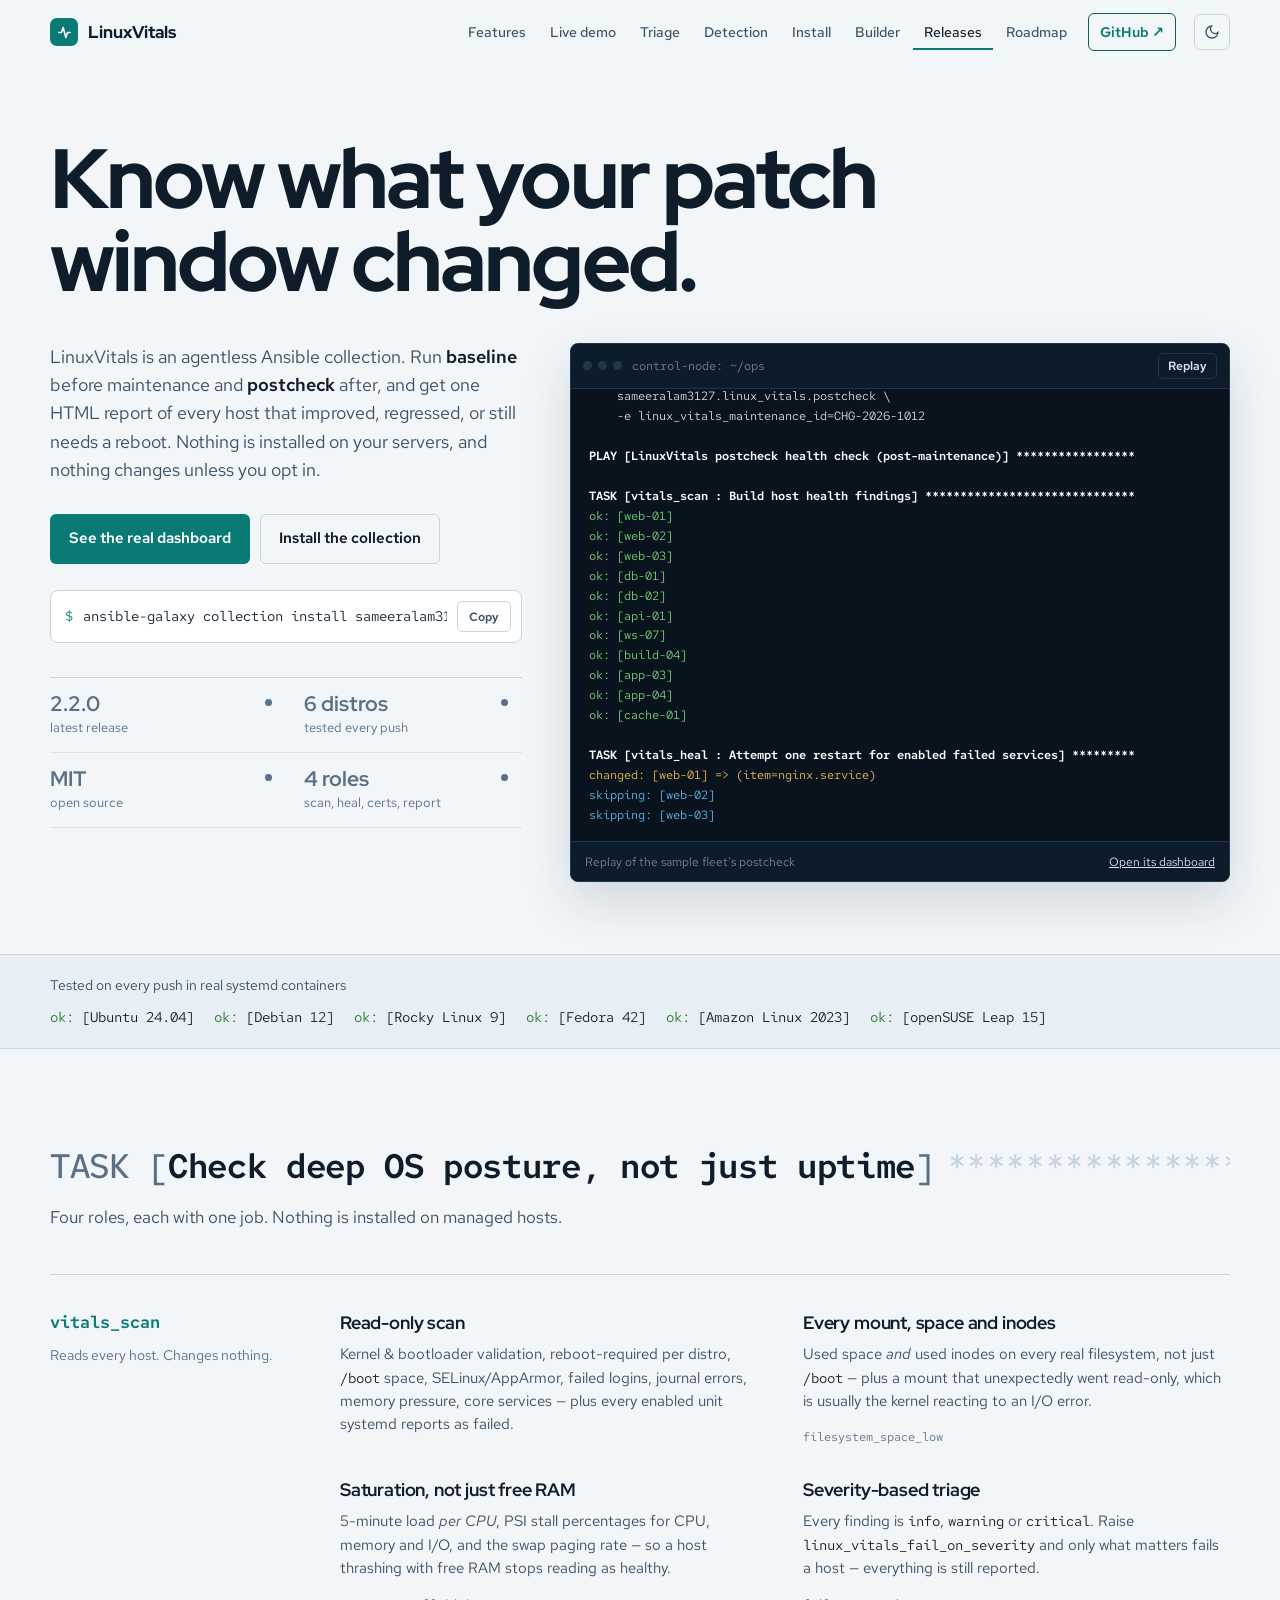
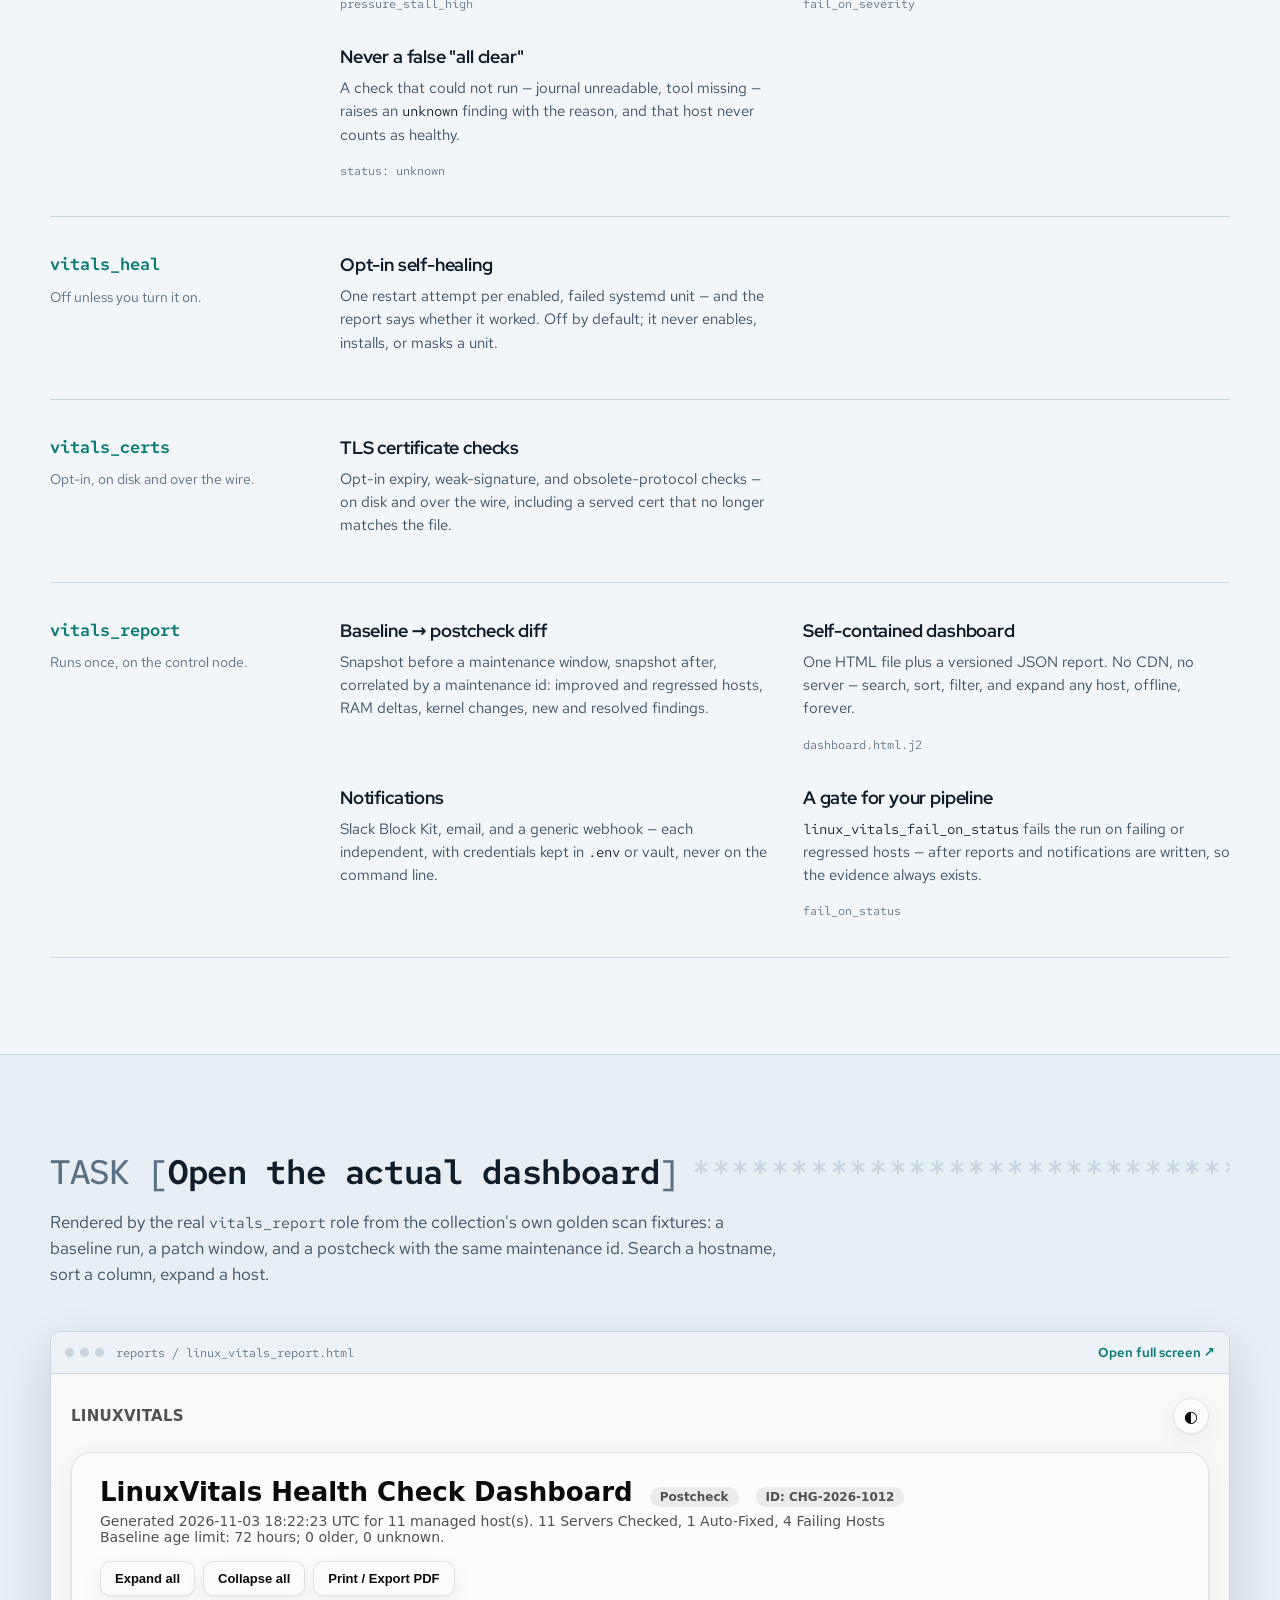
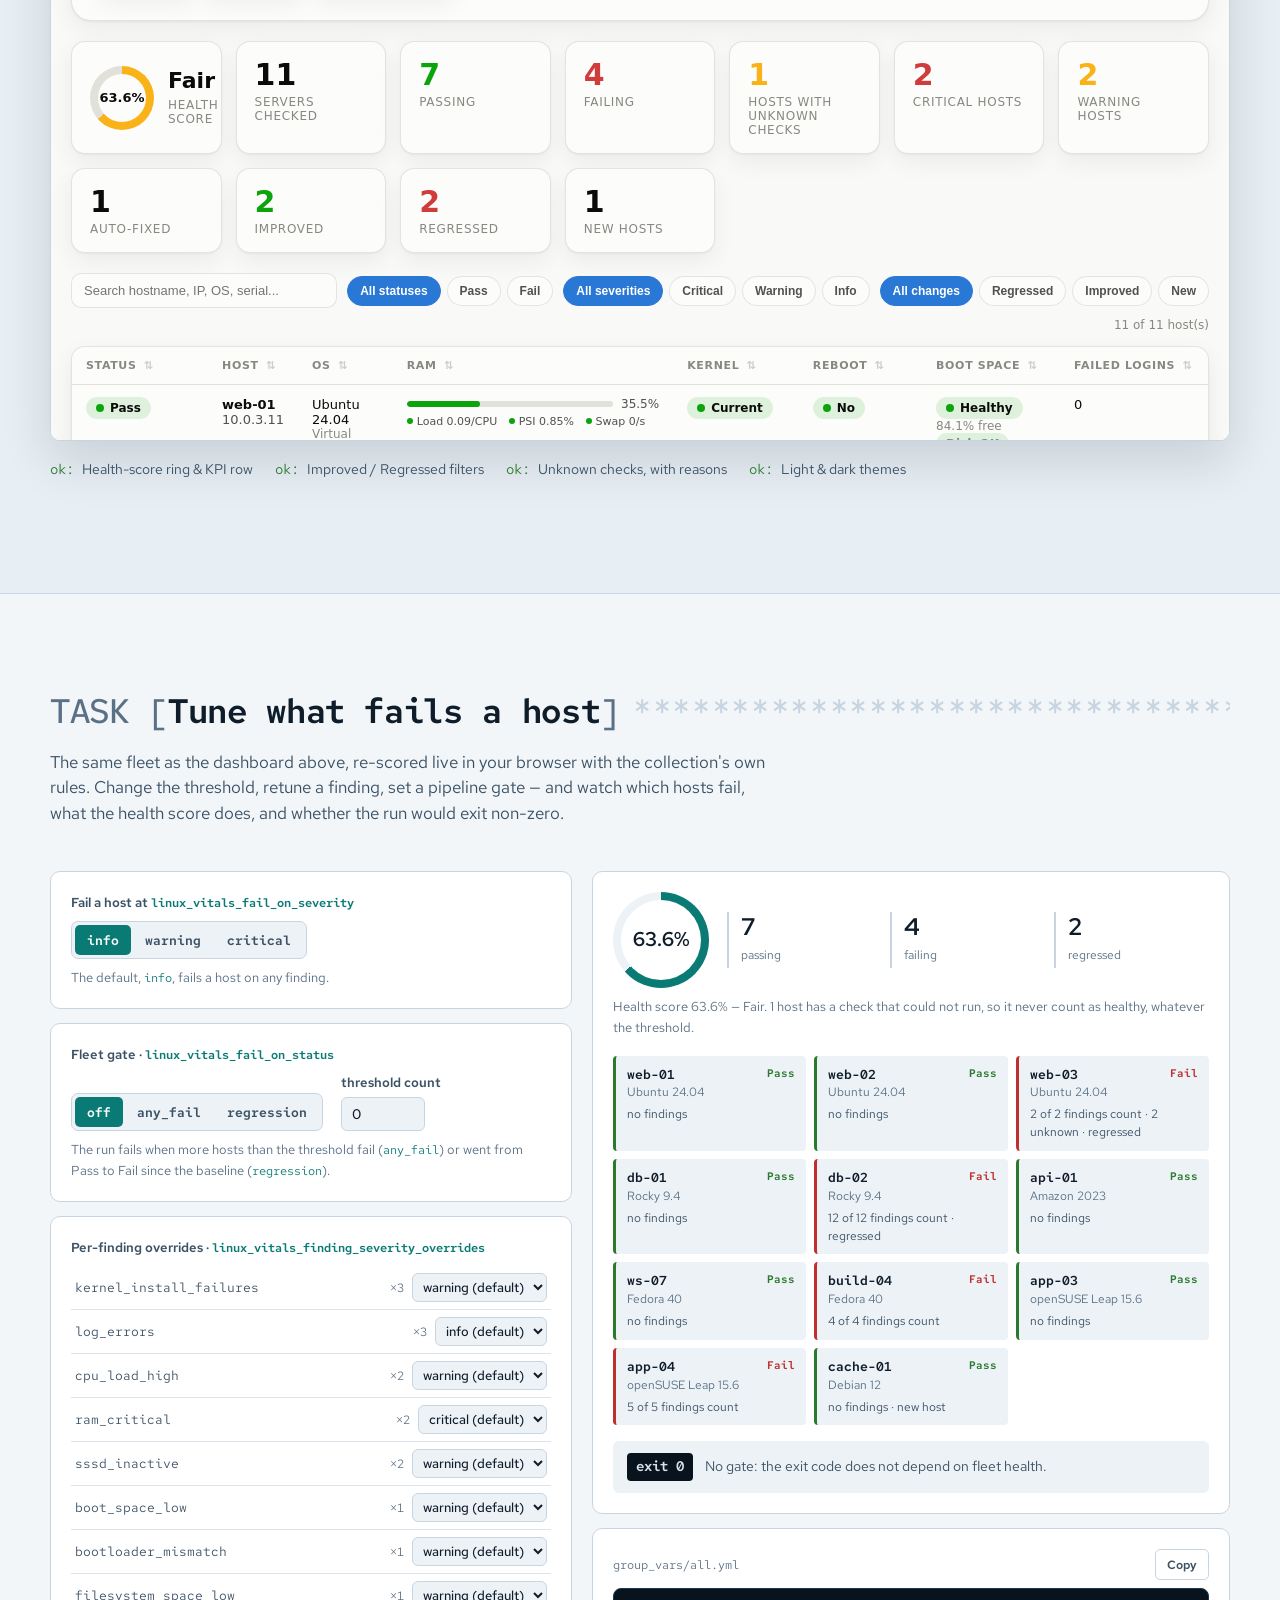
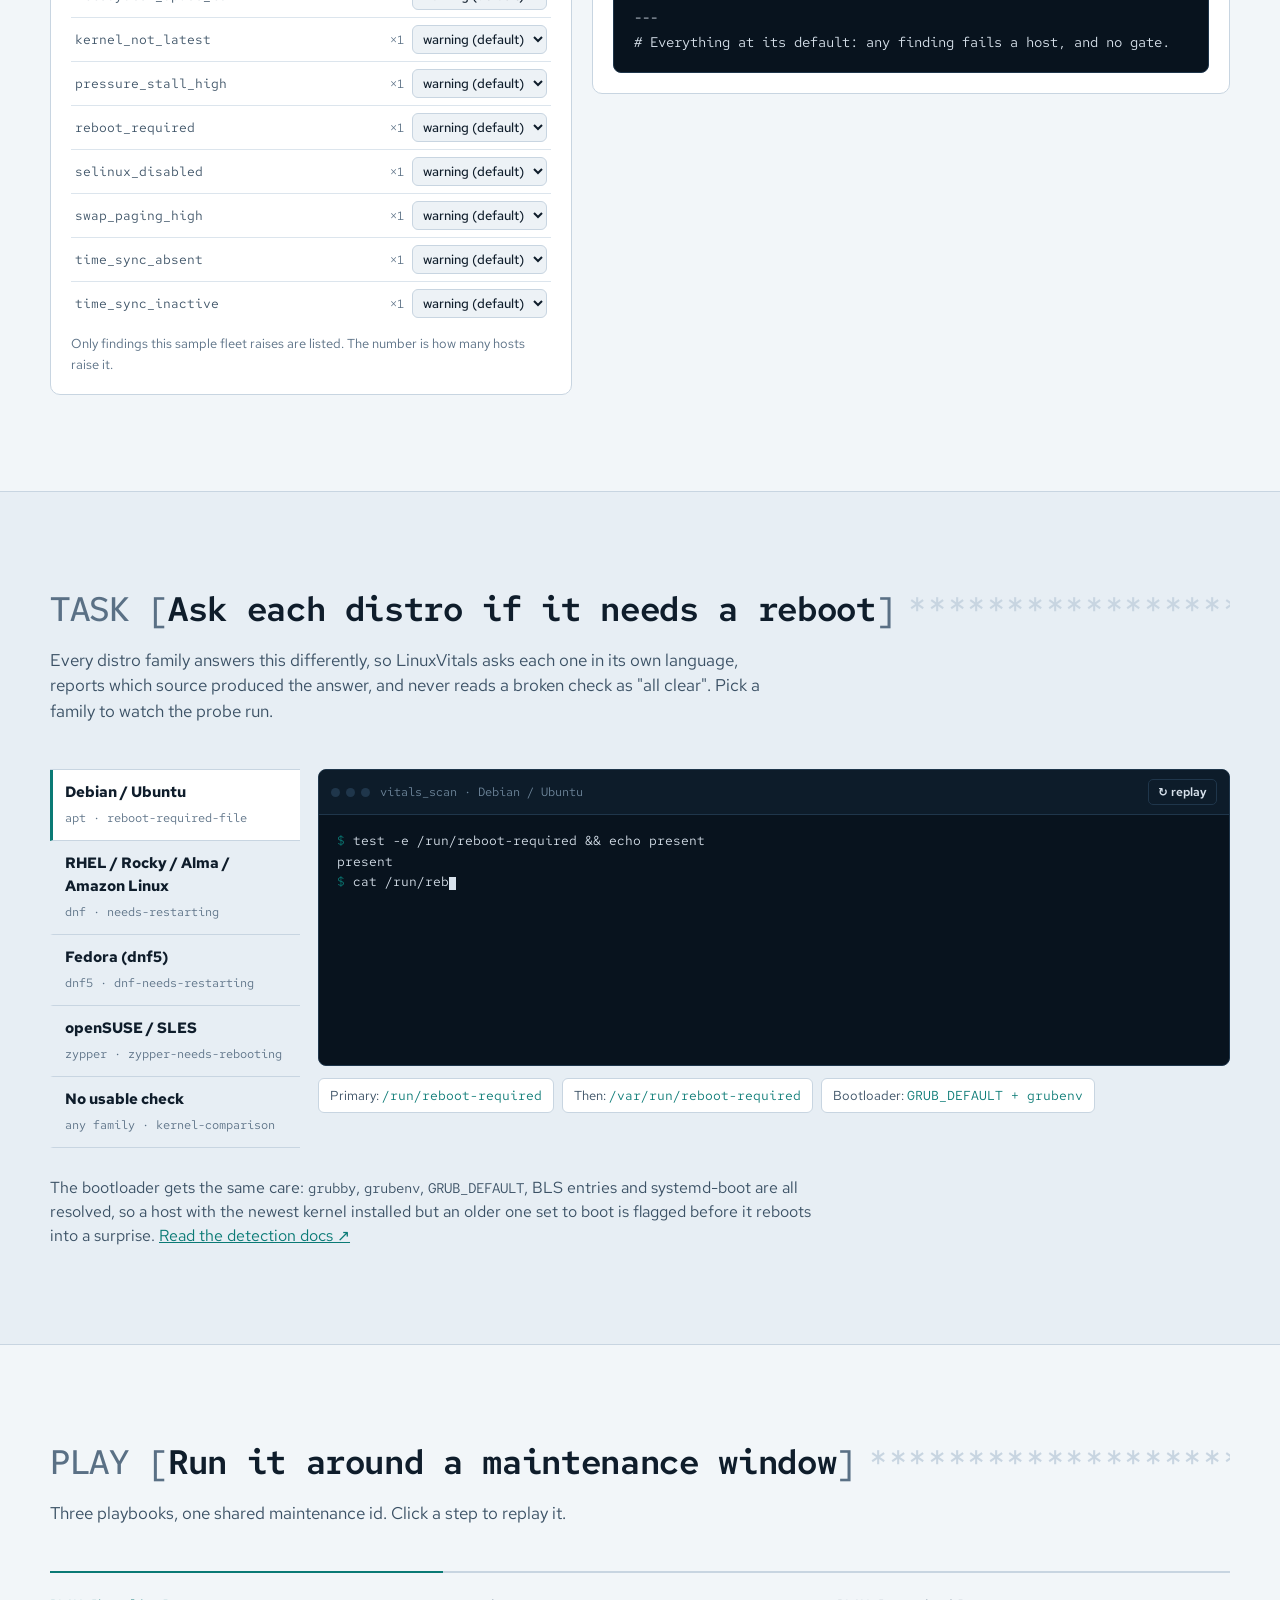
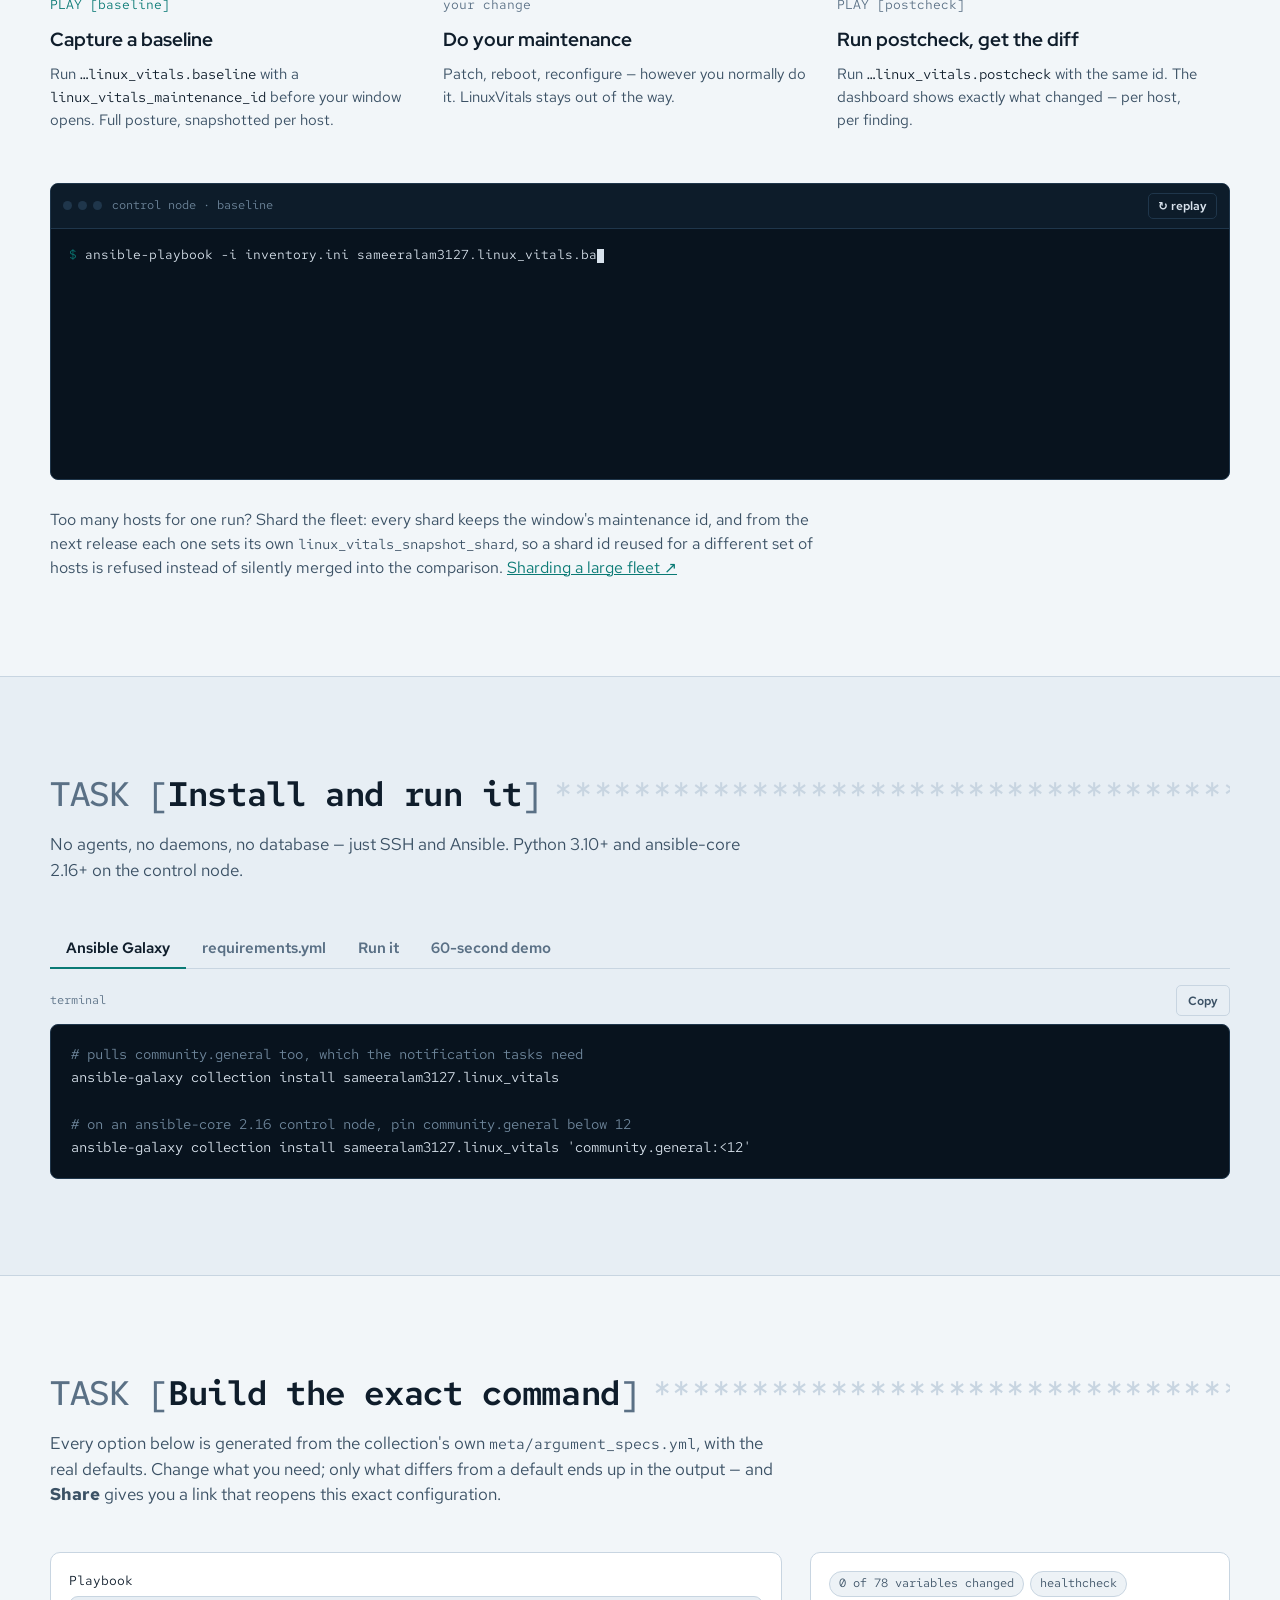
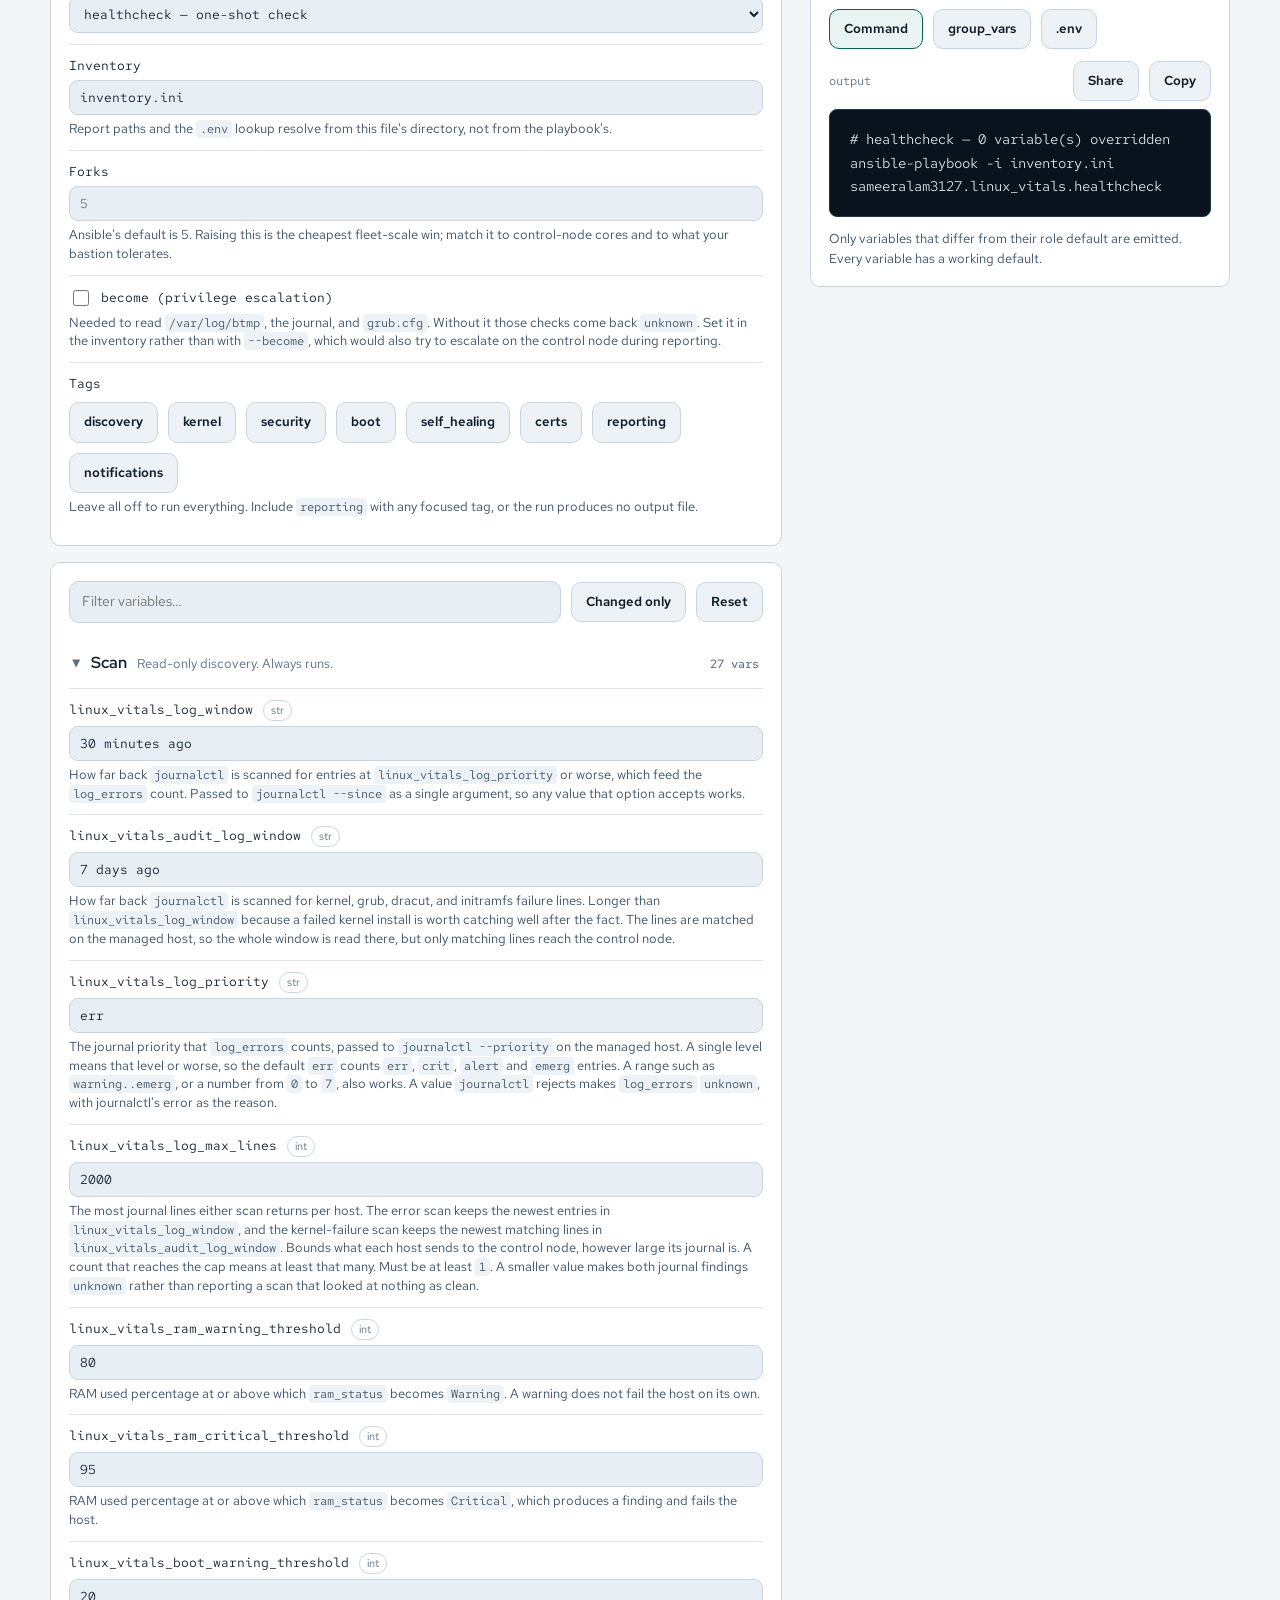
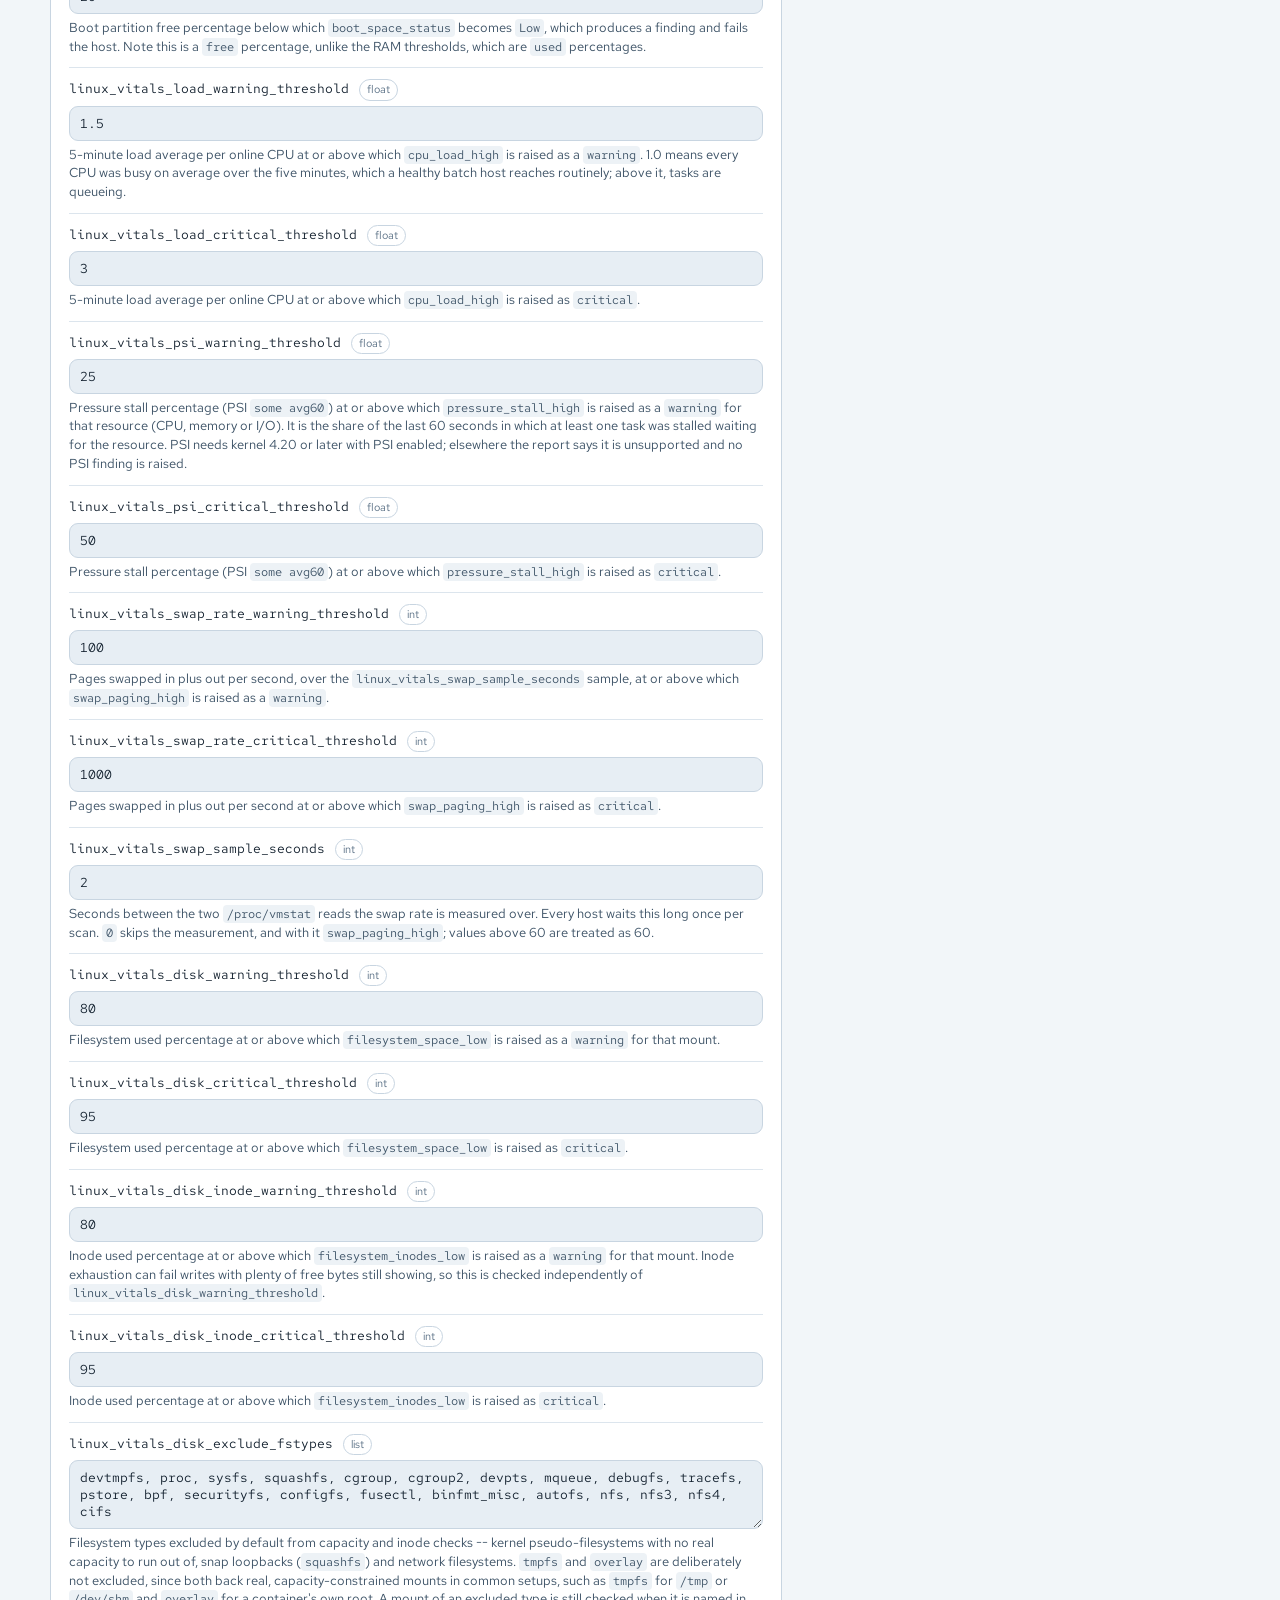
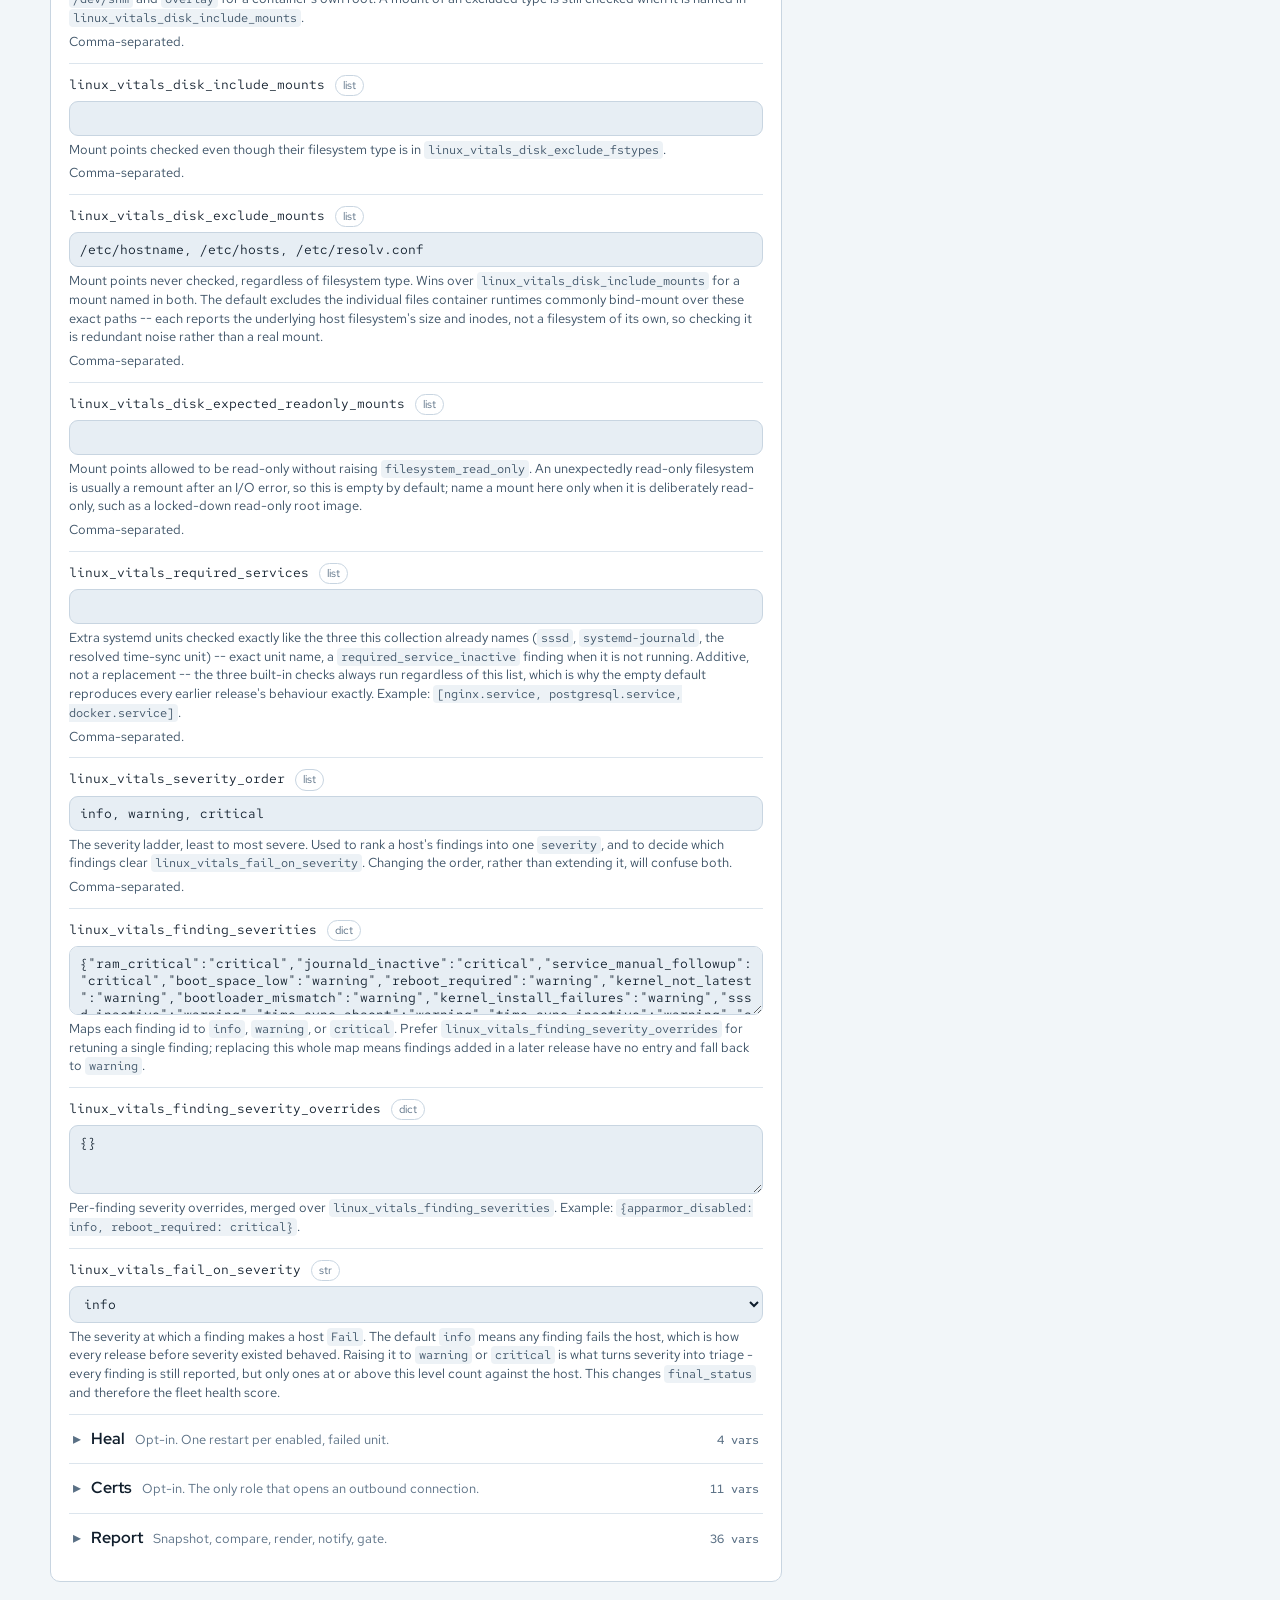
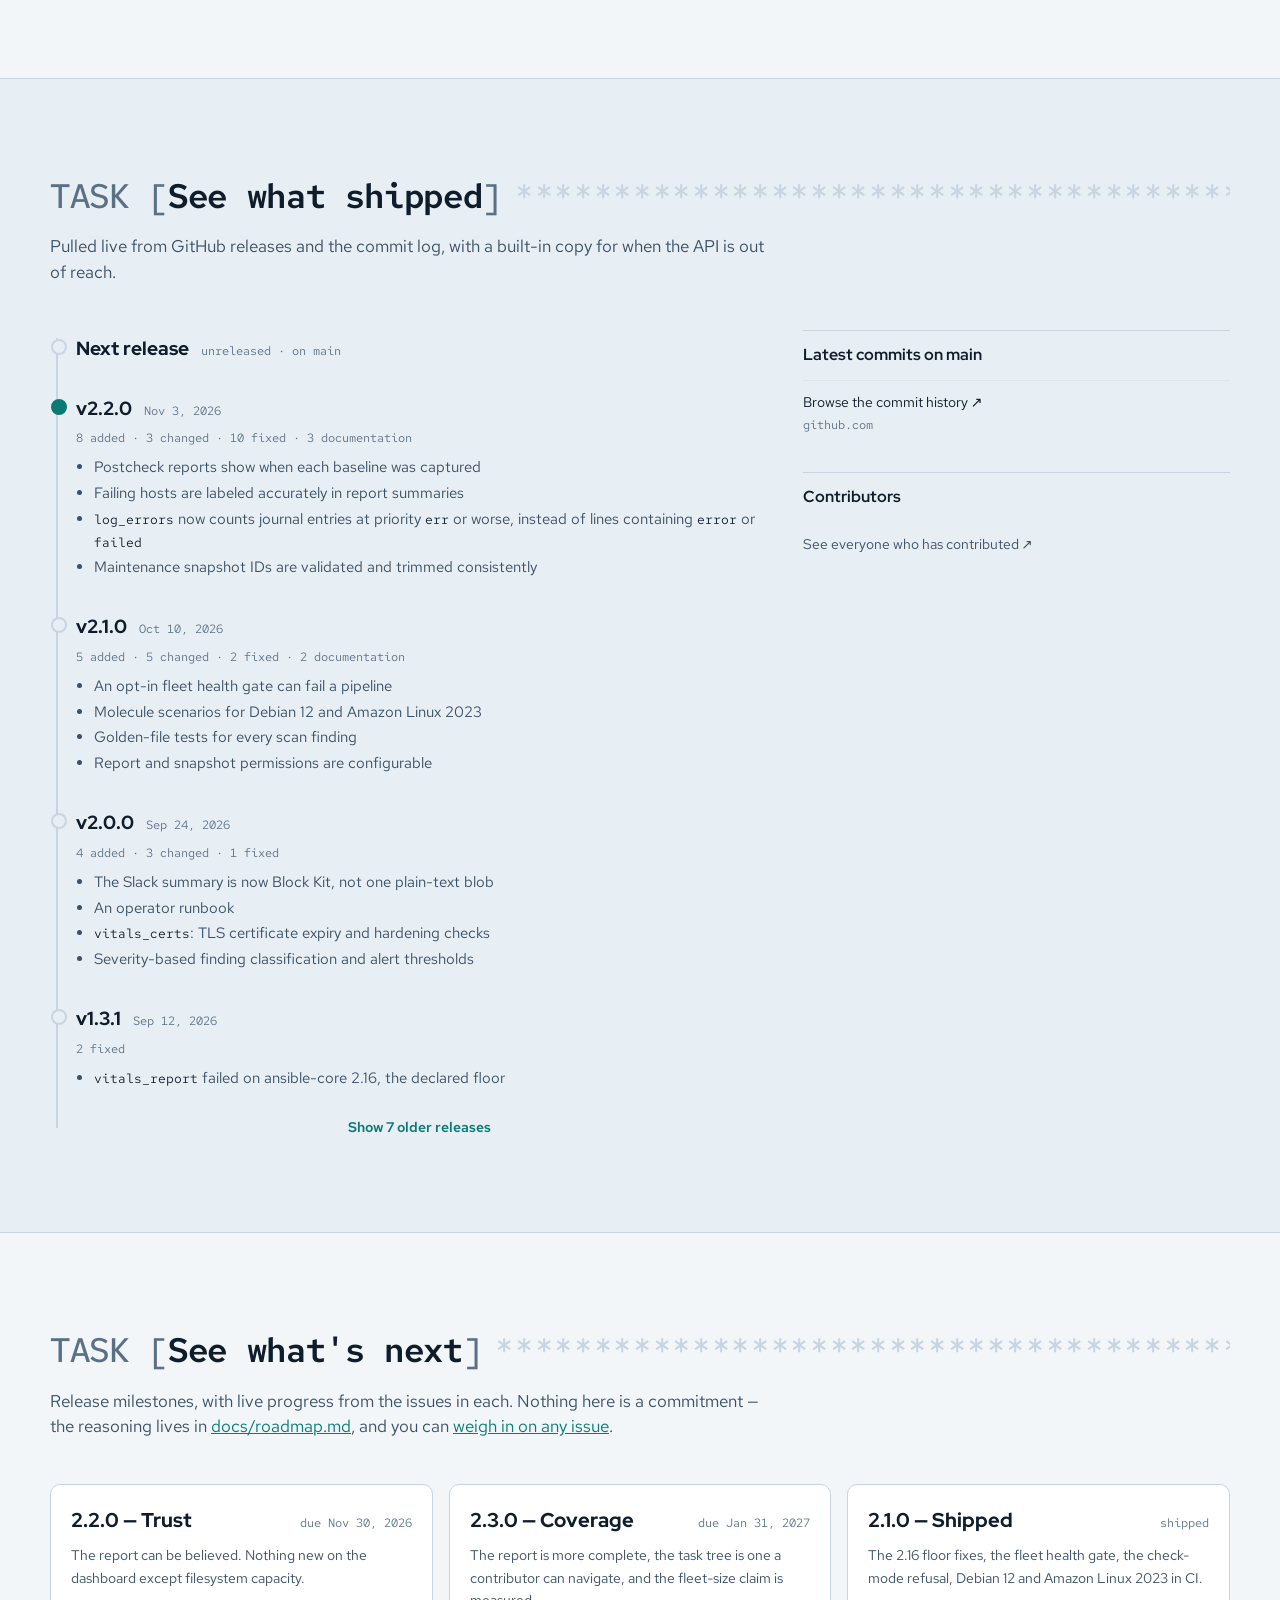
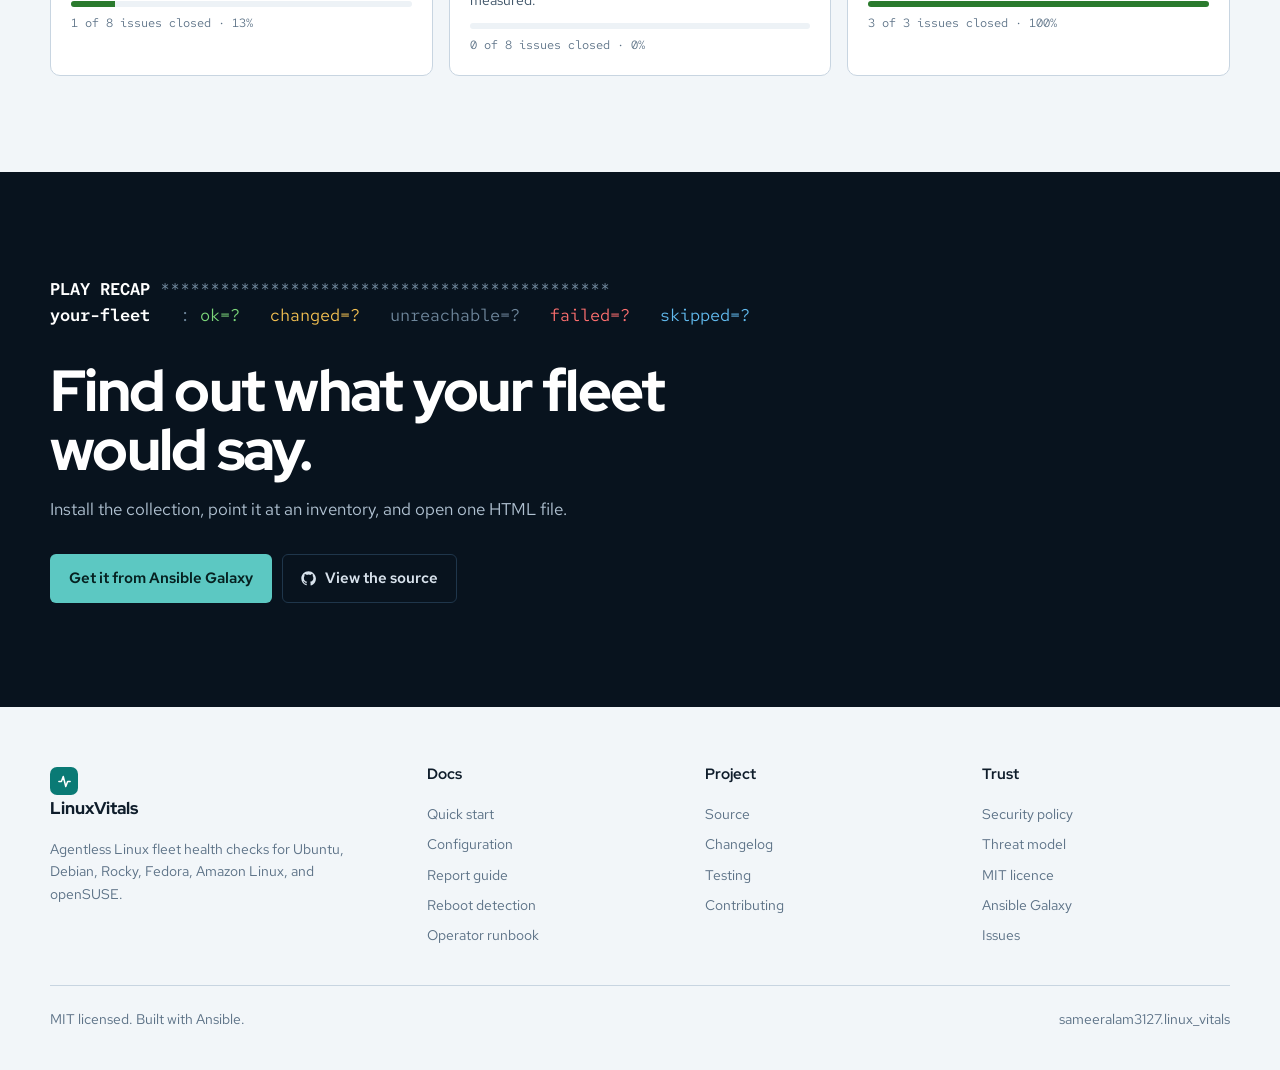
<file: index.html>
<!DOCTYPE html>
<html lang="en" data-theme="dark">
<head>
<meta charset="UTF-8">
<meta name="viewport" content="width=device-width, initial-scale=1.0">
<title>LinuxVitals — Ansible health checks for Linux patch windows</title>
<meta name="description" content="Agentless Ansible health checks for Linux fleets. Compare every host before and after patching and get one HTML report. Install it free from Ansible Galaxy.">
<link rel="canonical" href="https://sameeralam3127.github.io/linux-vitals/">
<meta property="og:type" content="website">
<meta property="og:title" content="LinuxVitals — Ansible health checks for Linux patch windows">
<meta property="og:description" content="Agentless Ansible health checks for Linux fleets. Compare every host before and after patching and get one HTML report. Install it free from Ansible Galaxy.">
<meta property="og:url" content="https://sameeralam3127.github.io/linux-vitals/">
<meta property="og:image" content="https://sameeralam3127.github.io/linux-vitals/assets/og-image.png">
<meta property="og:image:width" content="1200">
<meta property="og:image:height" content="630">
<meta property="og:image:alt" content="LinuxVitals: a postcheck run listing each Linux host as Pass or Fail, with the fleet health score">
<meta property="og:site_name" content="LinuxVitals">
<meta name="twitter:card" content="summary_large_image">
<meta name="twitter:title" content="LinuxVitals — Ansible health checks for Linux patch windows">
<meta name="twitter:description" content="Agentless Ansible health checks for Linux fleets. Compare every host before and after patching and get one HTML report. Install it free from Ansible Galaxy.">
<meta name="twitter:image" content="https://sameeralam3127.github.io/linux-vitals/assets/og-image.png">
<meta name="twitter:image:alt" content="LinuxVitals: a postcheck run listing each Linux host as Pass or Fail, with the fleet health score">
<script type="application/ld+json">
{
  "@context": "https://schema.org",
  "@type": "SoftwareSourceCode",
  "name": "LinuxVitals",
  "alternateName": "sameeralam3127.linux_vitals",
  "description": "Agentless Ansible health checks for Linux fleets. Compare every host before and after patching and get one HTML report. Install it free from Ansible Galaxy.",
  "url": "https://sameeralam3127.github.io/linux-vitals/",
  "image": "https://sameeralam3127.github.io/linux-vitals/assets/og-image.png",
  "codeRepository": "https://github.com/sameeralam3127/linux-vitals",
  "programmingLanguage": "Ansible",
  "runtimePlatform": "ansible-core 2.16 or later",
  "license": "https://opensource.org/licenses/MIT",
  "author": {
    "@type": "Person",
    "name": "Sameer Alam",
    "url": "https://github.com/sameeralam3127"
  },
  "keywords": "Ansible, Ansible collection, Linux health check, patch management, maintenance window, reboot required, fleet monitoring, Ubuntu, Debian, Rocky Linux, Fedora, Amazon Linux, openSUSE",
  "sameAs": [
    "https://galaxy.ansible.com/ui/repo/published/sameeralam3127/linux_vitals/"
  ]
}
</script>
<meta name="color-scheme" content="dark light">
<link rel="icon" href="data:image/svg+xml,%3Csvg xmlns='http://www.w3.org/2000/svg' viewBox='0 0 32 32'%3E%3Crect width='32' height='32' rx='8' fill='%235cc8c2'/%3E%3Cpath d='M6 16h5l3-8 4 16 3-8h5' fill='none' stroke='%23062120' stroke-width='3' stroke-linecap='round' stroke-linejoin='round'/%3E%3C/svg%3E">
<meta name="theme-color" content="#0f1d2b">
<link rel="preconnect" href="https://fonts.googleapis.com">
<link rel="preconnect" href="https://fonts.gstatic.com" crossorigin>
<link href="https://fonts.googleapis.com/css2?family=Red+Hat+Display:wght@500;700;800&family=Red+Hat+Mono:wght@400;500;600&family=Red+Hat+Text:wght@400;500;600&display=swap" rel="stylesheet">
<link rel="stylesheet" href="assets/site.css">
<link rel="stylesheet" href="assets/command-builder.css">
<script>
  /* Set the theme before first paint so a light-mode visitor never sees a dark flash. */
  (function () {
    var t = null;
    try { t = localStorage.getItem("lv-theme"); } catch (e) {}
    if (!t && window.matchMedia && window.matchMedia("(prefers-color-scheme: light)").matches) { t = "light"; }
    if (t) { document.documentElement.setAttribute("data-theme", t); }
  })();
</script>
</head>
<body>
<a class="skip" href="#main">Skip to content</a>
<div class="progress" id="progress" aria-hidden="true"></div>

<header class="nav" id="nav">
  <div class="wrap nav-inner">
    <a class="brand" href="#top">
      <span class="mark" aria-hidden="true">
        <svg width="15" height="15" viewBox="0 0 24 24" fill="none" stroke="currentColor" stroke-width="2.4" stroke-linecap="round" stroke-linejoin="round"><path d="M3 12h4l3-8 4 16 3-8h4"/></svg>
      </span>
      LinuxVitals
    </a>
    <nav class="nav-links" id="nav-links" aria-label="Sections">
      <a href="#features">Features</a>
      <a href="#demo">Live demo</a>
      <a href="#triage">Triage</a>
      <a href="#detection">Detection</a>
      <a href="#install">Install</a>
      <a href="#builder">Builder</a>
      <a href="#releases">Releases</a>
      <a href="#roadmap">Roadmap</a>
      <a class="nav-cta" href="https://github.com/sameeralam3127/linux-vitals">GitHub ↗</a>
    </nav>
    <button class="icon-btn" id="theme-toggle" type="button" aria-label="Switch theme" title="Switch theme">
      <svg id="theme-icon" width="16" height="16" viewBox="0 0 24 24" fill="none" stroke="currentColor" stroke-width="2" stroke-linecap="round"><circle cx="12" cy="12" r="4"/><path d="M12 2v2M12 20v2M4.9 4.9l1.4 1.4M17.7 17.7l1.4 1.4M2 12h2M20 12h2M4.9 19.1l1.4-1.4M17.7 6.3l1.4-1.4"/></svg>
    </button>
    <button class="icon-btn nav-toggle" id="nav-toggle" type="button" aria-label="Menu" aria-expanded="false">
      <svg width="17" height="17" viewBox="0 0 24 24" fill="none" stroke="currentColor" stroke-width="2.2" stroke-linecap="round"><path d="M3 6h18M3 12h18M3 18h18"/></svg>
    </button>
  </div>
</header>

<main id="main">
<div id="top"></div>

<section class="hero">
  <div class="wrap">
    <h1>Know what your patch window changed.<span class="sr-only"> Agentless Linux health checks with Ansible.</span></h1>
    <div class="hero-grid">
      <div class="hero-copy">
        <p class="lede">
          LinuxVitals is an agentless Ansible collection. Run <strong>baseline</strong> before maintenance and
          <strong>postcheck</strong> after, and get one HTML report of every host that improved, regressed,
          or still needs a reboot. Nothing is installed on your servers, and nothing changes unless you opt in.
        </p>

        <div class="cta-row">
          <a class="btn btn-primary" href="#demo">See the real dashboard</a>
          <a class="btn btn-ghost" href="#install">Install the collection</a>
        </div>

        <div class="cmd">
          <span class="prompt">$</span>
          <code id="install-cmd">ansible-galaxy collection install sameeralam3127.linux_vitals</code>
          <button class="copy" data-copy="#install-cmd" type="button">Copy</button>
        </div>

        <div class="stats">
          <div class="stat" data-live="pending" id="stat-version">
            <span class="live-dot" aria-hidden="true"></span>
            <span class="k" id="k-version" data-lv-version>2.2.0</span>
            <span class="v" id="v-version">latest release</span>
          </div>
          <div class="stat" data-live="pending" id="stat-ci">
            <span class="live-dot" aria-hidden="true"></span>
            <span class="k" id="k-ci">6 distros</span>
            <span class="v" id="v-ci">tested every push</span>
          </div>
          <div class="stat" data-live="pending" id="stat-stars">
            <span class="live-dot" aria-hidden="true"></span>
            <span class="k" id="k-stars">MIT</span>
            <span class="v" id="v-stars">open source</span>
          </div>
          <div class="stat" data-live="pending" id="stat-updated">
            <span class="live-dot" aria-hidden="true"></span>
            <span class="k" id="k-updated">4 roles</span>
            <span class="v" id="v-updated">scan, heal, certs, report</span>
          </div>
        </div>
      </div>

      <figure class="term run" aria-label="Replay of a postcheck run against the sample fleet">
        <div class="term-bar"><span class="dots" aria-hidden="true"><i></i><i></i><i></i></span><span>control-node: ~/ops</span><button type="button" id="run-replay">Replay</button></div>
        <pre id="run-log" aria-live="off"></pre>
        <figcaption class="run-foot"><span id="run-caption">Replay of the sample fleet's postcheck</span><a href="#demo">Open its dashboard</a></figcaption>
      </figure>
    </div>
  </div>
</section>

<div class="strip">
  <div class="wrap strip-inner">
    <span class="strip-label">Tested on every push in real systemd containers</span>
    <div class="distros">
      <span class="distro"><span class="tick">ok:</span> [Ubuntu 24.04]</span>
      <span class="distro"><span class="tick">ok:</span> [Debian 12]</span>
      <span class="distro"><span class="tick">ok:</span> [Rocky Linux 9]</span>
      <span class="distro"><span class="tick">ok:</span> [Fedora 42]</span>
      <span class="distro"><span class="tick">ok:</span> [Amazon Linux 2023]</span>
      <span class="distro"><span class="tick">ok:</span> [openSUSE Leap 15]</span>
    </div>
  </div>
</div>

<section id="features">
  <div class="wrap">
    <h2 class="task"><span class="t-kw" data-kw="TASK [" aria-hidden="true"></span><span class="t-name">Check deep OS posture, not just uptime</span><span class="t-kw" data-kw="]" aria-hidden="true"></span><span class="t-stars" aria-hidden="true"></span></h2>
    <p class="sub">Four roles, each with one job. Nothing is installed on managed hosts.</p>

    <div class="roles">
    <div class="role">
      <div class="role-head"><code>vitals_scan</code><p>Reads every host. Changes nothing.</p></div>
      <ul class="role-tasks">
        <li><h3>Read-only scan</h3><p>Kernel &amp; bootloader validation, reboot-required per distro, <code>/boot</code> space, SELinux/AppArmor, failed logins, journal errors, memory pressure, core services — plus every enabled unit systemd reports as failed.</p></li>
        <li><h3>Every mount, space and inodes</h3><p>Used space <em>and</em> used inodes on every real filesystem, not just <code>/boot</code> — plus a mount that unexpectedly went read-only, which is usually the kernel reacting to an I/O error.</p><span class="tag">filesystem_space_low</span></li>
        <li><h3>Saturation, not just free RAM</h3><p>5-minute load <em>per CPU</em>, PSI stall percentages for CPU, memory and I/O, and the swap paging rate — so a host thrashing with free RAM stops reading as healthy.</p><span class="tag">pressure_stall_high</span></li>
        <li><h3>Severity-based triage</h3><p>Every finding is <code>info</code>, <code>warning</code> or <code>critical</code>. Raise <code>linux_vitals_fail_on_severity</code> and only what matters fails a host — everything is still reported.</p><span class="tag">fail_on_severity</span></li>
        <li><h3>Never a false "all clear"</h3><p>A check that could not run — journal unreadable, tool missing — raises an <code>unknown</code> finding with the reason, and that host never counts as healthy.</p><span class="tag">status: unknown</span></li>
      </ul>
    </div>
    <div class="role">
      <div class="role-head"><code>vitals_heal</code><p>Off unless you turn it on.</p></div>
      <ul class="role-tasks">
        <li><h3>Opt-in self-healing</h3><p>One restart attempt per enabled, failed systemd unit — and the report says whether it worked. Off by default; it never enables, installs, or masks a unit.</p></li>
      </ul>
    </div>
    <div class="role">
      <div class="role-head"><code>vitals_certs</code><p>Opt-in, on disk and over the wire.</p></div>
      <ul class="role-tasks">
        <li><h3>TLS certificate checks</h3><p>Opt-in expiry, weak-signature, and obsolete-protocol checks — on disk and over the wire, including a served cert that no longer matches the file.</p></li>
      </ul>
    </div>
    <div class="role">
      <div class="role-head"><code>vitals_report</code><p>Runs once, on the control node.</p></div>
      <ul class="role-tasks">
        <li><h3>Baseline → postcheck diff</h3><p>Snapshot before a maintenance window, snapshot after, correlated by a maintenance id: improved and regressed hosts, RAM deltas, kernel changes, new and resolved findings.</p></li>
        <li><h3>Self-contained dashboard</h3><p>One HTML file plus a versioned JSON report. No CDN, no server — search, sort, filter, and expand any host, offline, forever.</p><span class="tag">dashboard.html.j2</span></li>
        <li><h3>Notifications</h3><p>Slack Block Kit, email, and a generic webhook — each independent, with credentials kept in <code>.env</code> or vault, never on the command line.</p></li>
        <li><h3>A gate for your pipeline</h3><p><code>linux_vitals_fail_on_status</code> fails the run on failing or regressed hosts — after reports and notifications are written, so the evidence always exists.</p><span class="tag">fail_on_status</span></li>
      </ul>
    </div>
    </div>
  </div>
</section>

<section id="demo" class="tint">
  <div class="wrap">
    <h2 class="task"><span class="t-kw" data-kw="TASK [" aria-hidden="true"></span><span class="t-name">Open the actual dashboard</span><span class="t-kw" data-kw="]" aria-hidden="true"></span><span class="t-stars" aria-hidden="true"></span></h2>
    <p class="sub">Rendered by the real <code>vitals_report</code> role from the collection's own golden scan fixtures: a baseline run, a patch window, and a postcheck with the same maintenance id. Search a hostname, sort a column, expand a host.</p>

    <div class="browser">
      <div class="browser-bar">
        <span class="dots" aria-hidden="true"><i></i><i></i><i></i></span>
        <span class="browser-url">reports / linux_vitals_report.html</span>
        <a class="browser-open" href="assets/demo-dashboard.html" target="_blank" rel="noopener">Open full screen ↗</a>
      </div>
      <iframe id="dashboard-frame" title="LinuxVitals dashboard demo" loading="lazy" src="assets/demo-dashboard.html"></iframe>
    </div>

    <ul class="demo-notes" id="demo-notes">
      <li class="note">Health-score ring &amp; KPI row</li>
      <li class="note">Improved / Regressed filters</li>
      <li class="note">Unknown checks, with reasons</li>
      <li class="note">Light &amp; dark themes</li>
    </ul>
  </div>
</section>

<section id="triage">
  <div class="wrap">
    <h2 class="task"><span class="t-kw" data-kw="TASK [" aria-hidden="true"></span><span class="t-name">Tune what fails a host</span><span class="t-kw" data-kw="]" aria-hidden="true"></span><span class="t-stars" aria-hidden="true"></span></h2>
    <p class="sub">The same fleet as the dashboard above, re-scored live in your browser with the collection's own rules. Change the threshold, retune a finding, set a pipeline gate — and watch which hosts fail, what the health score does, and whether the run would exit non-zero.</p>

    <div class="tp">
      <div>
        <div class="tp-panel">
          <span class="tp-label">Fail a host at <code>linux_vitals_fail_on_severity</code></span>
          <div class="seg" id="tp-threshold" role="group" aria-label="Fail on severity">
            <button type="button" data-v="info" aria-pressed="true">info</button>
            <button type="button" data-v="warning" aria-pressed="false">warning</button>
            <button type="button" data-v="critical" aria-pressed="false">critical</button>
          </div>
          <p class="tp-help">The default, <code>info</code>, fails a host on any finding.</p>
        </div>

        <div class="tp-panel">
          <span class="tp-label">Fleet gate · <code>linux_vitals_fail_on_status</code></span>
          <div class="tp-row">
            <div>
              <div class="seg" id="tp-gate" role="group" aria-label="Fail on status">
                <button type="button" data-v="" aria-pressed="true">off</button>
                <button type="button" data-v="any_fail" aria-pressed="false">any_fail</button>
                <button type="button" data-v="regression" aria-pressed="false">regression</button>
              </div>
            </div>
            <div>
              <label class="tp-label" for="tp-count" style="margin-bottom:4px">threshold count</label>
              <input type="number" id="tp-count" min="0" value="0">
            </div>
          </div>
          <p class="tp-help">The run fails when more hosts than the threshold fail (<code>any_fail</code>) or went from Pass to Fail since the baseline (<code>regression</code>).</p>
        </div>

        <div class="tp-panel">
          <span class="tp-label">Per-finding overrides · <code>linux_vitals_finding_severity_overrides</code></span>
          <table class="ov"><tbody id="tp-overrides"></tbody></table>
          <p class="tp-help">Only findings this sample fleet raises are listed. The number is how many hosts raise it.</p>
        </div>
      </div>

      <div>
        <div class="tp-panel">
          <div class="tp-score">
            <div class="ring" id="tp-ring" style="--pct: 0"><span id="tp-pct">0%</span></div>
            <div class="tp-kpis">
              <div class="tp-kpi"><b id="tp-pass">0</b><span>passing</span></div>
              <div class="tp-kpi"><b id="tp-fail">0</b><span>failing</span></div>
              <div class="tp-kpi"><b id="tp-reg">0</b><span>regressed</span></div>
            </div>
          </div>
          <p class="tp-help" id="tp-band"></p>
          <div class="hosts" id="tp-hosts"></div>
          <div class="gate" id="tp-gate-out" data-state="off"></div>
        </div>
        <div class="tp-panel">
          <div class="code-head"><span class="fname">group_vars/all.yml</span><button class="copy" data-copy="#tp-yaml" type="button">Copy</button></div>
          <pre class="code" id="tp-yaml"></pre>
        </div>
      </div>
    </div>
  </div>
</section>

<section id="detection" class="tint">
  <div class="wrap">
    <h2 class="task"><span class="t-kw" data-kw="TASK [" aria-hidden="true"></span><span class="t-name">Ask each distro if it needs a reboot</span><span class="t-kw" data-kw="]" aria-hidden="true"></span><span class="t-stars" aria-hidden="true"></span></h2>
    <p class="sub">
      Every distro family answers this differently, so LinuxVitals asks each one in its own language, reports which source produced the answer, and never
      reads a broken check as "all clear". Pick a family to watch the probe run.
    </p>

    <div class="dx">
      <div class="dx-list" id="dx-list" role="tablist" aria-label="Distribution family"></div>
      <div>
        <div class="term">
          <div class="term-bar"><span class="dots" aria-hidden="true"><i></i><i></i><i></i></span><span id="dx-title">vitals_scan</span><button type="button" id="dx-replay">↻ replay</button></div>
          <pre id="dx-term" aria-live="off"></pre>
        </div>
        <div class="dx-facts" id="dx-facts"></div>
      </div>
    </div>

    <p class="aside">
      The bootloader gets the same care: <code>grubby</code>, <code>grubenv</code>, <code>GRUB_DEFAULT</code>, BLS entries and
      systemd-boot are all resolved, so a host with the newest kernel installed but an older one set to boot is flagged before it reboots into a surprise.
      <a href="https://github.com/sameeralam3127/linux-vitals/blob/main/docs/kernel-reboot-detection.md">Read the detection docs ↗</a>
    </p>
  </div>
</section>

<section id="workflow">
  <div class="wrap">
    <h2 class="task"><span class="t-kw" data-kw="PLAY [" aria-hidden="true"></span><span class="t-name">Run it around a maintenance window</span><span class="t-kw" data-kw="]" aria-hidden="true"></span><span class="t-stars" aria-hidden="true"></span></h2>
    <p class="sub">Three playbooks, one shared maintenance id. Click a step to replay it.</p>

    <div class="steps" id="wf-steps">
      <div class="step" role="button" tabindex="0" aria-pressed="true" data-step="baseline">
        <span class="num">PLAY [baseline]</span>
        <h3>Capture a baseline</h3>
        <p>Run <code>…linux_vitals.baseline</code> with a <code>linux_vitals_maintenance_id</code> before your window opens. Full posture, snapshotted per host.</p>
      </div>
      <div class="step" role="button" tabindex="0" aria-pressed="false" data-step="patch">
        <span class="num">your change</span>
        <h3>Do your maintenance</h3>
        <p>Patch, reboot, reconfigure — however you normally do it. LinuxVitals stays out of the way.</p>
      </div>
      <div class="step" role="button" tabindex="0" aria-pressed="false" data-step="postcheck">
        <span class="num">PLAY [postcheck]</span>
        <h3>Run postcheck, get the diff</h3>
        <p>Run <code>…linux_vitals.postcheck</code> with the same id. The dashboard shows exactly what changed — per host, per finding.</p>
      </div>
    </div>

    <div class="term wf-term">
      <div class="term-bar"><span class="dots" aria-hidden="true"><i></i><i></i><i></i></span><span id="wf-title">control node</span><button type="button" id="wf-replay">↻ replay</button></div>
      <pre id="wf-term" aria-live="off"></pre>
    </div>

    <p class="aside">
      Too many hosts for one run? Shard the fleet: every shard keeps the window's maintenance id, and from the next release
      each one sets its own <code>linux_vitals_snapshot_shard</code>, so a shard id reused for a different set of hosts is refused
      instead of silently merged into the comparison.
      <a href="https://github.com/sameeralam3127/linux-vitals/blob/main/docs/performance.md#sharding-a-large-fleet">Sharding a large fleet ↗</a>
    </p>
  </div>
</section>

<section id="install" class="tint">
  <div class="wrap">
    <h2 class="task"><span class="t-kw" data-kw="TASK [" aria-hidden="true"></span><span class="t-name">Install and run it</span><span class="t-kw" data-kw="]" aria-hidden="true"></span><span class="t-stars" aria-hidden="true"></span></h2>
    <p class="sub">No agents, no daemons, no database — just SSH and Ansible. Python 3.10+ and ansible-core 2.16+ on the control node.</p>

    <div>
      <div class="tabs" role="tablist" aria-label="Installation methods">
        <button class="tab" role="tab" aria-selected="true" aria-controls="p-galaxy" id="t-galaxy">Ansible Galaxy</button>
        <button class="tab" role="tab" aria-selected="false" aria-controls="p-req" id="t-req">requirements.yml</button>
        <button class="tab" role="tab" aria-selected="false" aria-controls="p-run" id="t-run">Run it</button>
        <button class="tab" role="tab" aria-selected="false" aria-controls="p-demo" id="t-demo">60-second demo</button>
      </div>

      <div class="panel active" id="p-galaxy" role="tabpanel" aria-labelledby="t-galaxy">
        <div class="code-head"><span class="fname">terminal</span><button class="copy" data-copy="#c-galaxy" type="button">Copy</button></div>
        <pre class="code" id="c-galaxy"><span class="c"># pulls community.general too, which the notification tasks need</span>
ansible-galaxy collection install sameeralam3127.linux_vitals

<span class="c"># on an ansible-core 2.16 control node, pin community.general below 12</span>
ansible-galaxy collection install sameeralam3127.linux_vitals 'community.general:&lt;12'</pre>
      </div>

      <div class="panel" id="p-req" role="tabpanel" aria-labelledby="t-req">
        <div class="code-head"><span class="fname">requirements.yml</span><button class="copy" data-copy="#c-req" type="button">Copy</button></div>
        <pre class="code" id="c-req"><span class="k">collections</span>:
  - <span class="k">name</span>: sameeralam3127.linux_vitals
    <span class="k">version</span>: <span class="c">"&gt;=<span data-lv-version-bare>2.2.0</span>"</span></pre>
      </div>

      <div class="panel" id="p-run" role="tabpanel" aria-labelledby="t-run">
        <div class="code-head"><span class="fname">terminal</span><button class="copy" data-copy="#c-run" type="button">Copy</button></div>
        <pre class="code" id="c-run"><span class="c"># one-shot health check across the fleet</span>
ansible-playbook -i inventory.ini sameeralam3127.linux_vitals.healthcheck

<span class="c"># before a maintenance window</span>
ansible-playbook -i inventory.ini sameeralam3127.linux_vitals.baseline \
  -e linux_vitals_maintenance_id=<span class="mid">CHG-2026-1012</span>

<span class="c"># after it, for the before/after diff</span>
ansible-playbook -i inventory.ini sameeralam3127.linux_vitals.postcheck \
  -e linux_vitals_maintenance_id=<span class="mid">CHG-2026-1012</span></pre>
      </div>

      <div class="panel" id="p-demo" role="tabpanel" aria-labelledby="t-demo">
        <div class="code-head"><span class="fname">terminal · needs Docker and ansible-core</span><button class="copy" data-copy="#c-demo" type="button">Copy</button></div>
        <pre class="code" id="c-demo"><span class="c"># Ubuntu, Rocky and Fedora containers: healthy, broken on purpose, healed</span>
git clone https://github.com/sameeralam3127/linux-vitals
cd linux-vitals/demo &amp;&amp; ./run.sh

<span class="c"># remove every trace of it</span>
./run.sh clean</pre>
      </div>
    </div>
  </div>
</section>

<section id="builder">
  <div class="wrap">
    <h2 class="task"><span class="t-kw" data-kw="TASK [" aria-hidden="true"></span><span class="t-name">Build the exact command</span><span class="t-kw" data-kw="]" aria-hidden="true"></span><span class="t-stars" aria-hidden="true"></span></h2>
    <p class="sub" id="cb-intro">Every option below is generated from the collection's own <code>meta/argument_specs.yml</code>, with the real defaults. Change what you need; only what differs from a default ends up in the output — and <strong>Share</strong> gives you a link that reopens this exact configuration.</p>

    <div class="cb">
      <div>
        <div class="cb-panel">
          <div class="cb-field" style="border-top:0;padding-top:0">
            <div class="cb-field-head"><label for="cb-playbook">Playbook</label></div>
            <select id="cb-playbook">
              <option value="healthcheck">healthcheck &mdash; one-shot check</option>
              <option value="baseline">baseline &mdash; before a maintenance window</option>
              <option value="postcheck">postcheck &mdash; after it, with the before/after diff</option>
            </select>
          </div>
          <div class="cb-field">
            <div class="cb-field-head"><label for="cb-inventory">Inventory</label></div>
            <input type="text" id="cb-inventory" value="inventory.ini">
            <p class="cb-help">Report paths and the <code>.env</code> lookup resolve from this file's directory, not from the playbook's.</p>
          </div>
          <div class="cb-field" id="cb-maintenance-row" style="display:none">
            <div class="cb-field-head"><label for="cb-maintenance">Maintenance ID</label></div>
            <input type="text" id="cb-maintenance" placeholder="CHG-2026-1012">
            <p class="cb-help">Pass the same id to <code>baseline</code> and <code>postcheck</code> to get the comparison.</p>
          </div>
          <div class="cb-field">
            <div class="cb-field-head"><label for="cb-forks">Forks</label></div>
            <input type="number" id="cb-forks" placeholder="5" min="1">
            <p class="cb-help">Ansible's default is 5. Raising this is the cheapest fleet-scale win; match it to control-node cores and to what your bastion tolerates.</p>
          </div>
          <div class="cb-field">
            <div class="cb-check"><input type="checkbox" id="cb-become"><label for="cb-become">become (privilege escalation)</label></div>
            <p class="cb-help">Needed to read <code>/var/log/btmp</code>, the journal, and <code>grub.cfg</code>. Without it those checks come back <code>unknown</code>. Set it in the inventory rather than with <code>--become</code>, which would also try to escalate on the control node during reporting.</p>
          </div>
          <div class="cb-field">
            <div class="cb-field-head"><label>Tags</label></div>
            <div class="cb-toolbar" id="cb-tags" style="margin:4px 0 0"></div>
            <p class="cb-help">Leave all off to run everything. Include <code>reporting</code> with any focused tag, or the run produces no output file.</p>
          </div>
        </div>

        <div class="cb-panel">
          <div class="cb-toolbar">
            <input type="search" class="cb-search" id="cb-search" placeholder="Filter variables…" aria-label="Filter variables">
            <button type="button" class="cb-btn" id="cb-only-changed" aria-pressed="false">Changed only</button>
            <button type="button" class="cb-btn" id="cb-reset">Reset</button>
          </div>
          <div id="cb-form"></div>
        </div>
      </div>

      <div class="cb-out">
        <div class="cb-panel">
          <div class="cb-summary" id="cb-chips"></div>
          <div class="cb-toolbar" style="margin-bottom:12px">
            <button type="button" class="cb-btn" data-view="cli" aria-pressed="true">Command</button>
            <button type="button" class="cb-btn" data-view="yaml" aria-pressed="false">group_vars</button>
            <button type="button" class="cb-btn" data-view="env" aria-pressed="false">.env</button>
          </div>
          <div class="code-head"><span class="fname">output</span><button class="cb-btn" id="cb-share" type="button" title="Copy a link to this configuration (credentials are never included)">Share</button><button class="cb-btn" id="cb-copy" type="button">Copy</button></div>
          <pre class="code" id="cb-output"></pre>
          <p class="cb-note" id="cb-note"></p>
        </div>
      </div>
    </div>
  </div>
</section>

<section id="releases" class="tint">
  <div class="wrap">
    <h2 class="task"><span class="t-kw" data-kw="TASK [" aria-hidden="true"></span><span class="t-name">See what shipped</span><span class="t-kw" data-kw="]" aria-hidden="true"></span><span class="t-stars" aria-hidden="true"></span></h2>
    <p class="sub">Pulled live from GitHub releases and the commit log, with a built-in copy for when the API is out of reach.</p>

    <div class="cols">
      <div class="tl" id="tl"></div>
      <div>
        <div class="feed" id="feed">
          <h3><span>Latest commits on main</span><span id="feed-ci"></span></h3>
          <div id="feed-list"><a href="https://github.com/sameeralam3127/linux-vitals/commits/main">Browse the commit history ↗<span class="meta">github.com</span></a></div>
        </div>
        <div class="feed">
          <h3><span>Contributors</span></h3>
          <div class="avatars" id="avatars"><a href="https://github.com/sameeralam3127/linux-vitals/graphs/contributors" style="font-size:.85rem;color:var(--ink-2);text-decoration:none">See everyone who has contributed ↗</a></div>
        </div>
      </div>
    </div>
  </div>
</section>

<section id="roadmap">
  <div class="wrap">
    <h2 class="task"><span class="t-kw" data-kw="TASK [" aria-hidden="true"></span><span class="t-name">See what's next</span><span class="t-kw" data-kw="]" aria-hidden="true"></span><span class="t-stars" aria-hidden="true"></span></h2>
    <p class="sub">
      Release milestones, with live progress from the issues in each. Nothing here is a commitment —
      the reasoning lives in <a href="https://github.com/sameeralam3127/linux-vitals/blob/main/docs/roadmap.md">docs/roadmap.md</a>,
      and you can <a href="https://github.com/sameeralam3127/linux-vitals/issues">weigh in on any issue</a>.
    </p>

    <div class="road" id="roadmap-list"></div>
  </div>
</section>

<section class="recap">
  <div class="wrap">
    <p class="recap-line" aria-hidden="true"><b>PLAY RECAP</b> *********************************************
<b>your-fleet</b>   : <span class="g">ok=?</span>   <span class="y">changed=?</span>   unreachable=?   <span class="r">failed=?</span>   <span class="c">skipped=?</span></p>
    <h2>Find out what your fleet would say.</h2>
    <p>Install the collection, point it at an inventory, and open one HTML file.</p>
    <div class="cta-row">
      <a class="btn btn-primary" href="https://galaxy.ansible.com/ui/repo/published/sameeralam3127/linux_vitals/">Get it from Ansible Galaxy</a>
      <a class="btn btn-ghost" href="https://github.com/sameeralam3127/linux-vitals">
        <svg width="15" height="15" viewBox="0 0 24 24" fill="currentColor" aria-hidden="true"><path d="M12 .5C5.7.5.5 5.7.5 12c0 5.1 3.3 9.4 7.8 10.9.6.1.8-.2.8-.6v-2c-3.2.7-3.9-1.5-3.9-1.5-.5-1.3-1.3-1.7-1.3-1.7-1-.7.1-.7.1-.7 1.2.1 1.8 1.2 1.8 1.2 1 1.8 2.7 1.3 3.4 1 .1-.8.4-1.3.7-1.6-2.6-.3-5.3-1.3-5.3-5.8 0-1.3.5-2.3 1.2-3.1-.1-.3-.5-1.5.1-3.1 0 0 1-.3 3.3 1.2a11.4 11.4 0 0 1 6 0C17.5 4.7 18.5 5 18.5 5c.6 1.6.2 2.8.1 3.1.8.8 1.2 1.8 1.2 3.1 0 4.5-2.7 5.5-5.3 5.8.4.4.8 1.1.8 2.2v3.3c0 .4.2.7.8.6 4.6-1.5 7.8-5.8 7.8-10.9C23.5 5.7 18.3.5 12 .5z"/></svg>
        View the source
      </a>
    </div>
  </div>
</section>
</main>
<footer>
  <div class="wrap">
    <div class="foot-grid">
      <div>
        <a class="brand" href="#top" style="margin-bottom: 12px;">
          <span class="mark" aria-hidden="true">
            <svg width="15" height="15" viewBox="0 0 24 24" fill="none" stroke="currentColor" stroke-width="2.4" stroke-linecap="round" stroke-linejoin="round"><path d="M3 12h4l3-8 4 16 3-8h4"/></svg>
          </span>
          LinuxVitals
        </a>
        <p style="margin: 0; max-width: 34ch;">Agentless Linux fleet health checks for Ubuntu, Debian, Rocky, Fedora, Amazon Linux, and openSUSE.</p>
      </div>
      <div>
        <h4>Docs</h4>
        <a href="https://github.com/sameeralam3127/linux-vitals/blob/main/docs/quickstart.md">Quick start</a>
        <a href="https://github.com/sameeralam3127/linux-vitals/blob/main/docs/configuration-reference.md">Configuration</a>
        <a href="https://github.com/sameeralam3127/linux-vitals/blob/main/docs/report-guide.md">Report guide</a>
        <a href="https://github.com/sameeralam3127/linux-vitals/blob/main/docs/kernel-reboot-detection.md">Reboot detection</a>
        <a href="https://github.com/sameeralam3127/linux-vitals/blob/main/docs/runbook.md">Operator runbook</a>
      </div>
      <div>
        <h4>Project</h4>
        <a href="https://github.com/sameeralam3127/linux-vitals">Source</a>
        <a href="https://github.com/sameeralam3127/linux-vitals/blob/main/CHANGELOG.md">Changelog</a>
        <a href="https://github.com/sameeralam3127/linux-vitals/blob/main/docs/testing.md">Testing</a>
        <a href="https://github.com/sameeralam3127/linux-vitals/blob/main/.github/CONTRIBUTING.md">Contributing</a>
      </div>
      <div>
        <h4>Trust</h4>
        <a href="https://github.com/sameeralam3127/linux-vitals/blob/main/.github/SECURITY.md">Security policy</a>
        <a href="https://github.com/sameeralam3127/linux-vitals/blob/main/docs/threat-model.md">Threat model</a>
        <a href="https://github.com/sameeralam3127/linux-vitals/blob/main/LICENSE">MIT licence</a>
        <a href="https://galaxy.ansible.com/ui/repo/published/sameeralam3127/linux_vitals/">Ansible Galaxy</a>
        <a href="https://github.com/sameeralam3127/linux-vitals/issues">Issues</a>
      </div>
    </div>
    <div class="foot-bottom">
      <span>MIT licensed. Built with Ansible.</span>
      <span id="foot-updated">sameeralam3127.linux_vitals</span>
    </div>
  </div>
</footer>

<script src="assets/variables.js"></script>
<script src="assets/fleet.js"></script>
<script src="assets/changelog.js"></script>
<script src="assets/site.js"></script>
<script src="assets/command-builder.js"></script>
</body>
</html>
</file>
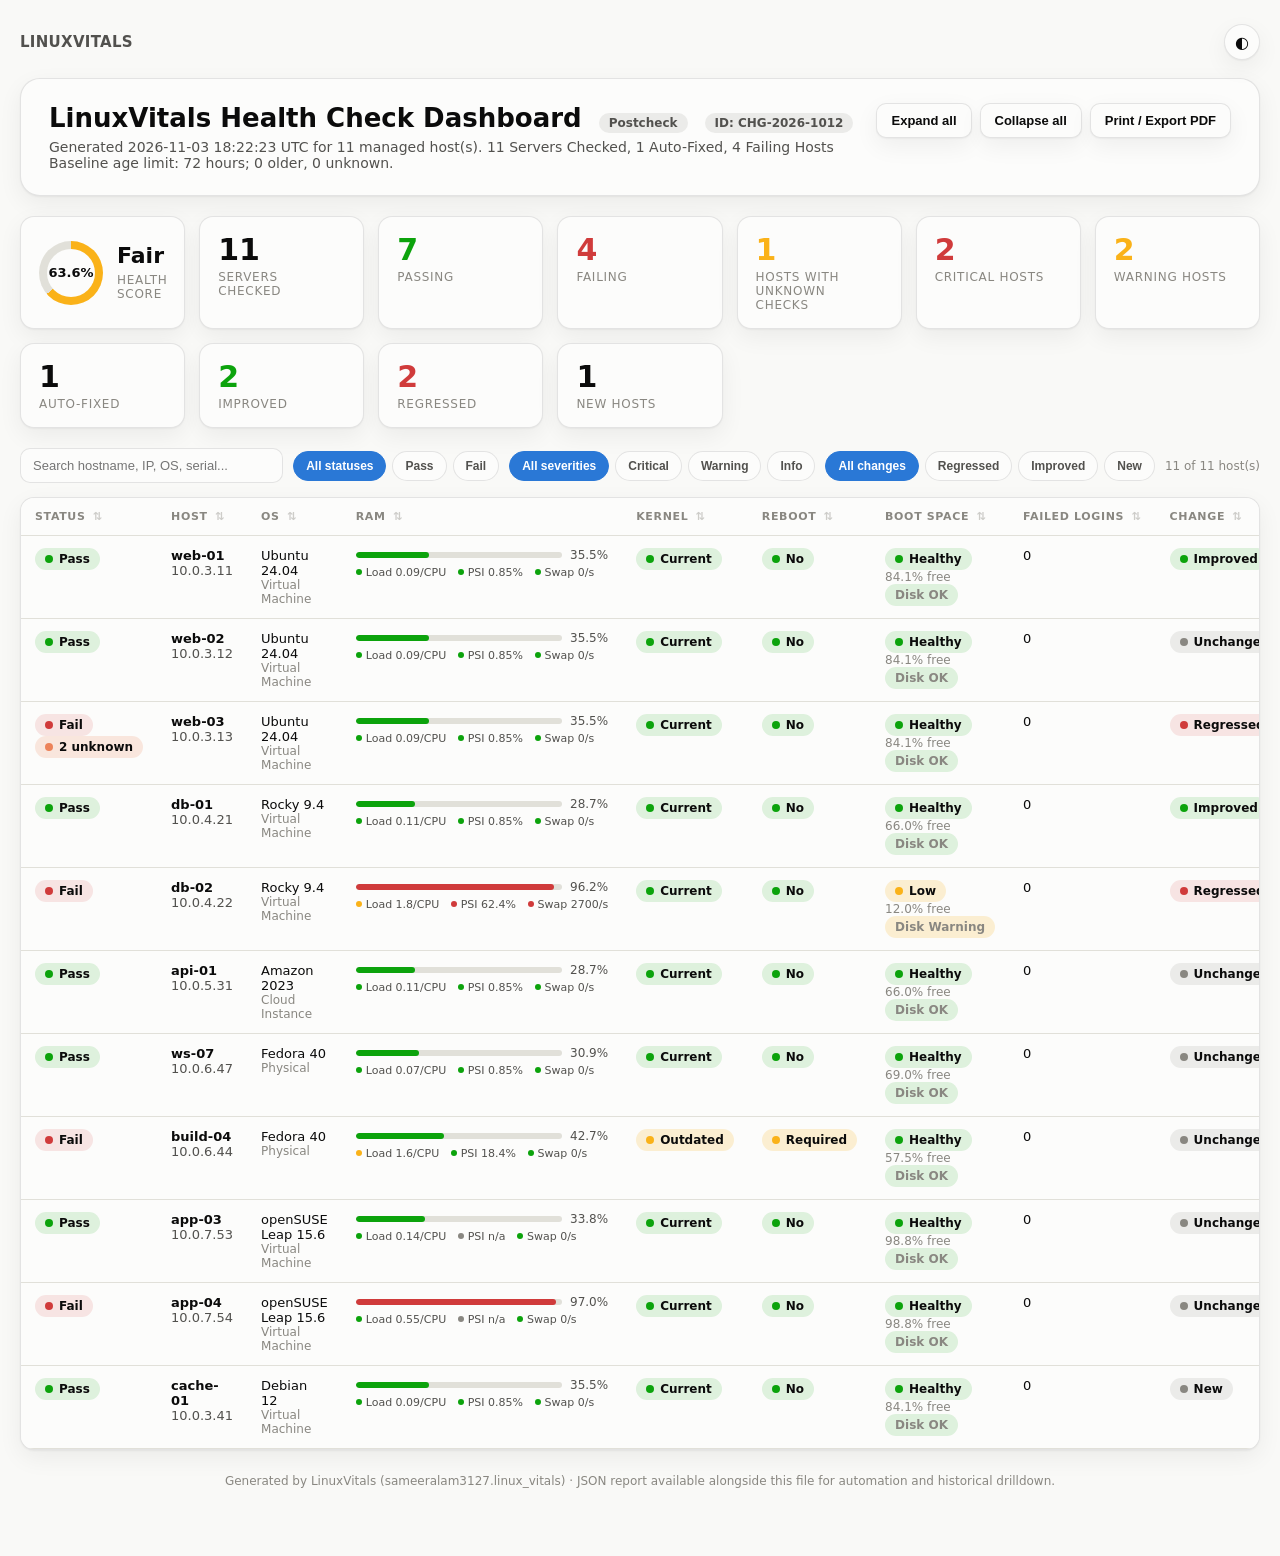
<file: assets/demo-dashboard.html>
<!DOCTYPE html>
<html lang="en">
<head>
<meta charset="UTF-8">
<meta name="viewport" content="width=device-width, initial-scale=1.0">
<title>LinuxVitals Health Check Dashboard</title>
<style>
  :root {
    --surface: #fcfcfb;
    --page: #f9f9f7;
    --ink: #0b0b0b;
    --ink-secondary: #52514e;
    --ink-muted: #898781;
    --line: #e1e0d9;
    --border: rgba(11, 11, 11, 0.10);
    --brand: #2a78d6;
    --good: #0ca30c;
    --warning: #fab219;
    --serious: #ec835a;
    --critical: #d03b3b;
    --good-wash: rgba(12, 163, 12, 0.12);
    --warning-wash: rgba(250, 178, 25, 0.18);
    --serious-wash: rgba(236, 131, 90, 0.18);
    --critical-wash: rgba(208, 59, 59, 0.12);
    --muted-wash: rgba(137, 135, 129, 0.14);
    --shadow: 0 1px 2px rgba(11, 11, 11, 0.05), 0 8px 24px rgba(11, 11, 11, 0.06);
    --radius: 14px;
  }

  @media (prefers-color-scheme: dark) {
    :root {
      --surface: #1a1a19;
      --page: #0d0d0d;
      --ink: #ffffff;
      --ink-secondary: #c3c2b7;
      --ink-muted: #898781;
      --line: #2c2c2a;
      --border: rgba(255, 255, 255, 0.10);
      --brand: #3987e5;
      --good-wash: rgba(12, 163, 12, 0.20);
      --warning-wash: rgba(250, 178, 25, 0.22);
      --serious-wash: rgba(236, 131, 90, 0.22);
      --critical-wash: rgba(208, 59, 59, 0.24);
      --muted-wash: rgba(137, 135, 129, 0.18);
      --shadow: 0 1px 2px rgba(0, 0, 0, 0.4), 0 8px 24px rgba(0, 0, 0, 0.35);
    }
  }

  :root[data-theme="dark"] {
    --surface: #1a1a19;
    --page: #0d0d0d;
    --ink: #ffffff;
    --ink-secondary: #c3c2b7;
    --ink-muted: #898781;
    --line: #2c2c2a;
    --border: rgba(255, 255, 255, 0.10);
    --brand: #3987e5;
    --good-wash: rgba(12, 163, 12, 0.20);
    --warning-wash: rgba(250, 178, 25, 0.22);
    --serious-wash: rgba(236, 131, 90, 0.22);
    --critical-wash: rgba(208, 59, 59, 0.24);
    --muted-wash: rgba(137, 135, 129, 0.18);
    --shadow: 0 1px 2px rgba(0, 0, 0, 0.4), 0 8px 24px rgba(0, 0, 0, 0.35);
  }

  :root[data-theme="light"] {
    --surface: #fcfcfb;
    --page: #f9f9f7;
    --ink: #0b0b0b;
    --ink-secondary: #52514e;
    --ink-muted: #898781;
    --line: #e1e0d9;
    --border: rgba(11, 11, 11, 0.10);
    --brand: #2a78d6;
    --good-wash: rgba(12, 163, 12, 0.12);
    --warning-wash: rgba(250, 178, 25, 0.18);
    --serious-wash: rgba(236, 131, 90, 0.18);
    --critical-wash: rgba(208, 59, 59, 0.12);
    --muted-wash: rgba(137, 135, 129, 0.14);
    --shadow: 0 1px 2px rgba(11, 11, 11, 0.05), 0 8px 24px rgba(11, 11, 11, 0.06);
  }

  * { box-sizing: border-box; }

  html, body {
    margin: 0;
    background: var(--page);
    color: var(--ink);
    font-family: system-ui, -apple-system, "Segoe UI", sans-serif;
  }

  body { padding: 24px 20px 56px; }

  .page { max-width: 1360px; margin: 0 auto; }

  a { color: var(--brand); }

  .topbar {
    display: flex;
    align-items: center;
    justify-content: space-between;
    margin-bottom: 18px;
  }

  .topbar .brand {
    font-weight: 700;
    font-size: 15px;
    letter-spacing: 0.02em;
    color: var(--ink-secondary);
    text-transform: uppercase;
  }

  .icon-btn {
    border: 1px solid var(--border);
    background: var(--surface);
    color: var(--ink);
    border-radius: 999px;
    width: 36px;
    height: 36px;
    font-size: 16px;
    cursor: pointer;
    box-shadow: var(--shadow);
  }

  .hero {
    display: flex;
    align-items: flex-start;
    justify-content: space-between;
    gap: 16px;
    flex-wrap: wrap;
    background: var(--surface);
    border: 1px solid var(--border);
    border-radius: 20px;
    padding: 24px 28px;
    box-shadow: var(--shadow);
    margin-bottom: 20px;
  }

  .hero h1 { margin: 0 0 6px; font-size: 26px; }

  .hero .meta { margin: 0; color: var(--ink-secondary); font-size: 14px; }

  .badge {
    display: inline-flex;
    align-items: center;
    gap: 6px;
    padding: 3px 10px;
    border-radius: 999px;
    font-size: 12px;
    font-weight: 600;
    background: var(--muted-wash);
    color: var(--ink-secondary);
    margin-left: 8px;
  }

  .hero-actions { display: flex; gap: 8px; flex-shrink: 0; }

  .btn {
    border: 1px solid var(--border);
    background: var(--surface);
    color: var(--ink);
    border-radius: 10px;
    padding: 9px 14px;
    font-size: 13px;
    font-weight: 600;
    cursor: pointer;
    box-shadow: var(--shadow);
  }

  .btn:hover { border-color: var(--brand); }

  .kpi-row {
    display: grid;
    grid-template-columns: repeat(auto-fit, minmax(150px, 1fr));
    gap: 14px;
    margin-bottom: 20px;
  }

  .tile {
    background: var(--surface);
    border: 1px solid var(--border);
    border-radius: var(--radius);
    padding: 16px 18px;
    box-shadow: var(--shadow);
  }

  .tile-label {
    font-size: 12px;
    text-transform: uppercase;
    letter-spacing: 0.06em;
    color: var(--ink-muted);
    margin-top: 4px;
  }

  .tile-value {
    font-size: 30px;
    font-weight: 600;
    line-height: 1.1;
  }

  .tile--good .tile-value { color: var(--good); }
  .tile--critical .tile-value { color: var(--critical); }
  .tile--warning .tile-value { color: var(--warning); }

  .tile--score {
    display: flex;
    align-items: center;
    gap: 14px;
  }

  .ring {
    --pct: 0;
    --ring-color: var(--good);
    width: 64px;
    height: 64px;
    border-radius: 50%;
    flex-shrink: 0;
    background: conic-gradient(var(--ring-color) calc(var(--pct) * 1%), var(--line) 0);
    display: flex;
    align-items: center;
    justify-content: center;
  }

  .ring::before {
    content: "";
    position: absolute;
  }

  .ring-inner {
    width: 48px;
    height: 48px;
    border-radius: 50%;
    background: var(--surface);
    display: flex;
    align-items: center;
    justify-content: center;
    font-size: 13px;
    font-weight: 700;
  }

  .score-text .tile-value { font-size: 22px; }

  .toolbar {
    display: flex;
    flex-wrap: wrap;
    align-items: center;
    gap: 10px;
    margin-bottom: 14px;
  }

  #search {
    flex: 1 1 220px;
    padding: 9px 12px;
    border-radius: 10px;
    border: 1px solid var(--border);
    background: var(--surface);
    color: var(--ink);
    font-size: 13px;
  }

  .chips { display: flex; gap: 6px; flex-wrap: wrap; }

  .chip {
    border: 1px solid var(--border);
    background: var(--surface);
    color: var(--ink-secondary);
    border-radius: 999px;
    padding: 7px 12px;
    font-size: 12px;
    font-weight: 600;
    cursor: pointer;
  }

  .chip.is-active {
    background: var(--brand);
    border-color: var(--brand);
    color: #ffffff;
  }

  #visible-count { color: var(--ink-muted); font-size: 12px; margin-left: auto; }

  .table-wrap {
    background: var(--surface);
    border: 1px solid var(--border);
    border-radius: var(--radius);
    box-shadow: var(--shadow);
    overflow-x: auto;
  }

  table { width: 100%; border-collapse: collapse; min-width: 780px; }

  th, td {
    text-align: left;
    padding: 12px 14px;
    border-bottom: 1px solid var(--line);
    vertical-align: top;
    font-size: 13px;
  }

  th {
    color: var(--ink-muted);
    text-transform: uppercase;
    font-size: 11px;
    letter-spacing: 0.06em;
    font-weight: 700;
    cursor: pointer;
    white-space: nowrap;
    user-select: none;
  }

  th:hover { color: var(--ink); }

  th .arrow { opacity: 0.4; margin-left: 3px; }
  th.is-sorted .arrow { opacity: 1; }

  tbody tr.row:hover { background: var(--muted-wash); }

  tbody tr.row.is-hidden,
  tbody tr.detail-row.is-hidden { display: none; }

  tr.detail-row td { background: var(--page); padding: 18px 22px; }

  .pill {
    display: inline-flex;
    align-items: center;
    gap: 6px;
    padding: 4px 10px;
    border-radius: 999px;
    font-size: 12px;
    font-weight: 700;
    white-space: nowrap;
  }

  .dot { width: 8px; height: 8px; border-radius: 50%; flex-shrink: 0; }

  .pill--good { background: var(--good-wash); }
  .pill--good .dot { background: var(--good); }
  .pill--warning { background: var(--warning-wash); }
  .pill--warning .dot { background: var(--warning); }
  .pill--serious { background: var(--serious-wash); }
  .pill--serious .dot { background: var(--serious); }
  .pill--critical { background: var(--critical-wash); }
  .pill--critical .dot { background: var(--critical); }
  .pill--muted { background: var(--muted-wash); }
  .pill--muted .dot { background: var(--ink-muted); }

  .meter { display: flex; align-items: center; gap: 8px; min-width: 130px; }
  .meter-track {
    flex: 1;
    height: 6px;
    border-radius: 999px;
    background: var(--line);
    overflow: hidden;
  }
  .meter-fill { height: 100%; border-radius: 999px; }
  .meter-fill--good { background: var(--good); }
  .meter-fill--warning { background: var(--warning); }
  .meter-fill--critical { background: var(--critical); }
  .meter-value { font-size: 12px; color: var(--ink-secondary); white-space: nowrap; font-variant-numeric: tabular-nums; }

  .host-cell strong { display: block; }
  .host-cell .muted, .muted { color: var(--ink-secondary); }
  .subtle { color: var(--ink-muted); font-size: 12px; }

  .expand-btn {
    border: 1px solid var(--border);
    background: var(--surface);
    color: var(--ink-secondary);
    border-radius: 8px;
    width: 28px;
    height: 28px;
    cursor: pointer;
    font-size: 12px;
  }

  .row.is-expanded .expand-btn { color: var(--brand); border-color: var(--brand); }

  .detail-grid {
    display: grid;
    grid-template-columns: repeat(auto-fit, minmax(230px, 1fr));
    gap: 16px;
  }

  .detail-item strong {
    display: block;
    font-size: 11px;
    letter-spacing: 0.05em;
    text-transform: uppercase;
    color: var(--ink-muted);
    margin-bottom: 4px;
  }

  .detail-item { font-size: 13px; }

  /* CPU load, pressure stalls and swap (#34), under the RAM meter. The dot
     carries the status, so the text can stay at full contrast. */
  .signals { margin-top: 4px; font-size: 11px; color: var(--ink-secondary); white-space: nowrap; }
  .sig + .sig { margin-left: 8px; }
  .sig::before {
    content: "";
    display: inline-block;
    width: 6px;
    height: 6px;
    margin-right: 4px;
    border-radius: 50%;
    vertical-align: 1px;
    background: var(--ink-muted);
  }
  .sig--good::before { background: var(--good); }
  .sig--warning::before { background: var(--warning); }
  .sig--critical::before { background: var(--critical); }

  .list { margin: 4px 0 0; padding-left: 16px; }
  .list li { margin-bottom: 2px; }

  .footer {
    text-align: center;
    color: var(--ink-muted);
    font-size: 12px;
    margin-top: 24px;
  }

  .empty-state {
    text-align: center;
    padding: 40px 20px;
    color: var(--ink-muted);
    display: none;
  }

  @media (max-width: 720px) {
    body { padding: 16px 12px 40px; }
    .hero { padding: 18px 18px; }
    table { min-width: 640px; }
  }

  @media print {
    :root { --surface: #ffffff; --page: #ffffff; --ink: #000000; --ink-secondary: #333333; --ink-muted: #555555; --shadow: none; }
    body { padding: 0; }
    .icon-btn, .hero-actions, .toolbar { display: none; }
    .table-wrap { overflow: visible; border: none; box-shadow: none; }
    table { min-width: 0; }
    .tile, .hero, .table-wrap { box-shadow: none; border: 1px solid #ccc; }
  }
</style>
</head>
<body>
<div class="page">
  <div class="topbar">
    <div class="brand">LinuxVitals</div>
    <button class="icon-btn" id="theme-toggle" type="button" title="Toggle light/dark" aria-label="Toggle light/dark theme">&#9680;</button>
  </div>

  <section class="hero">
    <div>
      <h1>LinuxVitals Health Check Dashboard
                <span class="badge">Postcheck</span>
        <span class="badge">ID: CHG-2026-1012</span>              </h1>
      <p class="meta">Generated 2026-11-03 18:22:23 UTC for 11 managed host(s). 11 Servers Checked, 1 Auto-Fixed, 4 Failing Hosts</p>
            <p class="meta">Baseline age limit: 72 hours; 0 older, 0 unknown.</p>
                      </div>
    <div class="hero-actions">
      <button class="btn" id="expand-all" type="button">Expand all</button>
      <button class="btn" id="collapse-all" type="button">Collapse all</button>
      <button class="btn" id="print-btn" type="button">Print / Export PDF</button>
    </div>
  </section>  <section class="kpi-row">
        <div class="tile tile--score">
      <div class="ring" style="--pct: 63.6; --ring-color: var(--warning);">
        <div class="ring-inner">63.6%</div>
      </div>
      <div class="score-text">
        <div class="tile-value">Fair</div>
        <div class="tile-label">Health score</div>
      </div>
    </div>
    <div class="tile">
      <div class="tile-value">11</div>
      <div class="tile-label">Servers checked</div>
    </div>
    <div class="tile tile--good">
      <div class="tile-value">7</div>
      <div class="tile-label">Passing</div>
    </div>
    <div class="tile tile--critical">
      <div class="tile-value">4</div>
      <div class="tile-label">Failing</div>
    </div>
    <div class="tile tile--warning">
      <div class="tile-value">1</div>
      <div class="tile-label">Hosts with unknown checks</div>
    </div>
    <div class="tile tile--critical">
      <div class="tile-value">2</div>
      <div class="tile-label">Critical hosts</div>
    </div>
    <div class="tile tile--warning">
      <div class="tile-value">2</div>
      <div class="tile-label">Warning hosts</div>
    </div>
    <div class="tile">
      <div class="tile-value">1</div>
      <div class="tile-label">Auto-fixed</div>
    </div>
        <div class="tile tile--good">
      <div class="tile-value">2</div>
      <div class="tile-label">Improved</div>
    </div>
    <div class="tile tile--critical">
      <div class="tile-value">2</div>
      <div class="tile-label">Regressed</div>
    </div>
    <div class="tile">
      <div class="tile-value">1</div>
      <div class="tile-label">New hosts</div>
    </div>
      </section>

  <section class="toolbar">
    <input id="search" type="search" placeholder="Search hostname, IP, OS, serial...">
    <div class="chips" data-filter-group="status">
      <button class="chip is-active" data-value="all" type="button">All statuses</button>
      <button class="chip" data-value="Pass" type="button">Pass</button>
      <button class="chip" data-value="Fail" type="button">Fail</button>
    </div>
    <div class="chips" data-filter-group="severity">
      <button class="chip is-active" data-value="all" type="button">All severities</button>
      <button class="chip" data-value="critical" type="button">Critical</button>
      <button class="chip" data-value="warning" type="button">Warning</button>
      <button class="chip" data-value="info" type="button">Info</button>
    </div>
        <div class="chips" data-filter-group="comparison">
      <button class="chip is-active" data-value="all" type="button">All changes</button>
      <button class="chip" data-value="regressed" type="button">Regressed</button>
      <button class="chip" data-value="improved" type="button">Improved</button>
      <button class="chip" data-value="new" type="button">New</button>
    </div>
        <span id="visible-count"></span>
  </section>

  <section class="table-wrap">
    <table id="host-table">
      <thead>
        <tr>
          <th data-sort="status">Status <span class="arrow">&#8645;</span></th>
          <th data-sort="hostname">Host <span class="arrow">&#8645;</span></th>
          <th data-sort="os">OS <span class="arrow">&#8645;</span></th>
          <th data-sort="ram">RAM <span class="arrow">&#8645;</span></th>
          <th data-sort="kernel">Kernel <span class="arrow">&#8645;</span></th>
          <th data-sort="reboot">Reboot <span class="arrow">&#8645;</span></th>
          <th data-sort="boot">Boot space <span class="arrow">&#8645;</span></th>
          <th data-sort="logins">Failed logins <span class="arrow">&#8645;</span></th>
          <th data-sort="comparison">Change <span class="arrow">&#8645;</span></th>          <th></th>
        </tr>
      </thead>
      <tbody>
                                                                                        <tr class="row"
            id="host-web-01"
            data-status="Pass"
            data-severity="none"
            data-comparison="improved"
            data-search="web-01 10.0.3.11 ubuntu 24.04 debian vmware-42 1a 7c 3e"
            data-sort-status="1"
            data-sort-hostname="web-01"
            data-sort-os="ubuntu 24.04"
            data-sort-ram="35.5"
            data-sort-kernel="1"
            data-sort-reboot="1"
            data-sort-boot="84.1"
            data-sort-logins="0"
            data-sort-comparison="3">
          <td>
            <span class="pill pill--good"><span class="dot"></span>Pass</span>
                      </td>
          <td class="host-cell">
            <strong>web-01</strong>
            <span class="muted">10.0.3.11</span>
          </td>
          <td>
            Ubuntu 24.04
            <div class="subtle">Virtual Machine</div>
          </td>
          <td>
            <div class="meter">
              <div class="meter-track"><div class="meter-fill meter-fill--good" style="width: 35.5%;"></div></div>
              <span class="meter-value">35.5%</span>
            </div>
                        <div class="signals">
              <span class="sig sig--good" title="5-minute load average per CPU">Load 0.09/CPU</span>
              <span class="sig sig--good" title="Worst pressure stall: share of the last minute tasks waited for CPU, memory or I/O (PSI some avg60)">PSI 0.85%</span>
              <span class="sig sig--good" title="Pages swapped in and out per second">Swap 0/s</span>
            </div>
                      </td>
          <td>
                        <span class="pill pill--good"><span class="dot"></span>Current</span>
                      </td>
          <td>
                        <span class="pill pill--good" title="No reboot required (reboot-required-file)"><span class="dot"></span>No</span>
                                  </td>
          <td>
            <span class="pill pill--good"><span class="dot"></span>Healthy</span>
            <div class="subtle">84.1% free</div>
                        <div class="subtle">
              <span class="pill pill--good" title="Worst filesystem: /boot">Disk OK</span>
            </div>
                      </td>
          <td>0</td>
                    <td>
                        <span class="pill pill--good"><span class="dot"></span>Improved</span>
                      </td>
                    <td><button class="expand-btn" type="button" data-target="detail-1" aria-expanded="false">&#9662;</button></td>
        </tr>
        <tr class="detail-row is-hidden" id="detail-1">
          <td colspan="10">
            <div class="detail-grid">
              <div class="detail-item">
                <strong>Identity</strong>
                <span>OS family: Debian</span><br>
                <span>Package manager: apt</span><br>
                <span>Log source: journald</span><br>
                <span>Virtualization: VMware</span><br>
                <span>Serial: VMware-42 1a 7c 3e</span>
              </div>
              <div class="detail-item">
                <strong>Uptime &amp; boot</strong>
                <span>Uptime: 2d 3h 7m</span><br>
                <span>Last reboot: 2026-09-24 10:55</span><br>
                <span>Reboot required: No</span><br>
                <span>No reboot required (reboot-required-file)</span>
                              </div>
              <div class="detail-item">
                <strong>Kernel &amp; bootloader</strong>
                <span>Running: 6.8.0-45-generic</span><br>
                <span>Latest installed: 6.8.0-45-generic</span><br>
                <span>Installed: 2026-09-01 04:11:07.000000000 +0000</span><br>
                <span>Default boot entry selects the latest installed kernel</span><br>
                <span>Default entry (grub_default): Not available</span>
              </div>
              <div class="detail-item">
                <strong>Security controls</strong>
                <span>SELinux: not-installed</span><br>
                <span>AppArmor: enabled</span><br>
                <span>Failed logins: 0</span><br>
                <span>Last failed login: No failed login attempts found</span>
              </div>
              <div class="detail-item">
                <strong>Boot partition</strong>
                <span>Mount: /boot</span><br>
                <span>Free: 1538.0 MB / 1829.8 MB (84.1%)</span><br>
                <span>Rescue image: Not available</span>
                              </div>
              <div class="detail-item">
                <strong>Filesystems</strong>
                                                <ul class="list">
                                    <li>
                    <span class="pill pill--good"><span class="dot"></span>OK</span>
                    /boot
                    &mdash;
                    15.9% used,
                    inodes unknown                                                          </li>
                                    <li>
                    <span class="pill pill--good"><span class="dot"></span>OK</span>
                    /boot/efi
                    &mdash;
                    1.1% used,
                    inodes unknown                                                          </li>
                                  </ul>
                              </div>
                            <div class="detail-item">
                <strong>CPU, pressure &amp; swap</strong>
                                <span>Load (1/5/15 min): 0.42 / 0.37 / 0.3 on 4 CPUs</span><br>
                <span>Per CPU: 0.1 / 0.09 / 0.07 (OK)</span><br>
                                                <span>Stalled, % of the last minute: CPU 0.85, memory 0.0 (all tasks 0.0), I/O 0.42 (all tasks 0.11)</span><br>
                                <span>Swap: 0.0 MB of 2048.0 MB used (0.0%)</span><br>
                <span>Paging: 0 pages/s (0 in, 0 out) over 2 s</span>
              </div>
                            <div class="detail-item">
                <strong>Recent log errors (0)</strong>
                                <span class="muted">None in the scan window.</span>
                              </div>
              <div class="detail-item">
                <strong>Kernel/bootloader failures (0)</strong>
                                <span class="muted">None in the audit window.</span>
                              </div>
              <div class="detail-item">
                <strong>Self-healing</strong>
                                <ul class="list"><li>nginx.service: Fixed</li></ul>
                              </div>
              <div class="detail-item">
                                <strong>Failed units (0)</strong>
                                <span class="muted">No failed units.</span>
                              </div>
              <div class="detail-item">
                <strong>Findings (0)</strong>
                                <span class="muted">No findings -- all checks passed.</span>
                              </div>
                            <div class="detail-item">
                <strong>Change vs. baseline</strong>
                                <span>Baseline age: 0.0 hours (captured 2026-11-03T18:21:54Z)</span><br>
                                                <span>Status: Fail &#8594; Pass</span><br>
                <span>RAM: 88.0% &#8594; 35.5% (-52.5 pts)</span><br>
                <span>Kernel: 6.8.0-45-generic &#8594; 6.8.0-45-generic</span><br>
                <span>Reboot required: Yes &#8594; No</span>
                                                <strong style="margin-top:8px;">Resolved findings</strong>
                <ul class="list"><li>Swapping 240 pages/s (180 in, 60 out) over a 2 s sample</li><li>Recent logs contain error or failed entries</li><li>System reboot is required</li><li>Latest installed kernel is not currently running</li><li>Boot partition free space is low</li><li>Recent failed login attempts detected</li><li>/boot is 87.0% full</li></ul>
                              </div>
                          </div>
          </td>
        </tr>
                                                                                        <tr class="row"
            id="host-web-02"
            data-status="Pass"
            data-severity="none"
            data-comparison="unchanged"
            data-search="web-02 10.0.3.12 ubuntu 24.04 debian vmware-42 1a 7c 3e"
            data-sort-status="1"
            data-sort-hostname="web-02"
            data-sort-os="ubuntu 24.04"
            data-sort-ram="35.5"
            data-sort-kernel="1"
            data-sort-reboot="1"
            data-sort-boot="84.1"
            data-sort-logins="0"
            data-sort-comparison="2">
          <td>
            <span class="pill pill--good"><span class="dot"></span>Pass</span>
                      </td>
          <td class="host-cell">
            <strong>web-02</strong>
            <span class="muted">10.0.3.12</span>
          </td>
          <td>
            Ubuntu 24.04
            <div class="subtle">Virtual Machine</div>
          </td>
          <td>
            <div class="meter">
              <div class="meter-track"><div class="meter-fill meter-fill--good" style="width: 35.5%;"></div></div>
              <span class="meter-value">35.5%</span>
            </div>
                        <div class="signals">
              <span class="sig sig--good" title="5-minute load average per CPU">Load 0.09/CPU</span>
              <span class="sig sig--good" title="Worst pressure stall: share of the last minute tasks waited for CPU, memory or I/O (PSI some avg60)">PSI 0.85%</span>
              <span class="sig sig--good" title="Pages swapped in and out per second">Swap 0/s</span>
            </div>
                      </td>
          <td>
                        <span class="pill pill--good"><span class="dot"></span>Current</span>
                      </td>
          <td>
                        <span class="pill pill--good" title="No reboot required (reboot-required-file)"><span class="dot"></span>No</span>
                                  </td>
          <td>
            <span class="pill pill--good"><span class="dot"></span>Healthy</span>
            <div class="subtle">84.1% free</div>
                        <div class="subtle">
              <span class="pill pill--good" title="Worst filesystem: /boot">Disk OK</span>
            </div>
                      </td>
          <td>0</td>
                    <td>
                        <span class="pill pill--muted"><span class="dot"></span>Unchanged</span>
                      </td>
                    <td><button class="expand-btn" type="button" data-target="detail-2" aria-expanded="false">&#9662;</button></td>
        </tr>
        <tr class="detail-row is-hidden" id="detail-2">
          <td colspan="10">
            <div class="detail-grid">
              <div class="detail-item">
                <strong>Identity</strong>
                <span>OS family: Debian</span><br>
                <span>Package manager: apt</span><br>
                <span>Log source: journald</span><br>
                <span>Virtualization: VMware</span><br>
                <span>Serial: VMware-42 1a 7c 3e</span>
              </div>
              <div class="detail-item">
                <strong>Uptime &amp; boot</strong>
                <span>Uptime: 2d 3h 7m</span><br>
                <span>Last reboot: 2026-09-24 10:55</span><br>
                <span>Reboot required: No</span><br>
                <span>No reboot required (reboot-required-file)</span>
                              </div>
              <div class="detail-item">
                <strong>Kernel &amp; bootloader</strong>
                <span>Running: 6.8.0-45-generic</span><br>
                <span>Latest installed: 6.8.0-45-generic</span><br>
                <span>Installed: 2026-09-01 04:11:07.000000000 +0000</span><br>
                <span>Default boot entry selects the latest installed kernel</span><br>
                <span>Default entry (grub_default): Not available</span>
              </div>
              <div class="detail-item">
                <strong>Security controls</strong>
                <span>SELinux: not-installed</span><br>
                <span>AppArmor: enabled</span><br>
                <span>Failed logins: 0</span><br>
                <span>Last failed login: No failed login attempts found</span>
              </div>
              <div class="detail-item">
                <strong>Boot partition</strong>
                <span>Mount: /boot</span><br>
                <span>Free: 1538.0 MB / 1829.8 MB (84.1%)</span><br>
                <span>Rescue image: Not available</span>
                              </div>
              <div class="detail-item">
                <strong>Filesystems</strong>
                                                <ul class="list">
                                    <li>
                    <span class="pill pill--good"><span class="dot"></span>OK</span>
                    /boot
                    &mdash;
                    15.9% used,
                    inodes unknown                                                          </li>
                                    <li>
                    <span class="pill pill--good"><span class="dot"></span>OK</span>
                    /boot/efi
                    &mdash;
                    1.1% used,
                    inodes unknown                                                          </li>
                                  </ul>
                              </div>
                            <div class="detail-item">
                <strong>CPU, pressure &amp; swap</strong>
                                <span>Load (1/5/15 min): 0.42 / 0.37 / 0.3 on 4 CPUs</span><br>
                <span>Per CPU: 0.1 / 0.09 / 0.07 (OK)</span><br>
                                                <span>Stalled, % of the last minute: CPU 0.85, memory 0.0 (all tasks 0.0), I/O 0.42 (all tasks 0.11)</span><br>
                                <span>Swap: 0.0 MB of 2048.0 MB used (0.0%)</span><br>
                <span>Paging: 0 pages/s (0 in, 0 out) over 2 s</span>
              </div>
                            <div class="detail-item">
                <strong>Recent log errors (0)</strong>
                                <span class="muted">None in the scan window.</span>
                              </div>
              <div class="detail-item">
                <strong>Kernel/bootloader failures (0)</strong>
                                <span class="muted">None in the audit window.</span>
                              </div>
              <div class="detail-item">
                <strong>Self-healing</strong>
                                <span class="muted">No healing actions taken this run.</span>
                              </div>
              <div class="detail-item">
                                <strong>Failed units (0)</strong>
                                <span class="muted">No failed units.</span>
                              </div>
              <div class="detail-item">
                <strong>Findings (0)</strong>
                                <span class="muted">No findings -- all checks passed.</span>
                              </div>
                            <div class="detail-item">
                <strong>Change vs. baseline</strong>
                                <span>Baseline age: 0.0 hours (captured 2026-11-03T18:21:54Z)</span><br>
                                                <span>Status: Pass &#8594; Pass</span><br>
                <span>RAM: 35.5% &#8594; 35.5% (+0.0 pts)</span><br>
                <span>Kernel: 6.8.0-45-generic &#8594; 6.8.0-45-generic</span><br>
                <span>Reboot required: No &#8594; No</span>
                                              </div>
                          </div>
          </td>
        </tr>
                                                                                        <tr class="row"
            id="host-web-03"
            data-status="Fail"
            data-severity="warning"
            data-comparison="regressed"
            data-search="web-03 10.0.3.13 ubuntu 24.04 debian vmware-42 1a 7c 3e"
            data-sort-status="0"
            data-sort-hostname="web-03"
            data-sort-os="ubuntu 24.04"
            data-sort-ram="35.5"
            data-sort-kernel="1"
            data-sort-reboot="1"
            data-sort-boot="84.1"
            data-sort-logins="0"
            data-sort-comparison="0">
          <td>
            <span class="pill pill--critical"><span class="dot"></span>Fail</span>
                        <span class="pill pill--serious" title="Checks that could not run on this host"><span class="dot"></span>2 unknown</span>
                      </td>
          <td class="host-cell">
            <strong>web-03</strong>
            <span class="muted">10.0.3.13</span>
          </td>
          <td>
            Ubuntu 24.04
            <div class="subtle">Virtual Machine</div>
          </td>
          <td>
            <div class="meter">
              <div class="meter-track"><div class="meter-fill meter-fill--good" style="width: 35.5%;"></div></div>
              <span class="meter-value">35.5%</span>
            </div>
                        <div class="signals">
              <span class="sig sig--good" title="5-minute load average per CPU">Load 0.09/CPU</span>
              <span class="sig sig--good" title="Worst pressure stall: share of the last minute tasks waited for CPU, memory or I/O (PSI some avg60)">PSI 0.85%</span>
              <span class="sig sig--good" title="Pages swapped in and out per second">Swap 0/s</span>
            </div>
                      </td>
          <td>
                        <span class="pill pill--good"><span class="dot"></span>Current</span>
                      </td>
          <td>
                        <span class="pill pill--good" title="No reboot required (reboot-required-file)"><span class="dot"></span>No</span>
                                  </td>
          <td>
            <span class="pill pill--good"><span class="dot"></span>Healthy</span>
            <div class="subtle">84.1% free</div>
                        <div class="subtle">
              <span class="pill pill--good" title="Worst filesystem: /boot">Disk OK</span>
            </div>
                      </td>
          <td>0</td>
                    <td>
                        <span class="pill pill--critical"><span class="dot"></span>Regressed</span>
                      </td>
                    <td><button class="expand-btn" type="button" data-target="detail-3" aria-expanded="false">&#9662;</button></td>
        </tr>
        <tr class="detail-row is-hidden" id="detail-3">
          <td colspan="10">
            <div class="detail-grid">
              <div class="detail-item">
                <strong>Identity</strong>
                <span>OS family: Debian</span><br>
                <span>Package manager: apt</span><br>
                <span>Log source: journald</span><br>
                <span>Virtualization: VMware</span><br>
                <span>Serial: VMware-42 1a 7c 3e</span>
              </div>
              <div class="detail-item">
                <strong>Uptime &amp; boot</strong>
                <span>Uptime: 2d 3h 7m</span><br>
                <span>Last reboot: 2026-09-24 10:55</span><br>
                <span>Reboot required: No</span><br>
                <span>No reboot required (reboot-required-file)</span>
                              </div>
              <div class="detail-item">
                <strong>Kernel &amp; bootloader</strong>
                <span>Running: 6.8.0-45-generic</span><br>
                <span>Latest installed: 6.8.0-45-generic</span><br>
                <span>Installed: 2026-09-01 04:11:07.000000000 +0000</span><br>
                <span>Default boot entry selects the latest installed kernel</span><br>
                <span>Default entry (grub_default): Not available</span>
              </div>
              <div class="detail-item">
                <strong>Security controls</strong>
                <span>SELinux: not-installed</span><br>
                <span>AppArmor: enabled</span><br>
                <span>Failed logins: 0</span><br>
                <span>Last failed login: No failed login attempts found</span>
              </div>
              <div class="detail-item">
                <strong>Boot partition</strong>
                <span>Mount: /boot</span><br>
                <span>Free: 1538.0 MB / 1829.8 MB (84.1%)</span><br>
                <span>Rescue image: Not available</span>
                              </div>
              <div class="detail-item">
                <strong>Filesystems</strong>
                                                <ul class="list">
                                    <li>
                    <span class="pill pill--good"><span class="dot"></span>OK</span>
                    /boot
                    &mdash;
                    15.9% used,
                    inodes unknown                                                          </li>
                                    <li>
                    <span class="pill pill--good"><span class="dot"></span>OK</span>
                    /boot/efi
                    &mdash;
                    1.1% used,
                    inodes unknown                                                          </li>
                                  </ul>
                              </div>
                            <div class="detail-item">
                <strong>CPU, pressure &amp; swap</strong>
                                <span>Load (1/5/15 min): 0.42 / 0.37 / 0.3 on 4 CPUs</span><br>
                <span>Per CPU: 0.1 / 0.09 / 0.07 (OK)</span><br>
                                                <span>Stalled, % of the last minute: CPU 0.85, memory 0.0 (all tasks 0.0), I/O 0.42 (all tasks 0.11)</span><br>
                                <span>Swap: 0.0 MB of 2048.0 MB used (0.0%)</span><br>
                <span>Paging: 0 pages/s (0 in, 0 out) over 2 s</span>
              </div>
                            <div class="detail-item">
                <strong>Recent log errors (0)</strong>
                                <span class="muted">None in the scan window.</span>
                              </div>
              <div class="detail-item">
                <strong>Kernel/bootloader failures (0)</strong>
                                <span class="muted">None in the audit window.</span>
                              </div>
              <div class="detail-item">
                <strong>Self-healing</strong>
                                <span class="muted">No healing actions taken this run.</span>
                              </div>
              <div class="detail-item">
                                <strong>Failed units (0)</strong>
                                <span class="muted">No failed units.</span>
                              </div>
              <div class="detail-item">
                <strong>Findings (2)</strong>
                                                <ul class="list">
                                                                                          <li><span class="pill pill--warning"><span class="dot"></span>warning</span> Kernel installation logs could not be inspected <span class="pill pill--serious"><span class="dot"></span>unknown</span> <span class="muted">Could not check: journalctl exited 1: No journal files were opened due to insufficient permissions.</span></li>
                                                                        <li><span class="pill pill--muted"><span class="dot"></span>info</span> Recent logs could not be inspected <span class="pill pill--serious"><span class="dot"></span>unknown</span> <span class="muted">Could not check: journalctl exited 1: No journal files were opened due to insufficient permissions.</span></li>
                                                                                        </ul>
                              </div>
                            <div class="detail-item">
                <strong>Change vs. baseline</strong>
                                <span>Baseline age: 0.0 hours (captured 2026-11-03T18:21:54Z)</span><br>
                                                <span>Status: Pass &#8594; Fail</span><br>
                <span>RAM: 35.5% &#8594; 35.5% (+0.0 pts)</span><br>
                <span>Kernel: 6.8.0-45-generic &#8594; 6.8.0-45-generic</span><br>
                <span>Reboot required: No &#8594; No</span>
                                <br><strong style="margin-top:8px;">New findings</strong>
                <ul class="list"><li>Recent logs could not be inspected</li><li>Kernel installation logs could not be inspected</li></ul>
                                              </div>
                          </div>
          </td>
        </tr>
                                                                                        <tr class="row"
            id="host-db-01"
            data-status="Pass"
            data-severity="none"
            data-comparison="improved"
            data-search="db-01 10.0.4.21 rocky 9.4 redhat 3f2a9c1e-5b7d-4e8a-9c21-7d4e5f6a8b90"
            data-sort-status="1"
            data-sort-hostname="db-01"
            data-sort-os="rocky 9.4"
            data-sort-ram="28.7"
            data-sort-kernel="1"
            data-sort-reboot="1"
            data-sort-boot="66.0"
            data-sort-logins="0"
            data-sort-comparison="3">
          <td>
            <span class="pill pill--good"><span class="dot"></span>Pass</span>
                      </td>
          <td class="host-cell">
            <strong>db-01</strong>
            <span class="muted">10.0.4.21</span>
          </td>
          <td>
            Rocky 9.4
            <div class="subtle">Virtual Machine</div>
          </td>
          <td>
            <div class="meter">
              <div class="meter-track"><div class="meter-fill meter-fill--good" style="width: 28.7%;"></div></div>
              <span class="meter-value">28.7%</span>
            </div>
                        <div class="signals">
              <span class="sig sig--good" title="5-minute load average per CPU">Load 0.11/CPU</span>
              <span class="sig sig--good" title="Worst pressure stall: share of the last minute tasks waited for CPU, memory or I/O (PSI some avg60)">PSI 0.85%</span>
              <span class="sig sig--good" title="Pages swapped in and out per second">Swap 0/s</span>
            </div>
                      </td>
          <td>
                        <span class="pill pill--good"><span class="dot"></span>Current</span>
                      </td>
          <td>
                        <span class="pill pill--good" title="No reboot required (needs-restarting)"><span class="dot"></span>No</span>
                                  </td>
          <td>
            <span class="pill pill--good"><span class="dot"></span>Healthy</span>
            <div class="subtle">66.0% free</div>
                        <div class="subtle">
              <span class="pill pill--good" title="Worst filesystem: /boot">Disk OK</span>
            </div>
                      </td>
          <td>0</td>
                    <td>
                        <span class="pill pill--good"><span class="dot"></span>Improved</span>
                      </td>
                    <td><button class="expand-btn" type="button" data-target="detail-4" aria-expanded="false">&#9662;</button></td>
        </tr>
        <tr class="detail-row is-hidden" id="detail-4">
          <td colspan="10">
            <div class="detail-grid">
              <div class="detail-item">
                <strong>Identity</strong>
                <span>OS family: RedHat</span><br>
                <span>Package manager: dnf</span><br>
                <span>Log source: journald</span><br>
                <span>Virtualization: kvm</span><br>
                <span>Serial: 3f2a9c1e-5b7d-4e8a-9c21-7d4e5f6a8b90</span>
              </div>
              <div class="detail-item">
                <strong>Uptime &amp; boot</strong>
                <span>Uptime: 6d 0h 1m</span><br>
                <span>Last reboot: 2026-09-20 06:12</span><br>
                <span>Reboot required: No</span><br>
                <span>No reboot required (needs-restarting)</span>
                              </div>
              <div class="detail-item">
                <strong>Kernel &amp; bootloader</strong>
                <span>Running: 5.14.0-427.13.1.el9_4.x86_64</span><br>
                <span>Latest installed: 5.14.0-427.13.1.el9_4.x86_64</span><br>
                <span>Installed: 2026-09-19 22:40:31.000000000 +0000</span><br>
                <span>Default boot entry selects the latest installed kernel</span><br>
                <span>Default entry (grubby): /boot/vmlinuz-5.14.0-427.13.1.el9_4.x86_64</span>
              </div>
              <div class="detail-item">
                <strong>Security controls</strong>
                <span>SELinux: Enforcing</span><br>
                <span>AppArmor: not-installed</span><br>
                <span>Failed logins: 0</span><br>
                <span>Last failed login: No failed login attempts found</span>
              </div>
              <div class="detail-item">
                <strong>Boot partition</strong>
                <span>Mount: /boot</span><br>
                <span>Free: 669.0 MB / 1014.0 MB (66.0%)</span><br>
                <span>Rescue image: Available</span>
                                <ul class="list"><li>/boot/initramfs-0-rescue-3f2a9c1e5b7d4e8a9c217d4e5f6a8b90.img</li><li>/boot/vmlinuz-0-rescue-3f2a9c1e5b7d4e8a9c217d4e5f6a8b90</li></ul>
                              </div>
              <div class="detail-item">
                <strong>Filesystems</strong>
                                                <ul class="list">
                                    <li>
                    <span class="pill pill--good"><span class="dot"></span>OK</span>
                    /boot
                    &mdash;
                    34.0% used,
                    inodes unknown                                                          </li>
                                  </ul>
                              </div>
                            <div class="detail-item">
                <strong>CPU, pressure &amp; swap</strong>
                                <span>Load (1/5/15 min): 0.18 / 0.22 / 0.19 on 2 CPUs</span><br>
                <span>Per CPU: 0.09 / 0.11 / 0.1 (OK)</span><br>
                                                <span>Stalled, % of the last minute: CPU 0.85, memory 0.0 (all tasks 0.0), I/O 0.42 (all tasks 0.11)</span><br>
                                <span>Swap: 0.0 MB of 2048.0 MB used (0.0%)</span><br>
                <span>Paging: 0 pages/s (0 in, 0 out) over 2 s</span>
              </div>
                            <div class="detail-item">
                <strong>Recent log errors (0)</strong>
                                <span class="muted">None in the scan window.</span>
                              </div>
              <div class="detail-item">
                <strong>Kernel/bootloader failures (0)</strong>
                                <span class="muted">None in the audit window.</span>
                              </div>
              <div class="detail-item">
                <strong>Self-healing</strong>
                                <span class="muted">No healing actions taken this run.</span>
                              </div>
              <div class="detail-item">
                                <strong>Failed units (0)</strong>
                                <span class="muted">No failed units.</span>
                              </div>
              <div class="detail-item">
                <strong>Findings (0)</strong>
                                <span class="muted">No findings -- all checks passed.</span>
                              </div>
                            <div class="detail-item">
                <strong>Change vs. baseline</strong>
                                <span>Baseline age: 0.0 hours (captured 2026-11-03T18:21:54Z)</span><br>
                                                <span>Status: Fail &#8594; Pass</span><br>
                <span>RAM: 85.0% &#8594; 28.7% (-56.3 pts)</span><br>
                <span>Kernel: 5.14.0-427.13.1.el9_4.x86_64 &#8594; 5.14.0-427.13.1.el9_4.x86_64</span><br>
                <span>Reboot required: Yes &#8594; No</span>
                                                <strong style="margin-top:8px;">Resolved findings</strong>
                <ul class="list"><li>I/O pressure: tasks stalled 31.2% of the last minute</li><li>System reboot is required</li><li>Latest installed kernel is not currently running</li><li>Recent failed login attempts detected</li></ul>
                              </div>
                          </div>
          </td>
        </tr>
                                                                                        <tr class="row"
            id="host-db-02"
            data-status="Fail"
            data-severity="critical"
            data-comparison="regressed"
            data-search="db-02 10.0.4.22 rocky 9.4 redhat 7c9e1b2a-44d0-4f3e-8a61-0b2c3d4e5f60"
            data-sort-status="0"
            data-sort-hostname="db-02"
            data-sort-os="rocky 9.4"
            data-sort-ram="96.2"
            data-sort-kernel="1"
            data-sort-reboot="1"
            data-sort-boot="12.0"
            data-sort-logins="0"
            data-sort-comparison="0">
          <td>
            <span class="pill pill--critical"><span class="dot"></span>Fail</span>
                      </td>
          <td class="host-cell">
            <strong>db-02</strong>
            <span class="muted">10.0.4.22</span>
          </td>
          <td>
            Rocky 9.4
            <div class="subtle">Virtual Machine</div>
          </td>
          <td>
            <div class="meter">
              <div class="meter-track"><div class="meter-fill meter-fill--critical" style="width: 96.2%;"></div></div>
              <span class="meter-value">96.2%</span>
            </div>
                        <div class="signals">
              <span class="sig sig--warning" title="5-minute load average per CPU">Load 1.8/CPU</span>
              <span class="sig sig--critical" title="Worst pressure stall: share of the last minute tasks waited for CPU, memory or I/O (PSI some avg60)">PSI 62.4%</span>
              <span class="sig sig--critical" title="Pages swapped in and out per second">Swap 2700/s</span>
            </div>
                      </td>
          <td>
                        <span class="pill pill--good"><span class="dot"></span>Current</span>
                      </td>
          <td>
                        <span class="pill pill--good" title="No reboot required (needs-restarting)"><span class="dot"></span>No</span>
                                  </td>
          <td>
            <span class="pill pill--warning"><span class="dot"></span>Low</span>
            <div class="subtle">12.0% free</div>
                        <div class="subtle">
              <span class="pill pill--warning" title="Worst filesystem: /boot">Disk Warning</span>
            </div>
                      </td>
          <td>0</td>
                    <td>
                        <span class="pill pill--critical"><span class="dot"></span>Regressed</span>
                      </td>
                    <td><button class="expand-btn" type="button" data-target="detail-5" aria-expanded="false">&#9662;</button></td>
        </tr>
        <tr class="detail-row is-hidden" id="detail-5">
          <td colspan="10">
            <div class="detail-grid">
              <div class="detail-item">
                <strong>Identity</strong>
                <span>OS family: RedHat</span><br>
                <span>Package manager: dnf</span><br>
                <span>Log source: journald</span><br>
                <span>Virtualization: kvm</span><br>
                <span>Serial: 7c9e1b2a-44d0-4f3e-8a61-0b2c3d4e5f60</span>
              </div>
              <div class="detail-item">
                <strong>Uptime &amp; boot</strong>
                <span>Uptime: 7d 0h 0m</span><br>
                <span>Last reboot: 2026-09-19 14:02</span><br>
                <span>Reboot required: No</span><br>
                <span>No reboot required (needs-restarting)</span>
                              </div>
              <div class="detail-item">
                <strong>Kernel &amp; bootloader</strong>
                <span>Running: 5.14.0-427.13.1.el9_4.x86_64</span><br>
                <span>Latest installed: 5.14.0-427.13.1.el9_4.x86_64</span><br>
                <span>Installed: 2026-09-19 13:40:31.000000000 +0000</span><br>
                <span>Default boot entry does not select the latest installed kernel</span><br>
                <span>Default entry (grubby): /boot/vmlinuz-5.14.0-362.8.1.el9_3.x86_64</span>
              </div>
              <div class="detail-item">
                <strong>Security controls</strong>
                <span>SELinux: Disabled</span><br>
                <span>AppArmor: not-installed</span><br>
                <span>Failed logins: 0</span><br>
                <span>Last failed login: No failed login attempts found</span>
              </div>
              <div class="detail-item">
                <strong>Boot partition</strong>
                <span>Mount: /boot</span><br>
                <span>Free: 122.0 MB / 1014.0 MB (12.0%)</span><br>
                <span>Rescue image: Not available</span>
                              </div>
              <div class="detail-item">
                <strong>Filesystems</strong>
                                                <ul class="list">
                                    <li>
                    <span class="pill pill--warning"><span class="dot"></span>Warning</span>
                    /boot
                    &mdash;
                    88.0% used,
                    inodes unknown                                                          </li>
                                  </ul>
                              </div>
                            <div class="detail-item">
                <strong>CPU, pressure &amp; swap</strong>
                                <span>Load (1/5/15 min): 3.9 / 3.6 / 2.8 on 2 CPUs</span><br>
                <span>Per CPU: 1.95 / 1.8 / 1.4 (Warning)</span><br>
                                                <span>Stalled, % of the last minute: CPU 22.0, memory 62.4 (all tasks 41.7), I/O 27.8 (all tasks 19.3)</span><br>
                                <span>Swap: 1984.0 MB of 2048.0 MB used (96.9%)</span><br>
                <span>Paging: 2700 pages/s (1800 in, 900 out) over 2 s</span>
              </div>
                            <div class="detail-item">
                <strong>Recent log errors (0)</strong>
                                <span class="muted">None in the scan window.</span>
                              </div>
              <div class="detail-item">
                <strong>Kernel/bootloader failures (2)</strong>
                                <ul class="list"><li>2026-09-24T01:02:03+0000 db-02 dracut[4410]: dracut-install: Failed to find module &#39;xfs&#39;</li><li>2026-09-24T01:02:05+0000 db-02 kernel-install[4402]: /usr/lib/kernel/install.d/50-dracut.install failed with exit status 1.</li></ul>
                              </div>
              <div class="detail-item">
                <strong>Self-healing</strong>
                                <span class="muted">No healing actions taken this run.</span>
                              </div>
              <div class="detail-item">
                                <strong>Failed units (0)</strong>
                                <span class="muted">No failed units.</span>
                              </div>
              <div class="detail-item">
                <strong>Findings (12)</strong>
                                                <ul class="list">
                                                      <li><span class="pill pill--critical"><span class="dot"></span>critical</span> RAM usage is critical</li>
                                    <li><span class="pill pill--critical"><span class="dot"></span>critical</span> Memory pressure: tasks stalled 62.4% of the last minute</li>
                                    <li><span class="pill pill--critical"><span class="dot"></span>critical</span> Swapping 2700 pages/s (1800 in, 900 out) over a 2 s sample</li>
                                                                        <li><span class="pill pill--warning"><span class="dot"></span>warning</span> 5-minute load average is 1.8 per CPU (3.6 across 2 CPUs)</li>
                                    <li><span class="pill pill--warning"><span class="dot"></span>warning</span> I/O pressure: tasks stalled 27.8% of the last minute</li>
                                    <li><span class="pill pill--warning"><span class="dot"></span>warning</span> sssd is not active</li>
                                    <li><span class="pill pill--warning"><span class="dot"></span>warning</span> Time synchronization service is not active</li>
                                    <li><span class="pill pill--warning"><span class="dot"></span>warning</span> Default boot entry does not select the latest installed kernel</li>
                                    <li><span class="pill pill--warning"><span class="dot"></span>warning</span> Boot partition free space is low</li>
                                    <li><span class="pill pill--warning"><span class="dot"></span>warning</span> Kernel installation or bootloader related failures found in logs</li>
                                    <li><span class="pill pill--warning"><span class="dot"></span>warning</span> SELinux is disabled or unavailable</li>
                                    <li><span class="pill pill--warning"><span class="dot"></span>warning</span> /boot is 88.0% full</li>
                                                                                                                            </ul>
                              </div>
                            <div class="detail-item">
                <strong>Change vs. baseline</strong>
                                <span>Baseline age: 0.0 hours (captured 2026-11-03T18:21:55Z)</span><br>
                                                <span>Status: Pass &#8594; Fail</span><br>
                <span>RAM: 28.7% &#8594; 96.2% (+67.5 pts)</span><br>
                <span>Kernel: 5.14.0-427.13.1.el9_4.x86_64 &#8594; 5.14.0-427.13.1.el9_4.x86_64</span><br>
                <span>Reboot required: No &#8594; No</span>
                                <br><strong style="margin-top:8px;">New findings</strong>
                <ul class="list"><li>RAM usage is critical</li><li>5-minute load average is 1.8 per CPU (3.6 across 2 CPUs)</li><li>Memory pressure: tasks stalled 62.4% of the last minute</li><li>I/O pressure: tasks stalled 27.8% of the last minute</li><li>Swapping 2700 pages/s (1800 in, 900 out) over a 2 s sample</li><li>sssd is not active</li><li>Time synchronization service is not active</li><li>Default boot entry does not select the latest installed kernel</li><li>Boot partition free space is low</li><li>Kernel installation or bootloader related failures found in logs</li><li>SELinux is disabled or unavailable</li><li>/boot is 88.0% full</li></ul>
                                              </div>
                          </div>
          </td>
        </tr>
                                                                                        <tr class="row"
            id="host-api-01"
            data-status="Pass"
            data-severity="none"
            data-comparison="unchanged"
            data-search="api-01 10.0.5.31 amazon 2023 redhat 3f2a9c1e-5b7d-4e8a-9c21-7d4e5f6a8b90"
            data-sort-status="1"
            data-sort-hostname="api-01"
            data-sort-os="amazon 2023"
            data-sort-ram="28.7"
            data-sort-kernel="1"
            data-sort-reboot="1"
            data-sort-boot="66.0"
            data-sort-logins="0"
            data-sort-comparison="2">
          <td>
            <span class="pill pill--good"><span class="dot"></span>Pass</span>
                      </td>
          <td class="host-cell">
            <strong>api-01</strong>
            <span class="muted">10.0.5.31</span>
          </td>
          <td>
            Amazon 2023
            <div class="subtle">Cloud Instance</div>
          </td>
          <td>
            <div class="meter">
              <div class="meter-track"><div class="meter-fill meter-fill--good" style="width: 28.7%;"></div></div>
              <span class="meter-value">28.7%</span>
            </div>
                        <div class="signals">
              <span class="sig sig--good" title="5-minute load average per CPU">Load 0.11/CPU</span>
              <span class="sig sig--good" title="Worst pressure stall: share of the last minute tasks waited for CPU, memory or I/O (PSI some avg60)">PSI 0.85%</span>
              <span class="sig sig--good" title="Pages swapped in and out per second">Swap 0/s</span>
            </div>
                      </td>
          <td>
                        <span class="pill pill--good"><span class="dot"></span>Current</span>
                      </td>
          <td>
                        <span class="pill pill--good" title="No reboot required (needs-restarting)"><span class="dot"></span>No</span>
                                  </td>
          <td>
            <span class="pill pill--good"><span class="dot"></span>Healthy</span>
            <div class="subtle">66.0% free</div>
                        <div class="subtle">
              <span class="pill pill--good" title="Worst filesystem: /boot">Disk OK</span>
            </div>
                      </td>
          <td>0</td>
                    <td>
                        <span class="pill pill--muted"><span class="dot"></span>Unchanged</span>
                      </td>
                    <td><button class="expand-btn" type="button" data-target="detail-6" aria-expanded="false">&#9662;</button></td>
        </tr>
        <tr class="detail-row is-hidden" id="detail-6">
          <td colspan="10">
            <div class="detail-grid">
              <div class="detail-item">
                <strong>Identity</strong>
                <span>OS family: RedHat</span><br>
                <span>Package manager: dnf</span><br>
                <span>Log source: journald</span><br>
                <span>Virtualization: kvm</span><br>
                <span>Serial: 3f2a9c1e-5b7d-4e8a-9c21-7d4e5f6a8b90</span>
              </div>
              <div class="detail-item">
                <strong>Uptime &amp; boot</strong>
                <span>Uptime: 6d 0h 1m</span><br>
                <span>Last reboot: 2026-09-20 06:12</span><br>
                <span>Reboot required: No</span><br>
                <span>No reboot required (needs-restarting)</span>
                              </div>
              <div class="detail-item">
                <strong>Kernel &amp; bootloader</strong>
                <span>Running: 6.1.112-122.189.amzn2023.x86_64</span><br>
                <span>Latest installed: 6.1.112-122.189.amzn2023.x86_64</span><br>
                <span>Installed: 2026-09-19 22:40:31.000000000 +0000</span><br>
                <span>Default boot entry selects the latest installed kernel</span><br>
                <span>Default entry (grubby): /boot/vmlinuz-6.1.112-122.189.amzn2023.x86_64</span>
              </div>
              <div class="detail-item">
                <strong>Security controls</strong>
                <span>SELinux: Permissive</span><br>
                <span>AppArmor: not-installed</span><br>
                <span>Failed logins: 0</span><br>
                <span>Last failed login: No failed login attempts found</span>
              </div>
              <div class="detail-item">
                <strong>Boot partition</strong>
                <span>Mount: /boot</span><br>
                <span>Free: 669.0 MB / 1014.0 MB (66.0%)</span><br>
                <span>Rescue image: Available</span>
                                <ul class="list"><li>/boot/initramfs-0-rescue-3f2a9c1e5b7d4e8a9c217d4e5f6a8b90.img</li><li>/boot/vmlinuz-0-rescue-3f2a9c1e5b7d4e8a9c217d4e5f6a8b90</li></ul>
                              </div>
              <div class="detail-item">
                <strong>Filesystems</strong>
                                                <ul class="list">
                                    <li>
                    <span class="pill pill--good"><span class="dot"></span>OK</span>
                    /boot
                    &mdash;
                    34.0% used,
                    inodes unknown                                                          </li>
                                  </ul>
                              </div>
                            <div class="detail-item">
                <strong>CPU, pressure &amp; swap</strong>
                                <span>Load (1/5/15 min): 0.18 / 0.22 / 0.19 on 2 CPUs</span><br>
                <span>Per CPU: 0.09 / 0.11 / 0.1 (OK)</span><br>
                                                <span>Stalled, % of the last minute: CPU 0.85, memory 0.0 (all tasks 0.0), I/O 0.42 (all tasks 0.11)</span><br>
                                <span>Swap: 0.0 MB of 2048.0 MB used (0.0%)</span><br>
                <span>Paging: 0 pages/s (0 in, 0 out) over 2 s</span>
              </div>
                            <div class="detail-item">
                <strong>Recent log errors (0)</strong>
                                <span class="muted">None in the scan window.</span>
                              </div>
              <div class="detail-item">
                <strong>Kernel/bootloader failures (0)</strong>
                                <span class="muted">None in the audit window.</span>
                              </div>
              <div class="detail-item">
                <strong>Self-healing</strong>
                                <span class="muted">No healing actions taken this run.</span>
                              </div>
              <div class="detail-item">
                                <strong>Failed units (0)</strong>
                                <span class="muted">No failed units.</span>
                              </div>
              <div class="detail-item">
                <strong>Findings (0)</strong>
                                <span class="muted">No findings -- all checks passed.</span>
                              </div>
                            <div class="detail-item">
                <strong>Change vs. baseline</strong>
                                <span>Baseline age: 0.0 hours (captured 2026-11-03T18:21:55Z)</span><br>
                                                <span>Status: Pass &#8594; Pass</span><br>
                <span>RAM: 28.7% &#8594; 28.7% (+0.0 pts)</span><br>
                <span>Kernel: 6.1.112-122.189.amzn2023.x86_64 &#8594; 6.1.112-122.189.amzn2023.x86_64</span><br>
                <span>Reboot required: No &#8594; No</span>
                                              </div>
                          </div>
          </td>
        </tr>
                                                                                        <tr class="row"
            id="host-ws-07"
            data-status="Pass"
            data-severity="none"
            data-comparison="unchanged"
            data-search="ws-07 10.0.6.47 fedora 40 redhat pf3kx9qz"
            data-sort-status="1"
            data-sort-hostname="ws-07"
            data-sort-os="fedora 40"
            data-sort-ram="30.9"
            data-sort-kernel="1"
            data-sort-reboot="1"
            data-sort-boot="69.0"
            data-sort-logins="0"
            data-sort-comparison="2">
          <td>
            <span class="pill pill--good"><span class="dot"></span>Pass</span>
                      </td>
          <td class="host-cell">
            <strong>ws-07</strong>
            <span class="muted">10.0.6.47</span>
          </td>
          <td>
            Fedora 40
            <div class="subtle">Physical</div>
          </td>
          <td>
            <div class="meter">
              <div class="meter-track"><div class="meter-fill meter-fill--good" style="width: 30.9%;"></div></div>
              <span class="meter-value">30.9%</span>
            </div>
                        <div class="signals">
              <span class="sig sig--good" title="5-minute load average per CPU">Load 0.07/CPU</span>
              <span class="sig sig--good" title="Worst pressure stall: share of the last minute tasks waited for CPU, memory or I/O (PSI some avg60)">PSI 0.85%</span>
              <span class="sig sig--good" title="Pages swapped in and out per second">Swap 0/s</span>
            </div>
                      </td>
          <td>
                        <span class="pill pill--good"><span class="dot"></span>Current</span>
                      </td>
          <td>
                        <span class="pill pill--good" title="No reboot required (dnf-needs-restarting)"><span class="dot"></span>No</span>
                                  </td>
          <td>
            <span class="pill pill--good"><span class="dot"></span>Healthy</span>
            <div class="subtle">69.0% free</div>
                        <div class="subtle">
              <span class="pill pill--good" title="Worst filesystem: /boot">Disk OK</span>
            </div>
                      </td>
          <td>0</td>
                    <td>
                        <span class="pill pill--muted"><span class="dot"></span>Unchanged</span>
                      </td>
                    <td><button class="expand-btn" type="button" data-target="detail-7" aria-expanded="false">&#9662;</button></td>
        </tr>
        <tr class="detail-row is-hidden" id="detail-7">
          <td colspan="10">
            <div class="detail-grid">
              <div class="detail-item">
                <strong>Identity</strong>
                <span>OS family: RedHat</span><br>
                <span>Package manager: dnf</span><br>
                <span>Log source: journald</span><br>
                <span>Virtualization: NA</span><br>
                <span>Serial: PF3KX9QZ</span>
              </div>
              <div class="detail-item">
                <strong>Uptime &amp; boot</strong>
                <span>Uptime: 0d 12h 1m</span><br>
                <span>Last reboot: 2026-09-26 02:01</span><br>
                <span>Reboot required: No</span><br>
                <span>No reboot required (dnf-needs-restarting)</span>
                              </div>
              <div class="detail-item">
                <strong>Kernel &amp; bootloader</strong>
                <span>Running: 6.10.10-200.fc40.x86_64</span><br>
                <span>Latest installed: 6.10.10-200.fc40.x86_64</span><br>
                <span>Installed: 2026-09-22 18:03:55.000000000 +0000</span><br>
                <span>Default boot entry selects the latest installed kernel</span><br>
                <span>Default entry (grubenv): 8f2c1d4e5a6b7c8d9e0f1a2b3c4d5e6f-6.10.10-200.fc40.x86_64</span>
              </div>
              <div class="detail-item">
                <strong>Security controls</strong>
                <span>SELinux: Enforcing</span><br>
                <span>AppArmor: not-installed</span><br>
                <span>Failed logins: 0</span><br>
                <span>Last failed login: No failed login attempts found</span>
              </div>
              <div class="detail-item">
                <strong>Boot partition</strong>
                <span>Mount: /boot</span><br>
                <span>Free: 672.0 MB / 973.4 MB (69.0%)</span><br>
                <span>Rescue image: Available</span>
                                <ul class="list"><li>/boot/initramfs-0-rescue-8f2c1d4e5a6b7c8d9e0f1a2b3c4d5e6f.img</li></ul>
                              </div>
              <div class="detail-item">
                <strong>Filesystems</strong>
                                                <ul class="list">
                                    <li>
                    <span class="pill pill--good"><span class="dot"></span>OK</span>
                    /boot
                    &mdash;
                    31.0% used,
                    inodes unknown                                                          </li>
                                    <li>
                    <span class="pill pill--good"><span class="dot"></span>OK</span>
                    /boot/efi
                    &mdash;
                    3.0% used,
                    inodes unknown                                                          </li>
                                  </ul>
                              </div>
                            <div class="detail-item">
                <strong>CPU, pressure &amp; swap</strong>
                                <span>Load (1/5/15 min): 0.61 / 0.55 / 0.48 on 8 CPUs</span><br>
                <span>Per CPU: 0.08 / 0.07 / 0.06 (OK)</span><br>
                                                <span>Stalled, % of the last minute: CPU 0.85, memory 0.0 (all tasks 0.0), I/O 0.42 (all tasks 0.11)</span><br>
                                <span>Swap: 0.0 MB of 2048.0 MB used (0.0%)</span><br>
                <span>Paging: 0 pages/s (0 in, 0 out) over 2 s</span>
              </div>
                            <div class="detail-item">
                <strong>Recent log errors (0)</strong>
                                <span class="muted">None in the scan window.</span>
                              </div>
              <div class="detail-item">
                <strong>Kernel/bootloader failures (0)</strong>
                                <span class="muted">None in the audit window.</span>
                              </div>
              <div class="detail-item">
                <strong>Self-healing</strong>
                                <span class="muted">No healing actions taken this run.</span>
                              </div>
              <div class="detail-item">
                                <strong>Failed units (0)</strong>
                                <span class="muted">No failed units.</span>
                              </div>
              <div class="detail-item">
                <strong>Findings (0)</strong>
                                <span class="muted">No findings -- all checks passed.</span>
                              </div>
                            <div class="detail-item">
                <strong>Change vs. baseline</strong>
                                <span>Baseline age: 0.0 hours (captured 2026-11-03T18:21:55Z)</span><br>
                                                <span>Status: Pass &#8594; Pass</span><br>
                <span>RAM: 30.9% &#8594; 30.9% (+0.0 pts)</span><br>
                <span>Kernel: 6.10.10-200.fc40.x86_64 &#8594; 6.10.10-200.fc40.x86_64</span><br>
                <span>Reboot required: No &#8594; No</span>
                                              </div>
                          </div>
          </td>
        </tr>
                                                                                        <tr class="row"
            id="host-build-04"
            data-status="Fail"
            data-severity="warning"
            data-comparison="unchanged"
            data-search="build-04 10.0.6.44 fedora 40 redhat pf3kx9qz"
            data-sort-status="0"
            data-sort-hostname="build-04"
            data-sort-os="fedora 40"
            data-sort-ram="42.7"
            data-sort-kernel="0"
            data-sort-reboot="0"
            data-sort-boot="57.5"
            data-sort-logins="0"
            data-sort-comparison="2">
          <td>
            <span class="pill pill--critical"><span class="dot"></span>Fail</span>
                      </td>
          <td class="host-cell">
            <strong>build-04</strong>
            <span class="muted">10.0.6.44</span>
          </td>
          <td>
            Fedora 40
            <div class="subtle">Physical</div>
          </td>
          <td>
            <div class="meter">
              <div class="meter-track"><div class="meter-fill meter-fill--good" style="width: 42.7%;"></div></div>
              <span class="meter-value">42.7%</span>
            </div>
                        <div class="signals">
              <span class="sig sig--warning" title="5-minute load average per CPU">Load 1.6/CPU</span>
              <span class="sig sig--good" title="Worst pressure stall: share of the last minute tasks waited for CPU, memory or I/O (PSI some avg60)">PSI 18.4%</span>
              <span class="sig sig--good" title="Pages swapped in and out per second">Swap 0/s</span>
            </div>
                      </td>
          <td>
                        <span class="pill pill--warning"><span class="dot"></span>Outdated</span>
                      </td>
          <td>
                        <span class="pill pill--warning" title="Reboot required (dnf-needs-restarting): Reboot is required to fully utilize these updates."><span class="dot"></span>Required</span>
                                  </td>
          <td>
            <span class="pill pill--good"><span class="dot"></span>Healthy</span>
            <div class="subtle">57.5% free</div>
                        <div class="subtle">
              <span class="pill pill--good" title="Worst filesystem: /boot">Disk OK</span>
            </div>
                      </td>
          <td>0</td>
                    <td>
                        <span class="pill pill--muted"><span class="dot"></span>Unchanged</span>
                      </td>
                    <td><button class="expand-btn" type="button" data-target="detail-8" aria-expanded="false">&#9662;</button></td>
        </tr>
        <tr class="detail-row is-hidden" id="detail-8">
          <td colspan="10">
            <div class="detail-grid">
              <div class="detail-item">
                <strong>Identity</strong>
                <span>OS family: RedHat</span><br>
                <span>Package manager: dnf</span><br>
                <span>Log source: journald</span><br>
                <span>Virtualization: NA</span><br>
                <span>Serial: PF3KX9QZ</span>
              </div>
              <div class="detail-item">
                <strong>Uptime &amp; boot</strong>
                <span>Uptime: 14d 0h 0m</span><br>
                <span>Last reboot: 2026-09-12 08:30</span><br>
                <span>Reboot required: Yes</span><br>
                <span>Reboot required (dnf-needs-restarting): Reboot is required to fully utilize these updates.</span>
                              </div>
              <div class="detail-item">
                <strong>Kernel &amp; bootloader</strong>
                <span>Running: 6.10.10-200.fc40.x86_64</span><br>
                <span>Latest installed: 6.10.12-200.fc40.x86_64</span><br>
                <span>Installed: 2026-09-25 20:12:41.000000000 +0000</span><br>
                <span>Default boot entry selects the latest installed kernel</span><br>
                <span>Default entry (grubenv): 8f2c1d4e5a6b7c8d9e0f1a2b3c4d5e6f-6.10.12-200.fc40.x86_64</span>
              </div>
              <div class="detail-item">
                <strong>Security controls</strong>
                <span>SELinux: Enforcing</span><br>
                <span>AppArmor: not-installed</span><br>
                <span>Failed logins: 0</span><br>
                <span>Last failed login: No failed login attempts found</span>
              </div>
              <div class="detail-item">
                <strong>Boot partition</strong>
                <span>Mount: /boot</span><br>
                <span>Free: 560.0 MB / 973.4 MB (57.5%)</span><br>
                <span>Rescue image: Available</span>
                                <ul class="list"><li>/boot/initramfs-0-rescue-8f2c1d4e5a6b7c8d9e0f1a2b3c4d5e6f.img</li></ul>
                              </div>
              <div class="detail-item">
                <strong>Filesystems</strong>
                                                <ul class="list">
                                    <li>
                    <span class="pill pill--good"><span class="dot"></span>OK</span>
                    /boot
                    &mdash;
                    42.5% used,
                    inodes unknown                                                          </li>
                                    <li>
                    <span class="pill pill--good"><span class="dot"></span>OK</span>
                    /boot/efi
                    &mdash;
                    3.0% used,
                    inodes unknown                                                          </li>
                                  </ul>
                              </div>
                            <div class="detail-item">
                <strong>CPU, pressure &amp; swap</strong>
                                <span>Load (1/5/15 min): 7.8 / 6.4 / 5.1 on 4 CPUs</span><br>
                <span>Per CPU: 1.95 / 1.6 / 1.27 (Warning)</span><br>
                                                <span>Stalled, % of the last minute: CPU 18.4, memory 0.0 (all tasks 0.0), I/O 0.42 (all tasks 0.11)</span><br>
                                <span>Swap: 0.0 MB of 2048.0 MB used (0.0%)</span><br>
                <span>Paging: 0 pages/s (0 in, 0 out) over 2 s</span>
              </div>
                            <div class="detail-item">
                <strong>Recent log errors (2)</strong>
                                <ul class="list"><li>2026-09-26T13:50:11+0000 ws-07 gnome-shell[2210]: Failed to set CRTC gamma: No such file or directory</li><li>2026-09-26T13:51:03+0000 ws-07 pipewire[1988]: spa.alsa: hw:0: snd_pcm_open error: Device or resource busy</li></ul>
                              </div>
              <div class="detail-item">
                <strong>Kernel/bootloader failures (0)</strong>
                                <span class="muted">None in the audit window.</span>
                              </div>
              <div class="detail-item">
                <strong>Self-healing</strong>
                                <span class="muted">No healing actions taken this run.</span>
                              </div>
              <div class="detail-item">
                                <strong>Failed units (0)</strong>
                                <span class="muted">No failed units.</span>
                              </div>
              <div class="detail-item">
                <strong>Findings (4)</strong>
                                                <ul class="list">
                                                                                          <li><span class="pill pill--warning"><span class="dot"></span>warning</span> 5-minute load average is 1.6 per CPU (6.4 across 4 CPUs)</li>
                                    <li><span class="pill pill--warning"><span class="dot"></span>warning</span> System reboot is required</li>
                                    <li><span class="pill pill--warning"><span class="dot"></span>warning</span> Latest installed kernel is not currently running</li>
                                                                        <li><span class="pill pill--muted"><span class="dot"></span>info</span> Recent logs contain error or failed entries</li>
                                                                                        </ul>
                              </div>
                            <div class="detail-item">
                <strong>Change vs. baseline</strong>
                                <span>Baseline age: 0.0 hours (captured 2026-11-03T18:21:55Z)</span><br>
                                                <span>Status: Fail &#8594; Fail</span><br>
                <span>RAM: 42.7% &#8594; 42.7% (+0.0 pts)</span><br>
                <span>Kernel: 6.10.10-200.fc40.x86_64 &#8594; 6.10.10-200.fc40.x86_64</span><br>
                <span>Reboot required: Yes &#8594; Yes</span>
                                              </div>
                          </div>
          </td>
        </tr>
                                                                                        <tr class="row"
            id="host-app-03"
            data-status="Pass"
            data-severity="none"
            data-comparison="unchanged"
            data-search="app-03 10.0.7.53 opensuse leap 15.6 suse 5b2d8e1f-0a9c-4d7e-b3f2-6c1a9e8d7f40"
            data-sort-status="1"
            data-sort-hostname="app-03"
            data-sort-os="opensuse leap 15.6"
            data-sort-ram="33.8"
            data-sort-kernel="1"
            data-sort-reboot="1"
            data-sort-boot="98.8"
            data-sort-logins="0"
            data-sort-comparison="2">
          <td>
            <span class="pill pill--good"><span class="dot"></span>Pass</span>
                      </td>
          <td class="host-cell">
            <strong>app-03</strong>
            <span class="muted">10.0.7.53</span>
          </td>
          <td>
            openSUSE Leap 15.6
            <div class="subtle">Virtual Machine</div>
          </td>
          <td>
            <div class="meter">
              <div class="meter-track"><div class="meter-fill meter-fill--good" style="width: 33.8%;"></div></div>
              <span class="meter-value">33.8%</span>
            </div>
                        <div class="signals">
              <span class="sig sig--good" title="5-minute load average per CPU">Load 0.14/CPU</span>
              <span class="sig sig--muted" title="Worst pressure stall: share of the last minute tasks waited for CPU, memory or I/O (PSI some avg60)">PSI n/a</span>
              <span class="sig sig--good" title="Pages swapped in and out per second">Swap 0/s</span>
            </div>
                      </td>
          <td>
                        <span class="pill pill--good"><span class="dot"></span>Current</span>
                      </td>
          <td>
                        <span class="pill pill--good" title="No reboot required (zypper-needs-rebooting)"><span class="dot"></span>No</span>
                                  </td>
          <td>
            <span class="pill pill--good"><span class="dot"></span>Healthy</span>
            <div class="subtle">98.8% free</div>
                        <div class="subtle">
              <span class="pill pill--good" title="Worst filesystem: /boot/efi">Disk OK</span>
            </div>
                      </td>
          <td>0</td>
                    <td>
                        <span class="pill pill--muted"><span class="dot"></span>Unchanged</span>
                      </td>
                    <td><button class="expand-btn" type="button" data-target="detail-9" aria-expanded="false">&#9662;</button></td>
        </tr>
        <tr class="detail-row is-hidden" id="detail-9">
          <td colspan="10">
            <div class="detail-grid">
              <div class="detail-item">
                <strong>Identity</strong>
                <span>OS family: Suse</span><br>
                <span>Package manager: zypper</span><br>
                <span>Log source: journald</span><br>
                <span>Virtualization: kvm</span><br>
                <span>Serial: 5b2d8e1f-0a9c-4d7e-b3f2-6c1a9e8d7f40</span>
              </div>
              <div class="detail-item">
                <strong>Uptime &amp; boot</strong>
                <span>Uptime: 11d 0h 0m</span><br>
                <span>Last reboot: 2026-09-15 10:02</span><br>
                <span>Reboot required: No</span><br>
                <span>No reboot required (zypper-needs-rebooting)</span>
                              </div>
              <div class="detail-item">
                <strong>Kernel &amp; bootloader</strong>
                <span>Running: 6.4.0-150600.23.22-default</span><br>
                <span>Latest installed: 6.4.0-150600.23.22-default</span><br>
                <span>Installed: 2026-09-10 07:18:02.000000000 +0000</span><br>
                <span>Default boot entry selects the latest installed kernel</span><br>
                <span>Default entry (grubenv): openSUSE Leap 15.6</span>
              </div>
              <div class="detail-item">
                <strong>Security controls</strong>
                <span>SELinux: not-installed</span><br>
                <span>AppArmor: enabled</span><br>
                <span>Failed logins: 0</span><br>
                <span>Last failed login: No failed login attempts found</span>
              </div>
              <div class="detail-item">
                <strong>Boot partition</strong>
                <span>Mount: /boot/efi</span><br>
                <span>Free: 504.7 MB / 511.0 MB (98.8%)</span><br>
                <span>Rescue image: Not available</span>
                              </div>
              <div class="detail-item">
                <strong>Filesystems</strong>
                                                <ul class="list">
                                    <li>
                    <span class="pill pill--good"><span class="dot"></span>OK</span>
                    /boot/efi
                    &mdash;
                    1.2% used,
                    inodes unknown                                                          </li>
                                  </ul>
                              </div>
                            <div class="detail-item">
                <strong>CPU, pressure &amp; swap</strong>
                                <span>Load (1/5/15 min): 0.3 / 0.28 / 0.25 on 2 CPUs</span><br>
                <span>Per CPU: 0.15 / 0.14 / 0.12 (OK)</span><br>
                                                <span>Pressure stalls: not supported (reading /proc/pressure/cpu failed: Operation not supported)</span><br>
                                <span>Swap: 0.0 MB of 2048.0 MB used (0.0%)</span><br>
                <span>Paging: 0 pages/s (0 in, 0 out) over 2 s</span>
              </div>
                            <div class="detail-item">
                <strong>Recent log errors (0)</strong>
                                <span class="muted">None in the scan window.</span>
                              </div>
              <div class="detail-item">
                <strong>Kernel/bootloader failures (0)</strong>
                                <span class="muted">None in the audit window.</span>
                              </div>
              <div class="detail-item">
                <strong>Self-healing</strong>
                                <span class="muted">No healing actions taken this run.</span>
                              </div>
              <div class="detail-item">
                                <strong>Failed units (0)</strong>
                                <span class="muted">No failed units.</span>
                              </div>
              <div class="detail-item">
                <strong>Findings (0)</strong>
                                <span class="muted">No findings -- all checks passed.</span>
                              </div>
                            <div class="detail-item">
                <strong>Change vs. baseline</strong>
                                <span>Baseline age: 0.0 hours (captured 2026-11-03T18:21:55Z)</span><br>
                                                <span>Status: Pass &#8594; Pass</span><br>
                <span>RAM: 33.8% &#8594; 33.8% (+0.0 pts)</span><br>
                <span>Kernel: 6.4.0-150600.23.22-default &#8594; 6.4.0-150600.23.22-default</span><br>
                <span>Reboot required: No &#8594; No</span>
                                              </div>
                          </div>
          </td>
        </tr>
                                                                                        <tr class="row"
            id="host-app-04"
            data-status="Fail"
            data-severity="critical"
            data-comparison="unchanged"
            data-search="app-04 10.0.7.54 opensuse leap 15.6 suse 9d4c7b2e-1f3a-4e6d-8c5b-2a7f0e9d1c30"
            data-sort-status="0"
            data-sort-hostname="app-04"
            data-sort-os="opensuse leap 15.6"
            data-sort-ram="97.0"
            data-sort-kernel="1"
            data-sort-reboot="1"
            data-sort-boot="98.8"
            data-sort-logins="0"
            data-sort-comparison="2">
          <td>
            <span class="pill pill--critical"><span class="dot"></span>Fail</span>
                      </td>
          <td class="host-cell">
            <strong>app-04</strong>
            <span class="muted">10.0.7.54</span>
          </td>
          <td>
            openSUSE Leap 15.6
            <div class="subtle">Virtual Machine</div>
          </td>
          <td>
            <div class="meter">
              <div class="meter-track"><div class="meter-fill meter-fill--critical" style="width: 97.0%;"></div></div>
              <span class="meter-value">97.0%</span>
            </div>
                        <div class="signals">
              <span class="sig sig--good" title="5-minute load average per CPU">Load 0.55/CPU</span>
              <span class="sig sig--muted" title="Worst pressure stall: share of the last minute tasks waited for CPU, memory or I/O (PSI some avg60)">PSI n/a</span>
              <span class="sig sig--good" title="Pages swapped in and out per second">Swap 0/s</span>
            </div>
                      </td>
          <td>
                        <span class="pill pill--good"><span class="dot"></span>Current</span>
                      </td>
          <td>
                        <span class="pill pill--good" title="No reboot required (zypper-needs-rebooting)"><span class="dot"></span>No</span>
                                  </td>
          <td>
            <span class="pill pill--good"><span class="dot"></span>Healthy</span>
            <div class="subtle">98.8% free</div>
                        <div class="subtle">
              <span class="pill pill--good" title="Worst filesystem: /boot/efi">Disk OK</span>
            </div>
                      </td>
          <td>0</td>
                    <td>
                        <span class="pill pill--muted"><span class="dot"></span>Unchanged</span>
                      </td>
                    <td><button class="expand-btn" type="button" data-target="detail-10" aria-expanded="false">&#9662;</button></td>
        </tr>
        <tr class="detail-row is-hidden" id="detail-10">
          <td colspan="10">
            <div class="detail-grid">
              <div class="detail-item">
                <strong>Identity</strong>
                <span>OS family: Suse</span><br>
                <span>Package manager: zypper</span><br>
                <span>Log source: journald</span><br>
                <span>Virtualization: kvm</span><br>
                <span>Serial: 9d4c7b2e-1f3a-4e6d-8c5b-2a7f0e9d1c30</span>
              </div>
              <div class="detail-item">
                <strong>Uptime &amp; boot</strong>
                <span>Uptime: 3d 0h 0m</span><br>
                <span>Last reboot: 2026-09-23 14:02</span><br>
                <span>Reboot required: No</span><br>
                <span>No reboot required (zypper-needs-rebooting)</span>
                              </div>
              <div class="detail-item">
                <strong>Kernel &amp; bootloader</strong>
                <span>Running: 6.4.0-150600.23.22-default</span><br>
                <span>Latest installed: 6.4.0-150600.23.22-default</span><br>
                <span>Installed: 2026-09-10 07:18:02.000000000 +0000</span><br>
                <span>Bootloader default kernel validation is not available on this host</span><br>
                <span>Default entry (unavailable): Not available</span>
              </div>
              <div class="detail-item">
                <strong>Security controls</strong>
                <span>SELinux: not-installed</span><br>
                <span>AppArmor: enabled</span><br>
                <span>Failed logins: 0</span><br>
                <span>Last failed login: No failed login attempts found</span>
              </div>
              <div class="detail-item">
                <strong>Boot partition</strong>
                <span>Mount: /boot/efi</span><br>
                <span>Free: 504.7 MB / 511.0 MB (98.8%)</span><br>
                <span>Rescue image: Not available</span>
                              </div>
              <div class="detail-item">
                <strong>Filesystems</strong>
                                                <ul class="list">
                                    <li>
                    <span class="pill pill--good"><span class="dot"></span>OK</span>
                    /boot/efi
                    &mdash;
                    1.2% used,
                    inodes unknown                                                          </li>
                                  </ul>
                              </div>
                            <div class="detail-item">
                <strong>CPU, pressure &amp; swap</strong>
                                <span>Load (1/5/15 min): 1.2 / 1.1 / 0.9 on 2 CPUs</span><br>
                <span>Per CPU: 0.6 / 0.55 / 0.45 (OK)</span><br>
                                                <span>Pressure stalls: not supported (reading /proc/pressure/cpu failed: Operation not supported)</span><br>
                                <span>Swap: 0.0 MB of 2048.0 MB used (0.0%)</span><br>
                <span>Paging: 0 pages/s (0 in, 0 out) over 2 s</span>
              </div>
                            <div class="detail-item">
                <strong>Recent log errors (1)</strong>
                                <ul class="list"><li>2026-09-26T13:30:00+0000 app-04 zypper[4412]: error: Download (curl) error for &#39;https://download.opensuse.org/update/leap/15.6/oss/repodata/repomd.xml&#39;</li></ul>
                              </div>
              <div class="detail-item">
                <strong>Kernel/bootloader failures (1)</strong>
                                <ul class="list"><li>2026-09-24T07:18:10+0000 app-04 grub2-mkconfig[5102]: /etc/grub.d/40_custom: line 7: syntax error near unexpected token</li></ul>
                              </div>
              <div class="detail-item">
                <strong>Self-healing</strong>
                                <span class="muted">No healing actions taken this run.</span>
                              </div>
              <div class="detail-item">
                                <strong>Failed units (0)</strong>
                                <span class="muted">No failed units.</span>
                              </div>
              <div class="detail-item">
                <strong>Findings (5)</strong>
                                                <ul class="list">
                                                      <li><span class="pill pill--critical"><span class="dot"></span>critical</span> RAM usage is critical</li>
                                                                        <li><span class="pill pill--warning"><span class="dot"></span>warning</span> sssd is not active</li>
                                    <li><span class="pill pill--warning"><span class="dot"></span>warning</span> chronyd or ntp is not installed</li>
                                    <li><span class="pill pill--warning"><span class="dot"></span>warning</span> Kernel installation or bootloader related failures found in logs</li>
                                                                        <li><span class="pill pill--muted"><span class="dot"></span>info</span> Recent logs contain error or failed entries</li>
                                                                                        </ul>
                              </div>
                            <div class="detail-item">
                <strong>Change vs. baseline</strong>
                                <span>Baseline age: 0.0 hours (captured 2026-11-03T18:21:55Z)</span><br>
                                                <span>Status: Fail &#8594; Fail</span><br>
                <span>RAM: 82.0% &#8594; 97.0% (+15.0 pts)</span><br>
                <span>Kernel: 6.4.0-150600.23.22-default &#8594; 6.4.0-150600.23.22-default</span><br>
                <span>Reboot required: Yes &#8594; No</span>
                                <br><strong style="margin-top:8px;">New findings</strong>
                <ul class="list"><li>RAM usage is critical</li><li>Recent logs contain error or failed entries</li><li>sssd is not active</li><li>chronyd or ntp is not installed</li><li>Kernel installation or bootloader related failures found in logs</li></ul>
                                                <strong style="margin-top:8px;">Resolved findings</strong>
                <ul class="list"><li>System reboot is required</li><li>Latest installed kernel is not currently running</li><li>Recent failed login attempts detected</li><li>/ capacity could not be read</li></ul>
                              </div>
                          </div>
          </td>
        </tr>
                                                                                        <tr class="row"
            id="host-cache-01"
            data-status="Pass"
            data-severity="none"
            data-comparison="new"
            data-search="cache-01 10.0.3.41 debian 12 debian vmware-42 1a 7c 3e"
            data-sort-status="1"
            data-sort-hostname="cache-01"
            data-sort-os="debian 12"
            data-sort-ram="35.5"
            data-sort-kernel="1"
            data-sort-reboot="1"
            data-sort-boot="84.1"
            data-sort-logins="0"
            data-sort-comparison="1">
          <td>
            <span class="pill pill--good"><span class="dot"></span>Pass</span>
                      </td>
          <td class="host-cell">
            <strong>cache-01</strong>
            <span class="muted">10.0.3.41</span>
          </td>
          <td>
            Debian 12
            <div class="subtle">Virtual Machine</div>
          </td>
          <td>
            <div class="meter">
              <div class="meter-track"><div class="meter-fill meter-fill--good" style="width: 35.5%;"></div></div>
              <span class="meter-value">35.5%</span>
            </div>
                        <div class="signals">
              <span class="sig sig--good" title="5-minute load average per CPU">Load 0.09/CPU</span>
              <span class="sig sig--good" title="Worst pressure stall: share of the last minute tasks waited for CPU, memory or I/O (PSI some avg60)">PSI 0.85%</span>
              <span class="sig sig--good" title="Pages swapped in and out per second">Swap 0/s</span>
            </div>
                      </td>
          <td>
                        <span class="pill pill--good"><span class="dot"></span>Current</span>
                      </td>
          <td>
                        <span class="pill pill--good" title="No reboot required (reboot-required-file)"><span class="dot"></span>No</span>
                                  </td>
          <td>
            <span class="pill pill--good"><span class="dot"></span>Healthy</span>
            <div class="subtle">84.1% free</div>
                        <div class="subtle">
              <span class="pill pill--good" title="Worst filesystem: /boot">Disk OK</span>
            </div>
                      </td>
          <td>0</td>
                    <td>
                        <span class="pill pill--muted"><span class="dot"></span>New</span>
                      </td>
                    <td><button class="expand-btn" type="button" data-target="detail-11" aria-expanded="false">&#9662;</button></td>
        </tr>
        <tr class="detail-row is-hidden" id="detail-11">
          <td colspan="10">
            <div class="detail-grid">
              <div class="detail-item">
                <strong>Identity</strong>
                <span>OS family: Debian</span><br>
                <span>Package manager: apt</span><br>
                <span>Log source: journald</span><br>
                <span>Virtualization: VMware</span><br>
                <span>Serial: VMware-42 1a 7c 3e</span>
              </div>
              <div class="detail-item">
                <strong>Uptime &amp; boot</strong>
                <span>Uptime: 2d 3h 7m</span><br>
                <span>Last reboot: 2026-09-24 10:55</span><br>
                <span>Reboot required: No</span><br>
                <span>No reboot required (reboot-required-file)</span>
                              </div>
              <div class="detail-item">
                <strong>Kernel &amp; bootloader</strong>
                <span>Running: 6.1.0-26-amd64</span><br>
                <span>Latest installed: 6.1.0-26-amd64</span><br>
                <span>Installed: 2026-09-01 04:11:07.000000000 +0000</span><br>
                <span>Default boot entry selects the latest installed kernel</span><br>
                <span>Default entry (grub_default): Not available</span>
              </div>
              <div class="detail-item">
                <strong>Security controls</strong>
                <span>SELinux: not-installed</span><br>
                <span>AppArmor: enabled</span><br>
                <span>Failed logins: 0</span><br>
                <span>Last failed login: No failed login attempts found</span>
              </div>
              <div class="detail-item">
                <strong>Boot partition</strong>
                <span>Mount: /boot</span><br>
                <span>Free: 1538.0 MB / 1829.8 MB (84.1%)</span><br>
                <span>Rescue image: Not available</span>
                              </div>
              <div class="detail-item">
                <strong>Filesystems</strong>
                                                <ul class="list">
                                    <li>
                    <span class="pill pill--good"><span class="dot"></span>OK</span>
                    /boot
                    &mdash;
                    15.9% used,
                    inodes unknown                                                          </li>
                                    <li>
                    <span class="pill pill--good"><span class="dot"></span>OK</span>
                    /boot/efi
                    &mdash;
                    1.1% used,
                    inodes unknown                                                          </li>
                                  </ul>
                              </div>
                            <div class="detail-item">
                <strong>CPU, pressure &amp; swap</strong>
                                <span>Load (1/5/15 min): 0.42 / 0.37 / 0.3 on 4 CPUs</span><br>
                <span>Per CPU: 0.1 / 0.09 / 0.07 (OK)</span><br>
                                                <span>Stalled, % of the last minute: CPU 0.85, memory 0.0 (all tasks 0.0), I/O 0.42 (all tasks 0.11)</span><br>
                                <span>Swap: 0.0 MB of 2048.0 MB used (0.0%)</span><br>
                <span>Paging: 0 pages/s (0 in, 0 out) over 2 s</span>
              </div>
                            <div class="detail-item">
                <strong>Recent log errors (0)</strong>
                                <span class="muted">None in the scan window.</span>
                              </div>
              <div class="detail-item">
                <strong>Kernel/bootloader failures (0)</strong>
                                <span class="muted">None in the audit window.</span>
                              </div>
              <div class="detail-item">
                <strong>Self-healing</strong>
                                <span class="muted">No healing actions taken this run.</span>
                              </div>
              <div class="detail-item">
                                <strong>Failed units (0)</strong>
                                <span class="muted">No failed units.</span>
                              </div>
              <div class="detail-item">
                <strong>Findings (0)</strong>
                                <span class="muted">No findings -- all checks passed.</span>
                              </div>
                            <div class="detail-item">
                <strong>Change vs. baseline</strong>
                <span class="muted">No baseline snapshot found for this host under this maintenance id.</span>
              </div>
                          </div>
          </td>
        </tr>
              </tbody>
    </table>
    <div class="empty-state" id="empty-state">No hosts match the current filters.</div>
  </section>

  <p class="footer">Generated by LinuxVitals (sameeralam3127.linux_vitals) &middot; JSON report available alongside this file for automation and historical drilldown.</p>
</div>
<script>
(function () {
  "use strict";

  var root = document.documentElement;
  var THEME_KEY = "linux-vitals-theme";

  function applyStoredTheme() {
    var stored = null;
    try { stored = window.localStorage.getItem(THEME_KEY); } catch (e) { /* storage unavailable */ }
    if (stored === "light" || stored === "dark") {
      root.setAttribute("data-theme", stored);
    }
  }

  function toggleTheme() {
    var current = root.getAttribute("data-theme");
    var prefersDark = window.matchMedia && window.matchMedia("(prefers-color-scheme: dark)").matches;
    var effectiveDark = current ? current === "dark" : prefersDark;
    var next = effectiveDark ? "light" : "dark";
    root.setAttribute("data-theme", next);
    try { window.localStorage.setItem(THEME_KEY, next); } catch (e) { /* storage unavailable */ }
  }

  applyStoredTheme();
  var themeBtn = document.getElementById("theme-toggle");
  if (themeBtn) { themeBtn.addEventListener("click", toggleTheme); }

  var table = document.getElementById("host-table");
  if (!table) { return; }
  var tbody = table.querySelector("tbody");
  var rows = Array.prototype.slice.call(tbody.querySelectorAll("tr.row"));
  var searchInput = document.getElementById("search");
  var visibleCountEl = document.getElementById("visible-count");
  var emptyState = document.getElementById("empty-state");
  var activeFilters = {};

  function detailRowFor(row) {
    var next = row.nextElementSibling;
    return (next && next.classList.contains("detail-row")) ? next : null;
  }

  function applyFilters() {
    var query = (searchInput && searchInput.value || "").trim().toLowerCase();
    var visible = 0;
    rows.forEach(function (row) {
      var matchesSearch = !query || (row.getAttribute("data-search") || "").indexOf(query) !== -1;
      var matchesFilters = Object.keys(activeFilters).every(function (group) {
        var wanted = activeFilters[group];
        return wanted === "all" || row.getAttribute("data-" + group) === wanted;
      });
      var show = matchesSearch && matchesFilters;
      row.classList.toggle("is-hidden", !show);
      var detail = detailRowFor(row);
      if (detail && !show) { detail.classList.add("is-hidden"); }
      if (show) { visible += 1; }
    });
    if (visibleCountEl) { visibleCountEl.textContent = visible + " of " + rows.length + " host(s)"; }
    if (emptyState) { emptyState.style.display = visible === 0 ? "block" : "none"; }
  }

  if (searchInput) { searchInput.addEventListener("input", applyFilters); }

  Array.prototype.slice.call(document.querySelectorAll(".chips")).forEach(function (group) {
    var name = group.getAttribute("data-filter-group");
    var chips = Array.prototype.slice.call(group.querySelectorAll(".chip"));
    chips.forEach(function (chip) {
      chip.addEventListener("click", function () {
        chips.forEach(function (c) { c.classList.remove("is-active"); });
        chip.classList.add("is-active");
        activeFilters[name] = chip.getAttribute("data-value");
        applyFilters();
      });
    });
  });

  function setExpanded(row, expand) {
    var detail = detailRowFor(row);
    if (!detail) { return; }
    detail.classList.toggle("is-hidden", !expand);
    row.classList.toggle("is-expanded", expand);
    var btn = row.querySelector(".expand-btn");
    if (btn) { btn.setAttribute("aria-expanded", expand ? "true" : "false"); }
  }

  tbody.addEventListener("click", function (event) {
    var btn = event.target.closest ? event.target.closest(".expand-btn") : null;
    if (!btn) { return; }
    var row = btn.closest("tr.row");
    if (!row) { return; }
    setExpanded(row, !row.classList.contains("is-expanded"));
  });

  var expandAllBtn = document.getElementById("expand-all");
  var collapseAllBtn = document.getElementById("collapse-all");
  if (expandAllBtn) { expandAllBtn.addEventListener("click", function () { rows.forEach(function (r) { setExpanded(r, true); }); }); }
  if (collapseAllBtn) { collapseAllBtn.addEventListener("click", function () { rows.forEach(function (r) { setExpanded(r, false); }); }); }

  var printBtn = document.getElementById("print-btn");
  if (printBtn) { printBtn.addEventListener("click", function () { window.print(); }); }

  var sortState = { key: null, dir: 1 };
  Array.prototype.slice.call(table.querySelectorAll("th[data-sort]")).forEach(function (th) {
    th.addEventListener("click", function () {
      var key = th.getAttribute("data-sort");
      sortState.dir = (sortState.key === key) ? -sortState.dir : 1;
      sortState.key = key;

      Array.prototype.slice.call(table.querySelectorAll("th[data-sort]")).forEach(function (h) { h.classList.remove("is-sorted"); });
      th.classList.add("is-sorted");

      var pairs = rows.map(function (row) { return [row, detailRowFor(row)]; });
      pairs.sort(function (a, b) {
        var av = a[0].getAttribute("data-sort-" + key) || "";
        var bv = b[0].getAttribute("data-sort-" + key) || "";
        var an = parseFloat(av);
        var bn = parseFloat(bv);
        var cmp;
        if (!isNaN(an) && !isNaN(bn)) {
          cmp = an - bn;
        } else {
          cmp = av < bv ? -1 : (av > bv ? 1 : 0);
        }
        return cmp * sortState.dir;
      });

      pairs.forEach(function (pair) {
        tbody.appendChild(pair[0]);
        if (pair[1]) { tbody.appendChild(pair[1]); }
      });
      rows = pairs.map(function (pair) { return pair[0]; });
    });
  });

  applyFilters();
})();
</script>
</body>
</html>
</file>
<file: assets/site.css>
/*
 * LinuxVitals site.
 *
 * The page reads like a playbook run: section headings are Ansible TASK
 * lines, colour means what it means in ansible-playbook output (green ok,
 * amber changed, cyan skipped, red failed), and red is never decoration.
 * The token names are shared with command-builder.css and the inline styles
 * site.js writes, so rename them in all three places or not at all.
 */
:root {
  --bg: #0f1d2b;
  --bg-alt: #122334;
  --surface: #162a3e;
  --surface-2: #1c3349;
  --line: #2a465f;
  --line-soft: #213a51;
  --ink: #e8eef4;
  --ink-2: #b0c1d1;
  --ink-3: #8299ae;
  --accent: #5cc8c2;
  --accent-ink: #062120;
  --accent-dim: #2f8b86;
  --accent-wash: rgba(92, 200, 194, 0.12);
  --good: #7cd67a;
  --warning: #f4c152;
  --critical: #ff7070;
  --skipped: #62bbef;
  --good-wash: rgba(124, 214, 122, 0.13);
  --warning-wash: rgba(244, 193, 82, 0.13);
  --critical-wash: rgba(255, 112, 112, 0.13);
  --glass: rgba(15, 29, 43, 0.82);
  --shadow: 0 24px 60px rgba(3, 10, 18, 0.45);
  --radius: 10px;
  --font-display: "Red Hat Display", system-ui, sans-serif;
  --font-body: "Red Hat Text", system-ui, -apple-system, sans-serif;
  --font-mono: "Red Hat Mono", ui-monospace, "SF Mono", monospace;

  /* The terminal stays a terminal in both themes. */
  --term-bg: #08131e;
  --term-bar: #0d1c2a;
  --term-line: #1f364b;
  --term-ink: #d8e2ec;
  --term-dim: #6f879c;
  --term-ok: #7cd67a;
  --term-changed: #f4c152;
  --term-failed: #ff7070;
  --term-skipped: #62bbef;
}

:root[data-theme="light"] {
  --bg: #f2f6f9;
  --bg-alt: #e7eef4;
  --surface: #ffffff;
  --surface-2: #edf2f6;
  --line: #c8d5e1;
  --line-soft: #dce5ed;
  --ink: #0f1d2b;
  --ink-2: #3b5165;
  --ink-3: #5a7085;
  --accent: #0a7a75;
  --accent-ink: #ffffff;
  --accent-dim: #0a5f5b;
  --accent-wash: rgba(10, 122, 117, 0.09);
  --good: #2a7a2d;
  --warning: #885800;
  --critical: #bf2f2e;
  --skipped: #1d6ca5;
  --good-wash: rgba(42, 122, 45, 0.1);
  --warning-wash: rgba(136, 88, 0, 0.1);
  --critical-wash: rgba(191, 47, 46, 0.09);
  --glass: rgba(242, 246, 249, 0.86);
  --shadow: 0 20px 50px rgba(15, 29, 43, 0.14);
}

* { box-sizing: border-box; }
html { scroll-behavior: smooth; }

@media (prefers-reduced-motion: reduce) {
  html { scroll-behavior: auto; }
  * { animation-duration: 0.01ms !important; animation-iteration-count: 1 !important; transition-duration: 0.01ms !important; }
}

body {
  margin: 0;
  overflow-x: hidden;
  background: var(--bg);
  color: var(--ink);
  font-family: var(--font-body);
  font-size: 1.02rem;
  line-height: 1.55;
  -webkit-font-smoothing: antialiased;
}

a { color: inherit; }
::selection { background: var(--accent); color: var(--accent-ink); }
:focus-visible { outline: 2px solid var(--accent); outline-offset: 3px; border-radius: 4px; }
code { font-family: var(--font-mono); font-size: .9em; }

.wrap { width: min(1180px, calc(100% - 32px)); margin: 0 auto; }

.skip {
  position: absolute; left: -9999px; top: 0; z-index: 100;
  background: var(--accent); color: var(--accent-ink);
  padding: 10px 16px; font-weight: 600;
}
.skip:focus { left: 0; }
.sr-only { position: absolute; width: 1px; height: 1px; padding: 0; margin: -1px; overflow: hidden; clip: rect(0 0 0 0); white-space: nowrap; border: 0; }

/* ---------- nav ---------- */
header.nav {
  position: sticky; top: 0; z-index: 50;
  backdrop-filter: blur(12px);
  background: var(--glass);
  border-bottom: 1px solid transparent;
  transition: border-color .25s ease;
}
header.nav.scrolled { border-bottom-color: var(--line); }
.nav-inner { display: flex; align-items: center; gap: 18px; padding: 13px 0; }
.brand { display: flex; align-items: center; gap: 10px; font-family: var(--font-display); font-weight: 800; font-size: 1.08rem; text-decoration: none; }
.brand .mark { width: 28px; height: 28px; display: grid; place-items: center; border-radius: 7px; background: var(--accent); color: var(--accent-ink); }
.nav-links { display: flex; gap: 2px; margin-left: auto; align-items: center; }
.nav-links a {
  text-decoration: none; color: var(--ink-2); font-size: .9rem; font-weight: 500;
  padding: 7px 11px; border-radius: 6px; transition: color .15s ease;
}
.nav-links a:hover { color: var(--ink); }
.nav-links a.active { color: var(--ink); box-shadow: inset 0 -2px 0 var(--accent); border-radius: 0; }
.nav-links a.nav-cta {
  margin-left: 8px; font-weight: 600; color: var(--accent);
  border: 1px solid var(--accent-dim); border-radius: 6px;
}
.nav-links a.nav-cta:hover { background: var(--accent-wash); }
.icon-btn {
  display: grid; place-items: center; width: 36px; height: 36px;
  border-radius: 6px; border: 1px solid var(--line); background: transparent;
  color: var(--ink-2); cursor: pointer; transition: color .15s ease, border-color .15s ease;
}
.icon-btn:hover { color: var(--accent); border-color: var(--accent-dim); }
.nav-toggle { display: none; }
@media (max-width: 900px) {
  .nav-links {
    position: fixed; inset: 62px 0 auto 0; flex-direction: column; align-items: stretch;
    gap: 0; padding: 10px 16px 18px; background: var(--bg-alt);
    border-bottom: 1px solid var(--line); transform: translateY(-140%);
    transition: transform .28s cubic-bezier(.4,0,.2,1); margin-left: 0;
  }
  .nav-links.open { transform: translateY(0); }
  .nav-links a { padding: 12px 4px; font-size: 1rem; }
  .nav-links a.active { box-shadow: none; color: var(--accent); }
  #theme-toggle { margin-left: auto; }
  .nav-toggle { display: grid; }
  .nav-links a.nav-cta { display: none; }
}

/* ---------- hero ---------- */
.hero { padding: 72px 0 72px; }
.hero h1 {
  font-family: var(--font-display); font-weight: 800;
  font-size: clamp(2.6rem, 6.6vw, 5.4rem); line-height: .98; letter-spacing: -0.035em;
  margin: 0 0 40px; max-width: 15ch;
}
.hero-grid { display: grid; grid-template-columns: minmax(0, 5fr) minmax(0, 7fr); gap: 48px; align-items: start; }
.hero-grid > * { min-width: 0; }
@media (max-width: 1000px) { .hero-grid { grid-template-columns: 1fr; gap: 40px; } }
.lede { font-size: 1.14rem; color: var(--ink-2); margin: 0 0 30px; max-width: 46ch; }
.lede strong { color: var(--ink); font-weight: 600; }

.cta-row { display: flex; flex-wrap: wrap; gap: 10px; }
.btn {
  display: inline-flex; align-items: center; gap: 9px; text-decoration: none;
  font-family: var(--font-body); font-weight: 600; font-size: .95rem;
  padding: 12px 18px; border-radius: 6px; border: 1px solid transparent;
  transition: background .15s ease, border-color .15s ease, color .15s ease;
}
.btn-primary { background: var(--accent); color: var(--accent-ink); }
.btn-primary:hover { background: color-mix(in srgb, var(--accent) 86%, var(--ink)); }
.btn-ghost { border-color: var(--line); color: var(--ink); }
.btn-ghost:hover { border-color: var(--accent-dim); color: var(--accent); }

.cmd {
  display: flex; align-items: center; gap: 10px; margin-top: 26px;
  background: var(--surface); border: 1px solid var(--line); border-radius: 8px;
  padding: 10px 10px 10px 14px; font-family: var(--font-mono); font-size: .86rem; max-width: 560px;
}
.cmd .prompt { color: var(--accent); user-select: none; }
.cmd code { overflow-x: auto; white-space: nowrap; scrollbar-width: none; flex: 1; min-width: 0; font-size: 1em; }
.cmd code::-webkit-scrollbar { display: none; }
.copy {
  margin-left: auto; background: transparent; border: 1px solid var(--line);
  color: var(--ink-2); font-family: var(--font-body); font-size: .78rem; font-weight: 600;
  padding: 6px 11px; border-radius: 5px; cursor: pointer; flex-shrink: 0;
  transition: color .15s, border-color .15s;
}
.copy:hover { color: var(--accent); border-color: var(--accent-dim); }
.copy.done { color: var(--good); border-color: var(--good); }

/* Live repo facts, set out like a recap line rather than four cards. */
.stats {
  display: grid; grid-template-columns: repeat(2, minmax(0, 1fr));
  margin-top: 34px; max-width: 560px; border-top: 1px solid var(--line);
}
.stat { position: relative; padding: 14px 0 14px 18px; border-bottom: 1px solid var(--line-soft); }
.stat:nth-child(odd) { padding-left: 0; }
.stat:nth-child(odd) .live-dot { left: auto; }
.stat .k { display: block; font-family: var(--font-display); font-weight: 700; font-size: 1.3rem; line-height: 1.15; }
.stat .v { display: block; font-size: .82rem; color: var(--ink-3); margin-top: 2px; }
.stat[data-live="pending"] .k { color: var(--ink-3); }
.stat .live-dot {
  position: absolute; top: 21px; right: 14px; width: 7px; height: 7px; border-radius: 50%;
  background: var(--ink-3); transition: background .3s ease;
}
.stat[data-live="ok"] .live-dot { background: var(--good); }
.stat[data-live="fail"] .live-dot { background: var(--critical); }

/* ---------- terminal (hero run, detection, workflow) ---------- */
.term {
  background: var(--term-bg); color: var(--term-ink);
  border: 1px solid var(--term-line); border-radius: 8px; overflow: hidden;
}
.term-bar {
  display: flex; align-items: center; gap: 10px; padding: 9px 12px;
  background: var(--term-bar); border-bottom: 1px solid var(--term-line);
  font-family: var(--font-mono); font-size: .74rem; color: var(--term-dim);
}
.term-bar > span:not(.dots) { min-width: 0; overflow: hidden; text-overflow: ellipsis; white-space: nowrap; }
.dots { display: flex; gap: 6px; flex-shrink: 0; }
.dots i { width: 9px; height: 9px; border-radius: 50%; display: block; background: var(--term-line); }
.term-bar button {
  margin-left: auto; flex-shrink: 0; background: none; border: 1px solid var(--term-line); color: var(--term-ink);
  font: 600 .72rem var(--font-body); border-radius: 5px; padding: 4px 9px; cursor: pointer;
}
.term-bar button:hover { color: var(--term-ok); border-color: var(--term-ok); }
.term pre {
  margin: 0; padding: 16px 18px; min-height: 250px; font-family: var(--font-mono);
  font-size: .8rem; line-height: 1.6; white-space: pre-wrap; word-break: break-word;
}
.term .p { color: var(--accent); }
.term .h { color: #ffffff; font-weight: 600; }
.term .d { color: var(--term-dim); }
.term .g { color: var(--term-ok); }
.term .y { color: var(--term-changed); }
.term .r { color: var(--term-failed); }
.term .c { color: var(--term-skipped); }
.term .cur { display: inline-block; width: .55em; height: 1.05em; background: var(--term-ink); vertical-align: text-bottom; animation: blink 1s steps(1) infinite; }
@keyframes blink { 50% { opacity: 0; } }

/* The hero run: a fixed window that keeps the newest output in view, the
   way a real terminal scrolls. */
.run { margin: 0; box-shadow: var(--shadow); }
.run pre { height: 452px; min-height: 0; overflow: hidden; white-space: pre; word-break: normal; font-size: .78rem; }
.run-foot {
  display: flex; flex-wrap: wrap; justify-content: space-between; gap: 6px 14px;
  padding: 10px 14px; border-top: 1px solid var(--term-line); background: var(--term-bar);
  font-size: .78rem; color: var(--term-dim);
}
.run-foot a { color: var(--term-ink); }
@media (max-width: 600px) { .run pre { height: 380px; font-size: .7rem; padding: 14px; } }

/* ---------- distro strip ---------- */
.strip { border-block: 1px solid var(--line); background: var(--bg-alt); padding: 20px 0; }
.strip-inner { display: flex; flex-wrap: wrap; align-items: baseline; gap: 10px 26px; }
.strip-label { font-size: .88rem; color: var(--ink-2); }
.distros { display: flex; flex-wrap: wrap; gap: 4px 20px; font-family: var(--font-mono); font-size: .86rem; }
.distro { color: var(--ink); white-space: nowrap; }
.distro .tick { color: var(--good); }

/* ---------- sections and TASK headings ---------- */
section { padding: 96px 0; }
section.tint { background: var(--bg-alt); border-block: 1px solid var(--line); }

/* "TASK [Name] *****" -- the asterisks fill whatever width the name leaves,
   and sit on the name's last line when it wraps. */
h2.task {
  display: flex; align-items: last baseline; gap: 0;
  font-family: var(--font-mono); font-weight: 600; letter-spacing: -0.01em;
  font-size: clamp(1.35rem, 2.9vw, 2.15rem); line-height: 1.2; margin: 0 0 18px;
}
h2.task .t-kw { color: var(--ink-3); font-weight: 500; flex-shrink: 0; white-space: pre; }
h2.task .t-kw::before { content: attr(data-kw); }
h2.task .t-name { flex: 0 1 auto; min-width: 0; }
h2.task .t-stars {
  flex: 1 1 0; min-width: 2ch; overflow: hidden; white-space: nowrap; color: var(--line);
  font-weight: 500; padding-left: .6ch;
}
h2.task .t-stars::after { content: "****************************************************************************************************"; }
.sub { color: var(--ink-2); max-width: 66ch; margin: 0 0 44px; font-size: 1.04rem; }
.sub a, .aside a { color: var(--accent); }
.aside { color: var(--ink-2); max-width: 72ch; margin: 28px 0 0; font-size: .97rem; }

/* ---------- what it does: one block per role ---------- */
.roles { display: grid; gap: 0; border-top: 1px solid var(--line); }
.role { display: grid; grid-template-columns: 250px minmax(0, 1fr); gap: 24px 40px; padding: 34px 0; border-bottom: 1px solid var(--line); }
@media (max-width: 860px) { .role { grid-template-columns: 1fr; } }
.role-head code { font-size: 1.05rem; font-weight: 600; color: var(--accent); }
.role-head p { margin: 8px 0 0; color: var(--ink-3); font-size: .9rem; max-width: 30ch; }
.role-tasks { list-style: none; margin: 0; padding: 0; display: grid; grid-template-columns: repeat(auto-fill, minmax(280px, 1fr)); gap: 28px 36px; }
.role-tasks h3 { font-family: var(--font-display); font-weight: 700; font-size: 1.12rem; margin: 0 0 6px; letter-spacing: -0.01em; }
.role-tasks p { margin: 0 0 10px; color: var(--ink-2); font-size: .94rem; }
.role-tasks code { color: var(--ink); }
.role-tasks .tag { font-family: var(--font-mono); font-size: .78rem; color: var(--ink-3); }

/* ---------- demo ---------- */
.browser { border: 1px solid var(--line); border-radius: 10px; overflow: hidden; background: var(--surface); box-shadow: var(--shadow); }
.browser-bar { display: flex; align-items: center; gap: 12px; padding: 10px 14px; background: var(--surface-2); border-bottom: 1px solid var(--line); }
.browser-bar .dots i { background: var(--line); }
.browser-url { font-family: var(--font-mono); font-size: .78rem; color: var(--ink-3); flex: 1; min-width: 0; overflow: hidden; text-overflow: ellipsis; white-space: nowrap; }
.browser-open { font-size: .84rem; font-weight: 600; color: var(--accent); text-decoration: none; white-space: nowrap; }
.browser-open:hover { text-decoration: underline; }
.browser iframe { display: block; width: 100%; height: min(74vh, 680px); border: 0; background: #fff; }
.demo-notes { display: flex; flex-wrap: wrap; gap: 6px 22px; margin-top: 18px; padding: 0; list-style: none; }
.note { font-size: .88rem; color: var(--ink-2); }
.demo-notes .note::before { content: "ok: "; font-family: var(--font-mono); color: var(--good); }
.dx-facts .note { background: var(--surface); border: 1px solid var(--line); border-radius: 6px; padding: 6px 11px; font-size: .84rem; }

/* ---------- workflow: three plays in order ---------- */
.steps { display: grid; grid-template-columns: repeat(3, minmax(0, 1fr)); gap: 0; border-top: 2px solid var(--line); }
@media (max-width: 820px) { .steps { grid-template-columns: 1fr; } }
.step { position: relative; padding: 22px 26px 24px 0; border-top: 2px solid transparent; margin-top: -2px; }
.step .num { font-family: var(--font-mono); font-size: .82rem; color: var(--ink-3); margin-bottom: 10px; display: block; }
.step h3 { font-family: var(--font-display); font-size: 1.2rem; margin: 0 0 8px; font-weight: 700; }
.step p { color: var(--ink-2); font-size: .94rem; margin: 0; }
.step code { color: var(--ink); }
.step[role="button"] { cursor: pointer; transition: border-color .2s; }
.step[role="button"]:hover { border-top-color: var(--accent-dim); }
.step[aria-pressed="true"] { border-top-color: var(--accent); }
.step[aria-pressed="true"] .num { color: var(--accent); }
.wf-term { margin-top: 26px; }

/* ---------- tabs and code ---------- */
.tabs { display: flex; gap: 0; margin-bottom: 16px; flex-wrap: wrap; border-bottom: 1px solid var(--line); }
.tab {
  font-family: var(--font-body); font-size: .92rem; font-weight: 600; cursor: pointer;
  background: none; border: 0; border-bottom: 2px solid transparent; margin-bottom: -1px;
  color: var(--ink-3); padding: 10px 16px;
}
.tab:hover { color: var(--ink); }
.tab[aria-selected="true"] { color: var(--ink); border-bottom-color: var(--accent); }
.panel { display: none; }
.panel.active { display: block; }
pre.code {
  margin: 0; background: var(--term-bg); color: var(--term-ink); border: 1px solid var(--term-line); border-radius: 8px;
  padding: 18px 20px; overflow-x: auto; font-family: var(--font-mono); font-size: .86rem;
  position: relative; line-height: 1.7;
}
pre.code .c { color: var(--term-dim); }
pre.code .k { color: var(--accent); }
:root[data-theme="light"] pre.code .k { color: #5cc8c2; }
pre.code .mid { color: var(--term-changed); }
.code-head { display: flex; align-items: center; gap: 10px; margin-bottom: 8px; }
.code-head .fname { font-family: var(--font-mono); font-size: .78rem; color: var(--ink-3); }

/* ---------- triage playground ---------- */
.ring {
  --pct: 0;
  width: 84px; height: 84px; border-radius: 50%; flex-shrink: 0; display: grid; place-items: center;
  background: conic-gradient(var(--accent) calc(var(--pct) * 1%), var(--surface-2) 0);
  position: relative; transition: --pct .6s ease;
}
@property --pct { syntax: "<number>"; inherits: false; initial-value: 0; }
.ring::after { content: ""; position: absolute; inset: 8px; border-radius: 50%; background: var(--surface); }
.ring span { position: relative; z-index: 1; font-family: var(--font-display); font-weight: 700; font-size: 1.15rem; }

.tp { display: grid; grid-template-columns: minmax(0, .9fr) minmax(0, 1.1fr); gap: 20px; align-items: start; }
@media (max-width: 960px) { .tp { grid-template-columns: 1fr; } }
.tp-panel { background: var(--surface); border: 1px solid var(--line); border-radius: var(--radius); padding: 20px; }
.tp-panel + .tp-panel { margin-top: 14px; }
.tp-label { display: block; font-size: .84rem; font-weight: 600; color: var(--ink-2); margin-bottom: 8px; }
.tp-label code, .tp-help code { color: var(--accent); font-size: .92em; }
.tp-help { font-size: .84rem; color: var(--ink-3); margin: 8px 0 0; }
.seg { display: inline-flex; flex-wrap: wrap; gap: 2px; padding: 3px; background: var(--surface-2); border: 1px solid var(--line); border-radius: 7px; }
.seg button { font: 600 .84rem var(--font-mono); border: 0; background: none; color: var(--ink-2); padding: 6px 12px; border-radius: 5px; cursor: pointer; transition: background .15s, color .15s; }
.seg button[aria-pressed="true"] { background: var(--accent); color: var(--accent-ink); }
.tp-row { display: flex; flex-wrap: wrap; gap: 18px; align-items: flex-end; }
.tp-row > div { min-width: 0; }
.tp input[type="number"], .tp select { font: 500 .86rem var(--font-body); background: var(--surface-2); color: var(--ink); border: 1px solid var(--line); border-radius: 6px; padding: 7px 10px; }
.tp input[type="number"] { width: 84px; }
.ov { width: 100%; border-collapse: collapse; }
.ov td { padding: 7px 4px; border-bottom: 1px solid var(--line-soft); font-size: .84rem; }
.ov tr:last-child td { border-bottom: 0; }
.ov td:first-child { font-family: var(--font-mono); color: var(--ink-2); word-break: break-all; }
.ov td:last-child { text-align: right; white-space: nowrap; }
.ov .n { font-family: var(--font-mono); color: var(--ink-3); font-size: .76rem; padding-right: 8px; }
.ov select { padding: 4px 6px; font-size: .8rem; }
.ov select.changed { border-color: var(--warning); color: var(--warning); }
.tp-score { display: flex; align-items: center; gap: 18px; flex-wrap: wrap; }
.tp-score .ring { width: 96px; height: 96px; }
.tp-score .ring span { font-size: 1.25rem; }
.tp-kpis { display: grid; grid-template-columns: repeat(3, minmax(0, 1fr)); gap: 8px; flex: 1; min-width: 220px; }
.tp-kpi { border-left: 2px solid var(--line); padding: 2px 12px; }
.tp-kpi b { display: block; font-family: var(--font-display); font-size: 1.5rem; line-height: 1.1; }
.tp-kpi span { font-size: .78rem; color: var(--ink-3); }
.hosts { display: grid; grid-template-columns: repeat(auto-fill, minmax(150px, 1fr)); gap: 8px; margin-top: 18px; }
.hcard { background: var(--surface-2); border-left: 3px solid var(--good); border-radius: 4px; padding: 9px 11px; font-size: .8rem; cursor: default; }
.hcard.fail { border-left-color: var(--critical); }
.hcard.flip { animation: flip .5s ease; }
@keyframes flip { 0% { transform: scale(1); } 40% { transform: scale(1.04); } 100% { transform: scale(1); } }
.hcard .hn { font-family: var(--font-mono); font-weight: 600; display: flex; justify-content: space-between; gap: 6px; }
.hcard .ho { color: var(--ink-3); font-size: .72rem; white-space: nowrap; overflow: hidden; text-overflow: ellipsis; }
.hcard .hf { color: var(--ink-2); font-size: .72rem; margin-top: 4px; }
.hcard .st { font-family: var(--font-mono); font-size: .68rem; font-weight: 600; }
.hcard .st.pass { color: var(--good); }
.hcard .st.fail { color: var(--critical); }
.gate { display: flex; align-items: center; gap: 12px; margin-top: 16px; padding: 12px 14px; border-radius: 6px; font-size: .88rem; background: var(--good-wash); color: var(--ink); }
.gate[data-state="fail"] { background: var(--critical-wash); }
.gate[data-state="off"] { background: var(--surface-2); color: var(--ink-2); }
.gate code { font-size: .82rem; }
.gate .exit { font-family: var(--font-mono); font-weight: 600; padding: 3px 9px; border-radius: 4px; background: var(--term-bg); color: var(--term-ink); white-space: nowrap; }

/* ---------- detection explorer ---------- */
.dx { display: grid; grid-template-columns: 250px minmax(0, 1fr); gap: 18px; align-items: start; }
@media (max-width: 860px) { .dx { grid-template-columns: 1fr; } }
.dx-list { display: grid; gap: 0; border-top: 1px solid var(--line); }
@media (max-width: 860px) { .dx-list { grid-template-columns: repeat(auto-fill, minmax(150px, 1fr)); } }
.dx-item {
  text-align: left; font: inherit; color: var(--ink); background: none; border: 0;
  border-bottom: 1px solid var(--line); border-left: 3px solid transparent;
  padding: 11px 12px; cursor: pointer; transition: border-color .15s, background .15s;
}
.dx-item:hover { background: var(--surface); }
.dx-item[aria-selected="true"] { border-left-color: var(--accent); background: var(--surface); }
.dx-item b { display: block; font-size: .92rem; }
.dx-item span { font-family: var(--font-mono); font-size: .74rem; color: var(--ink-3); }
.dx-facts { display: flex; flex-wrap: wrap; gap: 8px; margin-top: 12px; }
.dx-facts .note code { color: var(--accent); font-size: .82rem; }

/* ---------- releases timeline ---------- */
.tl { position: relative; display: grid; gap: 0; padding-left: 26px; }
.tl::before { content: ""; position: absolute; left: 6px; top: 8px; bottom: 8px; width: 2px; background: var(--line); }
.tl-item { position: relative; padding: 4px 0 26px; }
.tl-item::before { content: ""; position: absolute; left: -25px; top: 9px; width: 12px; height: 12px; border-radius: 50%; background: var(--bg-alt); border: 2px solid var(--line); }
.tl-item.latest::before { background: var(--accent); border-color: var(--accent); }
.tl-head { display: flex; flex-wrap: wrap; align-items: baseline; gap: 6px 12px; }
.tl-head a { font-family: var(--font-display); font-weight: 800; font-size: 1.2rem; text-decoration: none; }
.tl-head a:hover { color: var(--accent); }
.tl-head time { font-family: var(--font-mono); font-size: .78rem; color: var(--ink-3); }
.tl-item ul { margin: 8px 0 0; padding-left: 18px; color: var(--ink-2); font-size: .92rem; }
.tl-item li { margin: 3px 0; }
.tl-item li code { color: var(--ink); }
.road-meta { font-family: var(--font-mono); font-size: .76rem; color: var(--ink-3); margin-top: 6px; }
.tl-more { background: none; border: 0; padding: 0; color: var(--accent); font: 600 .86rem var(--font-body); cursor: pointer; }
.cols { display: grid; grid-template-columns: minmax(0, 1.25fr) minmax(0, .75fr); gap: 40px; align-items: start; }
@media (max-width: 900px) { .cols { grid-template-columns: 1fr; } }
.feed { border-top: 1px solid var(--line); }
.feed + .feed { margin-top: 28px; }
.feed h3 { margin: 0; padding: 12px 0; font-family: var(--font-display); font-size: 1rem; font-weight: 700; display: flex; justify-content: space-between; gap: 10px; }
.feed h3 #feed-ci { font-family: var(--font-body); font-size: .82rem; font-weight: 600; }
.feed a { display: block; padding: 10px 0; border-top: 1px solid var(--line-soft); text-decoration: none; font-size: .9rem; }
.feed a:hover { color: var(--accent); }
.feed .meta { display: block; font-family: var(--font-mono); font-size: .74rem; color: var(--ink-3); margin-top: 3px; }
.avatars { display: flex; flex-wrap: wrap; gap: 6px; padding: 12px 0; }
.avatars a { padding: 0; border: 0; display: block; }
.avatars img { width: 36px; height: 36px; border-radius: 50%; border: 2px solid var(--line); display: block; transition: border-color .15s; }
.avatars a:hover img { border-color: var(--accent); }

/* ---------- roadmap milestones ---------- */
.road { display: grid; grid-template-columns: repeat(auto-fit, minmax(290px, 1fr)); gap: 16px; }
.ms { background: var(--surface); border: 1px solid var(--line); border-radius: var(--radius); padding: 20px; }
.ms-head { display: flex; flex-wrap: wrap; justify-content: space-between; gap: 6px 12px; align-items: baseline; }
.ms-head h3 { margin: 0; font-family: var(--font-display); font-size: 1.25rem; font-weight: 800; }
.ms-head h3 a { text-decoration: none; }
.ms-head h3 a:hover { color: var(--accent); }
.ms-due { font-family: var(--font-mono); font-size: .76rem; color: var(--ink-3); }
.ms p { color: var(--ink-2); font-size: .9rem; margin: 8px 0 12px; }
.bar { height: 6px; border-radius: 3px; background: var(--surface-2); overflow: hidden; }
.bar i { display: block; height: 100%; width: 0; background: var(--good); transition: width 1s cubic-bezier(.2,.7,.3,1); }
.ms-count { font-family: var(--font-mono); font-size: .76rem; color: var(--ink-3); margin-top: 7px; }
.ms ul { list-style: none; margin: 12px 0 0; padding: 0; display: grid; gap: 2px; }
.ms li a { display: flex; gap: 8px; font-size: .87rem; text-decoration: none; color: var(--ink-2); padding: 4px 0; }
.ms li a:hover { color: var(--accent); }
.ms li .s { flex-shrink: 0; width: 14px; text-align: center; }
.ms li.closed a { color: var(--ink-3); text-decoration: line-through; }
.ms li .s.o { color: var(--warning); }
.ms li .s.c { color: var(--good); }

/* ---------- PLAY RECAP call to action ---------- */
.recap { padding: 104px 0; background: var(--term-bg); color: var(--term-ink); }
.recap .recap-line {
  font-family: var(--font-mono); font-size: clamp(.85rem, 1.6vw, 1.05rem); margin: 0 0 34px;
  white-space: pre-wrap; color: var(--term-dim);
}
.recap .recap-line b { color: #ffffff; font-weight: 600; }
.recap .recap-line .g { color: var(--term-ok); }
.recap .recap-line .y { color: var(--term-changed); }
.recap .recap-line .r { color: var(--term-failed); }
.recap .recap-line .c { color: var(--term-skipped); }
.recap h2 {
  font-family: var(--font-display); font-weight: 800; letter-spacing: -0.03em;
  font-size: clamp(2rem, 4.6vw, 3.6rem); line-height: 1.02; margin: 0 0 16px; max-width: 18ch; color: #ffffff;
}
.recap p:not(.recap-line) { color: #b0c1d1; max-width: 52ch; margin: 0 0 32px; font-size: 1.06rem; }
.recap .btn-primary { background: #5cc8c2; color: #062120; }
.recap .btn-ghost { border-color: var(--term-line); color: var(--term-ink); }
.recap .btn-ghost:hover { border-color: #5cc8c2; color: #5cc8c2; }

/* ---------- footer ---------- */
footer { padding: 56px 0 40px; color: var(--ink-3); font-size: .9rem; }
.foot-grid { display: grid; grid-template-columns: 1.4fr repeat(3, 1fr); gap: 30px; margin-bottom: 34px; }
.foot-grid h4 { font-family: var(--font-display); font-size: .95rem; color: var(--ink); margin: 0 0 12px; }
.foot-grid a { display: block; color: var(--ink-3); text-decoration: none; padding: 4px 0; }
.foot-grid a:hover { color: var(--accent); }
.foot-grid .brand { color: var(--ink); }
.foot-bottom { display: flex; flex-wrap: wrap; gap: 12px; justify-content: space-between; padding-top: 22px; border-top: 1px solid var(--line); }
@media (max-width: 720px) { .foot-grid { grid-template-columns: 1fr 1fr; } }

/* Sections no longer fade in one by one; the hero run is the page's only
   unprompted motion. site.js still toggles the class, harmlessly. */
.reveal { opacity: 1; transform: none; }

/* ---------- scroll progress ---------- */
.progress { position: fixed; top: 0; left: 0; height: 2px; width: 100%; z-index: 60; background: var(--accent); transform-origin: 0 50%; transform: scaleX(0); pointer-events: none; }

#cb-share { margin-left: auto; }
/* Grid items default to min-width:auto, so a long unbreakable variable name
   would widen the column past a phone's viewport. */
.tp > *, .dx > *, .cols > * { min-width: 0; }
.tp-label code, .tp-help code, .gate code { overflow-wrap: anywhere; }
</file>
<file: assets/command-builder.css>
/* Command builder.
   Uses the page's existing custom properties (--surface, --line, --accent,
   ...) so it inherits both themes automatically and needs no colours of its
   own beyond the two state washes. */

.cb {
  display: grid;
  grid-template-columns: minmax(0, 1fr) minmax(0, 420px);
  gap: 28px;
  align-items: start;
}
@media (max-width: 960px) {
  .cb { grid-template-columns: minmax(0, 1fr); }
}

/* ---------- controls ---------- */

.cb-panel {
  background: var(--surface);
  border: 1px solid var(--line);
  border-radius: var(--radius);
  padding: 18px;
}
.cb-panel + .cb-panel { margin-top: 16px; }

.cb-toolbar {
  display: flex;
  flex-wrap: wrap;
  gap: 10px;
  align-items: center;
  margin-bottom: 16px;
}
.cb-search {
  flex: 1 1 200px;
  min-width: 0;
  padding: 9px 12px;
  border-radius: 10px;
  border: 1px solid var(--line);
  background: var(--bg-alt);
  color: var(--ink);
  font: inherit;
  font-size: 14px;
}
.cb-search:focus-visible,
.cb-field input:focus-visible,
.cb-field select:focus-visible,
.cb-field textarea:focus-visible {
  outline: 2px solid var(--accent);
  outline-offset: 1px;
}

.cb-btn {
  padding: 9px 14px;
  border-radius: 10px;
  border: 1px solid var(--line);
  background: var(--surface-2);
  color: var(--ink);
  font: inherit;
  font-size: 13px;
  font-weight: 600;
  cursor: pointer;
}
.cb-btn:hover { border-color: var(--accent-dim); }
.cb-btn[aria-pressed="true"] {
  background: var(--accent-wash);
  border-color: var(--accent-dim);
  color: var(--ink);
}

.cb-group > summary {
  cursor: pointer;
  padding: 12px 4px;
  font-family: var(--font-display);
  font-size: 16px;
  font-weight: 650;
  display: flex;
  align-items: baseline;
  gap: 10px;
  list-style: none;
}
.cb-group > summary::-webkit-details-marker { display: none; }
.cb-group > summary::before {
  content: "▸";
  color: var(--ink-3);
  transition: transform 0.15s ease;
}
.cb-group[open] > summary::before { transform: rotate(90deg); }
.cb-group + .cb-group { border-top: 1px solid var(--line-soft); }
.cb-group-note {
  font-family: var(--font-body);
  font-size: 12.5px;
  font-weight: 400;
  color: var(--ink-3);
}
.cb-count {
  margin-left: auto;
  font-family: var(--font-mono);
  font-size: 12px;
  color: var(--ink-3);
  font-weight: 500;
}
.cb-count[data-changed="true"] {
  color: var(--accent);
}

.cb-field {
  display: grid;
  gap: 5px;
  padding: 11px 0;
  border-top: 1px solid var(--line-soft);
}
.cb-field.is-hidden { display: none; }
.cb-field-head {
  display: flex;
  gap: 10px;
  align-items: baseline;
  flex-wrap: wrap;
}
.cb-field label {
  font-family: var(--font-mono);
  font-size: 12.5px;
  color: var(--ink);
  word-break: break-all;
}
.cb-field.is-changed label { color: var(--accent); }
.cb-type {
  font-size: 11px;
  color: var(--ink-3);
  border: 1px solid var(--line);
  border-radius: 999px;
  padding: 1px 7px;
}
.cb-help {
  font-size: 12.5px;
  color: var(--ink-2);
  line-height: 1.5;
  margin: 0;
}
.cb-help code {
  font-family: var(--font-mono);
  font-size: 11.5px;
  background: var(--surface-2);
  padding: 1px 4px;
  border-radius: 4px;
}
.cb-field input[type="text"],
.cb-field input[type="number"],
.cb-field select,
.cb-field textarea {
  width: 100%;
  padding: 8px 10px;
  border-radius: 9px;
  border: 1px solid var(--line);
  background: var(--bg-alt);
  color: var(--ink);
  font-family: var(--font-mono);
  font-size: 12.5px;
}
.cb-field textarea { resize: vertical; min-height: 58px; }
.cb-check { display: flex; align-items: center; gap: 9px; }
.cb-check input { width: 16px; height: 16px; accent-color: var(--accent); }

.cb-secret {
  border-left: 2px solid var(--warning);
  padding-left: 10px;
  margin-left: -12px;
}
.cb-warn {
  font-size: 12px;
  color: var(--warning);
  margin: 0;
  line-height: 1.5;
}

.cb-empty {
  padding: 20px 4px;
  color: var(--ink-3);
  font-size: 13.5px;
}

/* ---------- output ---------- */

.cb-out { position: sticky; top: 76px; }
@media (max-width: 960px) { .cb-out { position: static; } }

.cb-out .code {
  max-height: 460px;
  overflow: auto;
  white-space: pre-wrap;
  word-break: break-word;
}
.cb-summary {
  display: flex;
  flex-wrap: wrap;
  gap: 6px;
  margin-bottom: 12px;
}
.cb-chip {
  font-family: var(--font-mono);
  font-size: 11.5px;
  padding: 3px 9px;
  border-radius: 999px;
  background: var(--surface-2);
  border: 1px solid var(--line);
  color: var(--ink-2);
}
.cb-chip[data-tone="accent"] {
  background: var(--accent-wash);
  border-color: var(--accent-dim);
  color: var(--ink);
}
.cb-chip[data-tone="warn"] {
  background: var(--warning-wash);
  border-color: var(--warning);
  color: var(--ink);
}
.cb-note {
  font-size: 12.5px;
  color: var(--ink-2);
  line-height: 1.55;
  margin: 12px 0 0;
}
.cb-note strong { color: var(--ink); }
</file>
